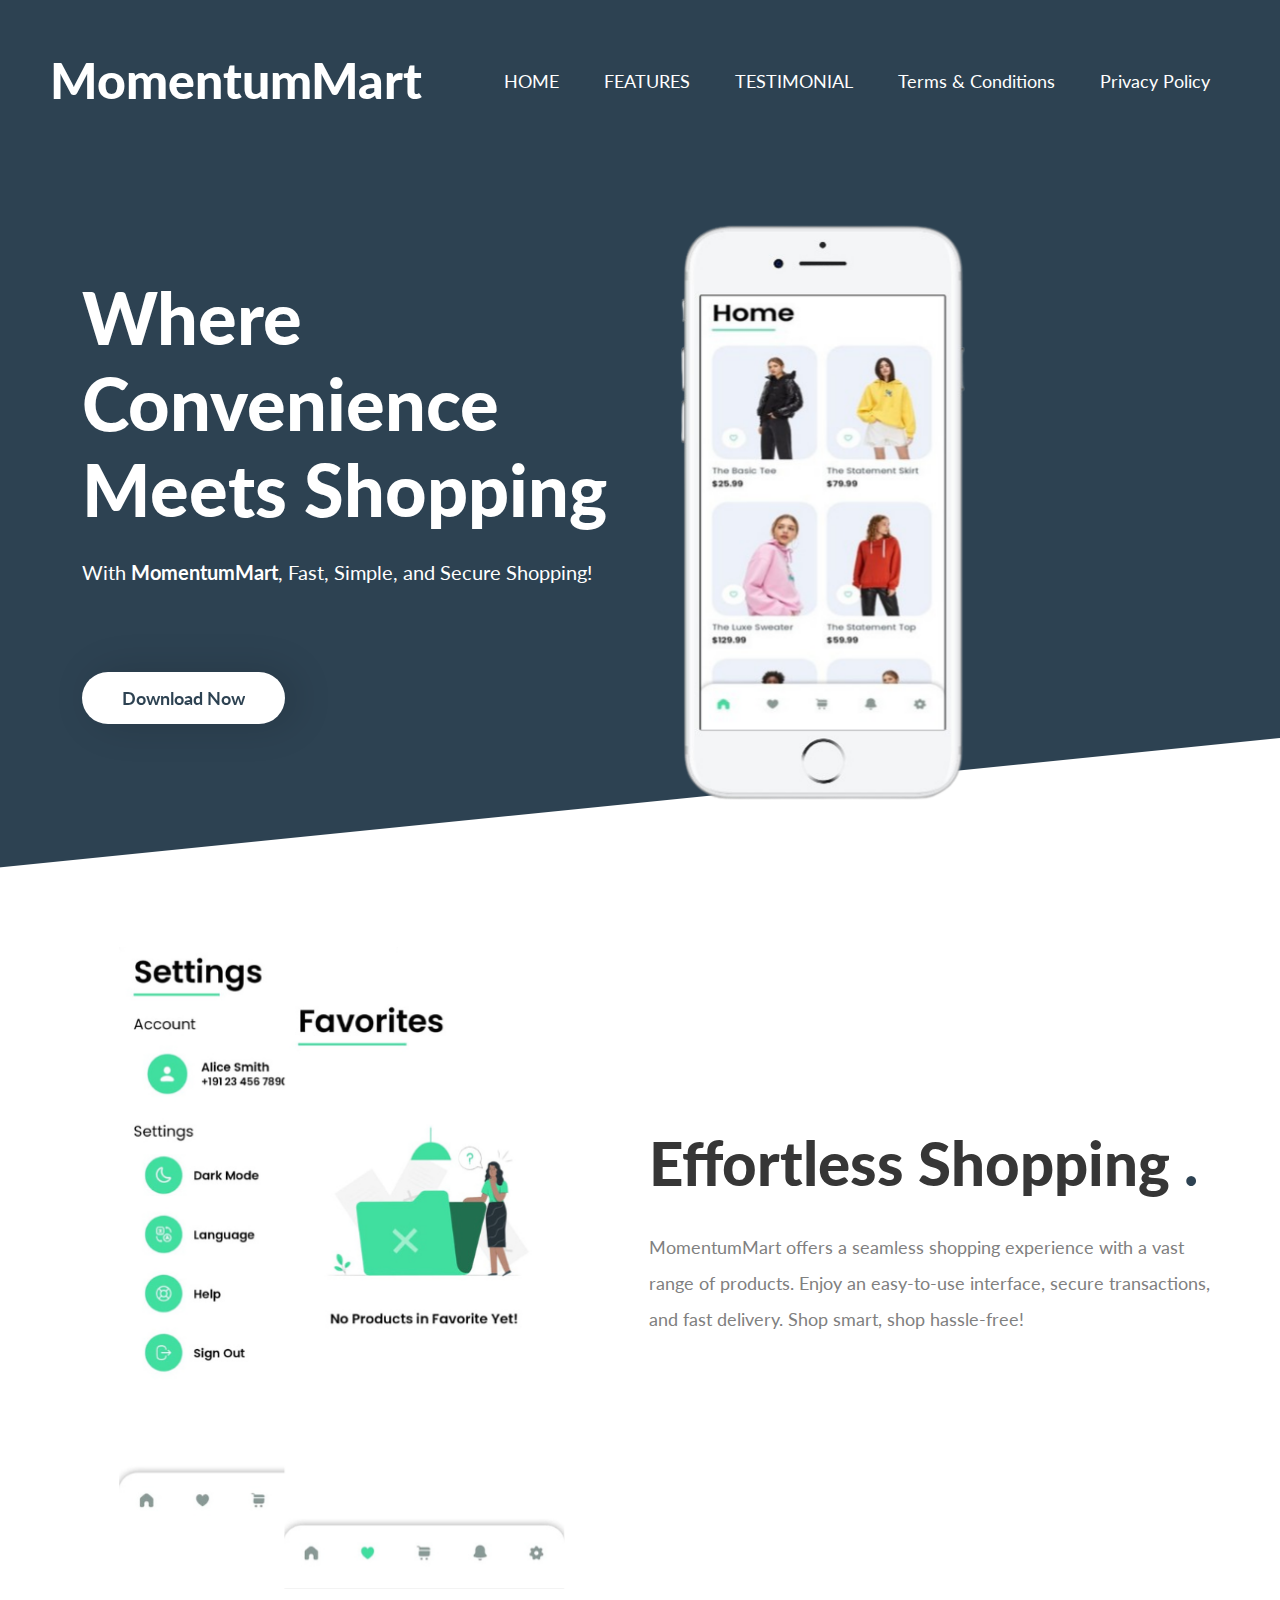
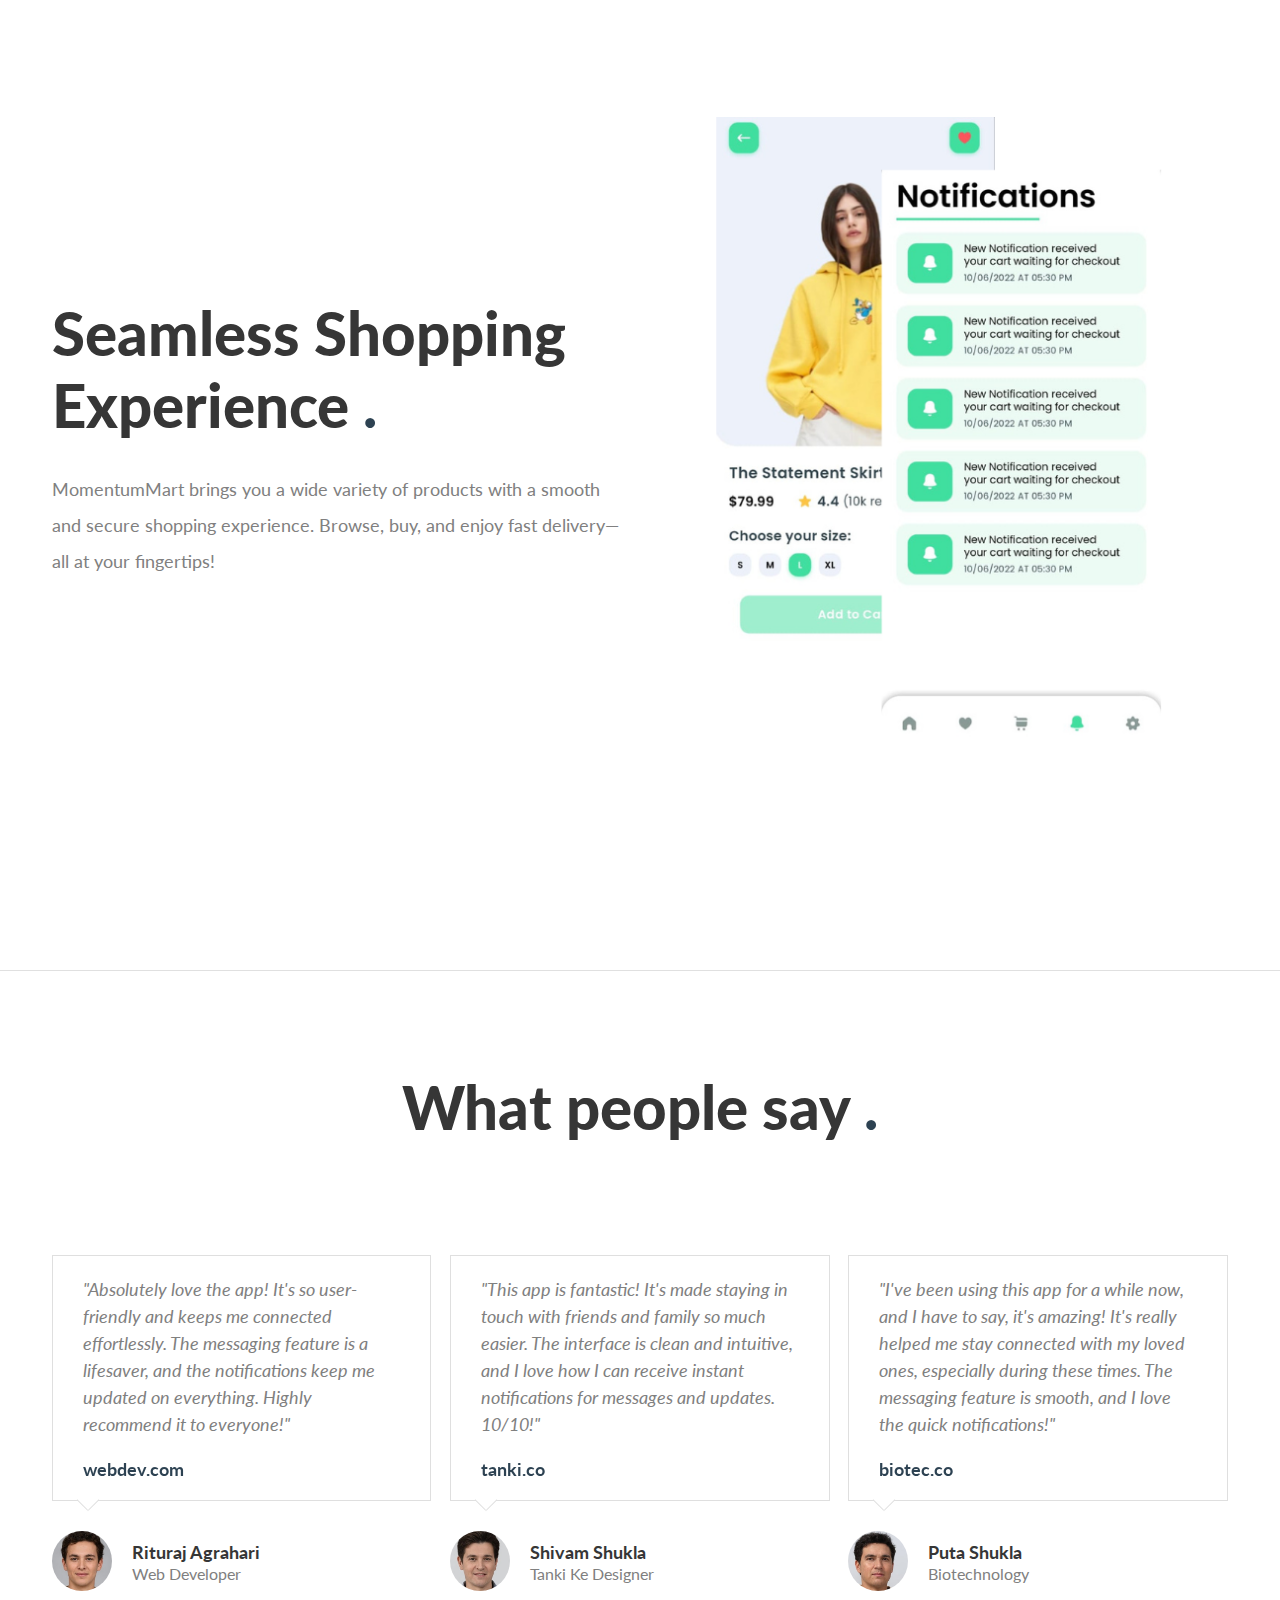
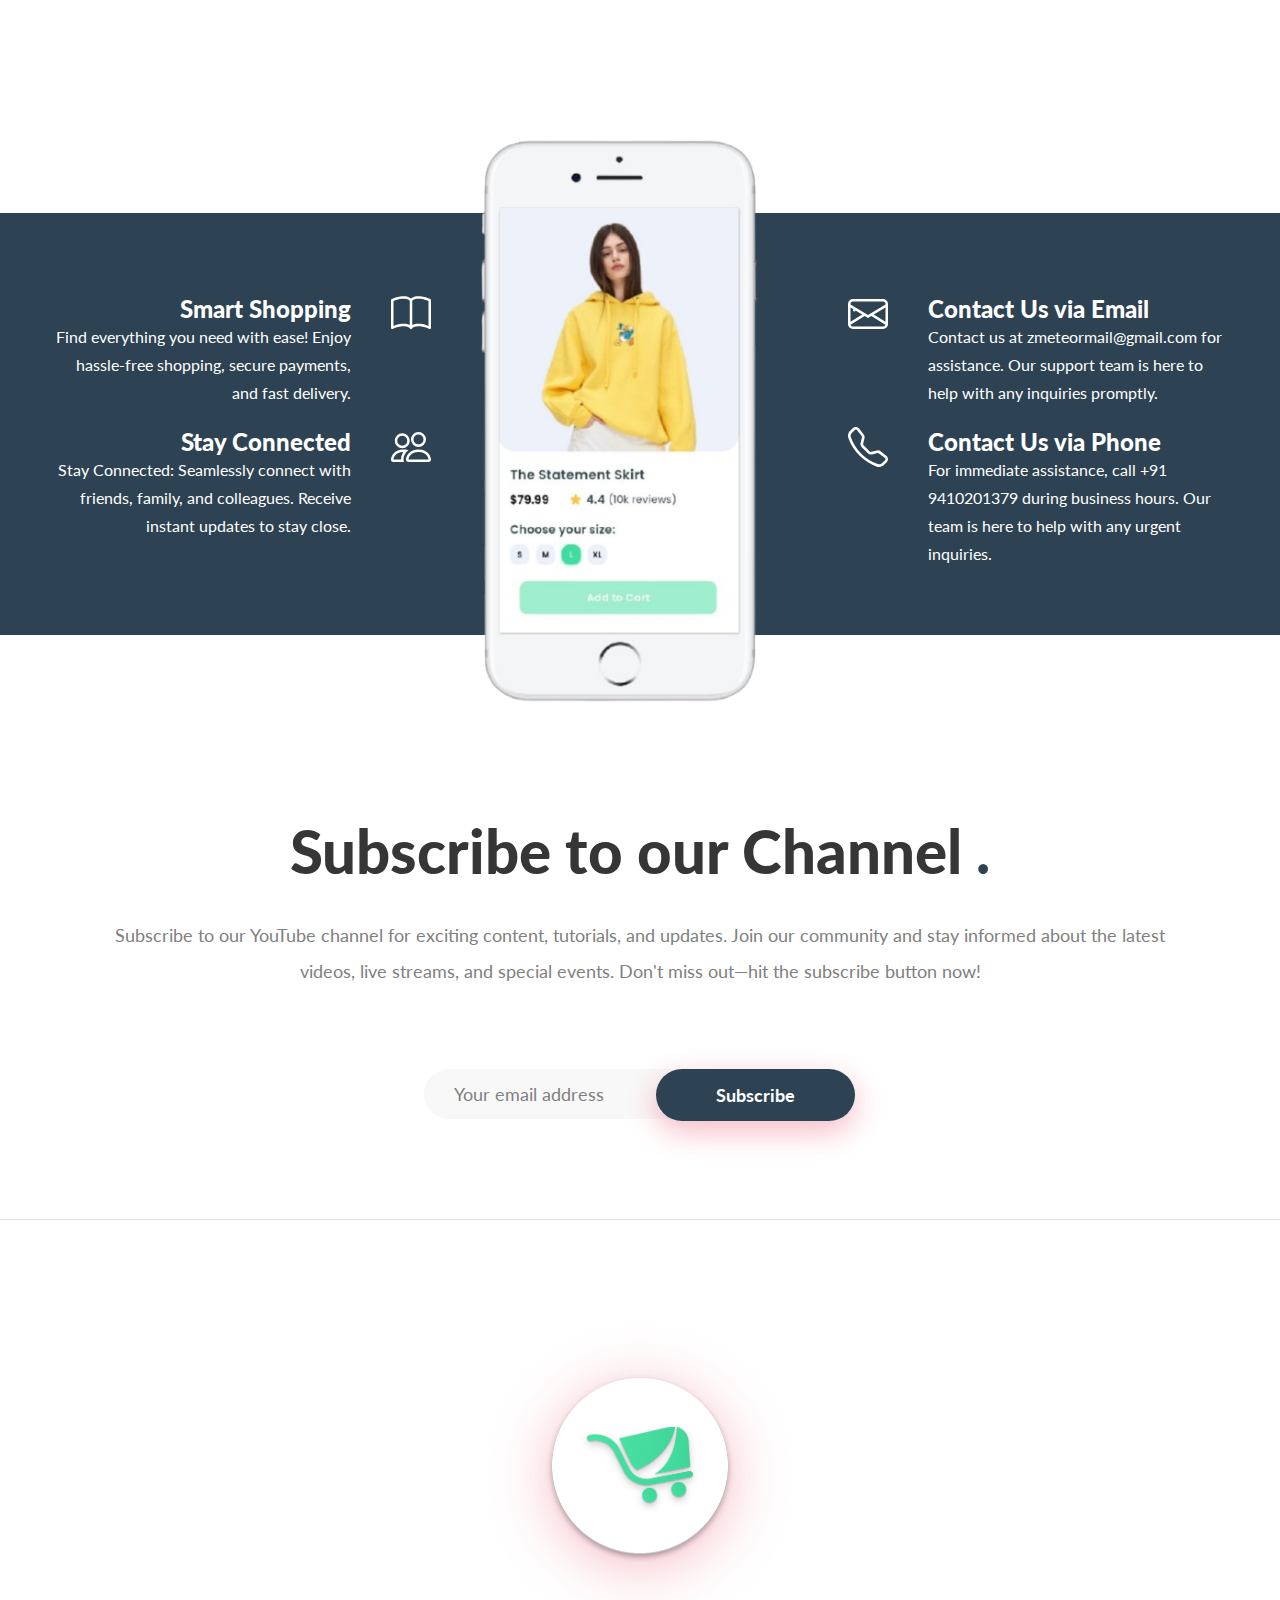
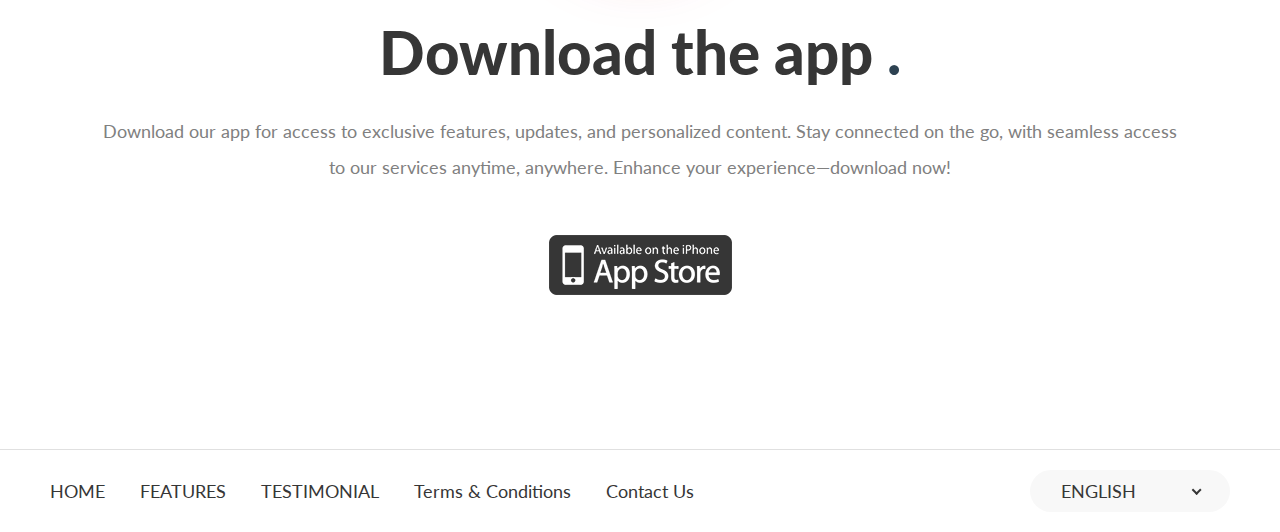
<file: index.html>
<!DOCTYPE html>
<html lang="en">
  <head>
    <meta charset="UTF-8" />
    <meta name="viewport" content="width=device-width, initial-scale=1.0" />
    <title>MomentumMart</title>
    <!-- Where Convenience Meets Shopping -->

    <!-- Favicon -->

    <link
      rel="apple-touch-icon"
      sizes="180x180"
      href="images/favicon/apple-touch-icon.png"
    />
    <link
      rel="icon"
      type="image/png"
      sizes="32x32"
      href="images/favicon/favicon-32x32.png"
    />
    <link
      rel="icon"
      type="image/png"
      sizes="16x16"
      href="images/favicon/favicon-16x16.png"
    />
    <link rel="manifest" href="images/favicon/site.webmanifest" />
    <link
      rel="mask-icon"
      href="images/favicon/safari-pinned-tab.svg"
      color="#5bbad5"
    />
    <link rel="shortcut icon" href="images/favicon/favicon.ico" />
    <meta name="msapplication-TileColor" content="#da532c" />
    <meta
      name="msapplication-config"
      content="images/favicon/browserconfig.xml"
    />
    <meta name="theme-color" content="#ffffff" />

    <!-- End: Favicon -->

    <!-- Required Social Preview MetaTags -->

    <!-- Primary Meta Tags -->
    <meta name="title" content="MomentumMart Landing Page — Effortless Shopping." />
    <meta
      name="description"
      content="Where Convenience Meets Shopping"
    />

    <!-- Open Graph / Facebook -->
    <meta property="og:type" content="website" />
    <meta property="og:url" content="https://meemanshoo007.github.io/MomentumMart/" />
    <meta
      property="og:title"
      content="MomentumMart Landing Page — Effortless Shopping."
    />
    <meta
      property="og:description"
      content="Where Convenience Meets Shopping"
    />
    <meta property="og:image" content="images/preview.png" />

    <!-- Twitter -->
    <meta property="twitter:card" content="summary_large_image" />
    <meta
      property="twitter:url"
      content="https://meemanshoo007.github.io/MomentumMart/"
    />
    <meta
      property="twitter:title"
      content="MomentumMart Landing Page — Effortless Shopping"
    />
    <meta
      property="twitter:description"
      content="Where Convenience Meets Shopping."
    />
    <meta property="twitter:image" content="images/preview.png" />

    <!-- End of Required Social Preview MetaTags -->

    <!-- LATO — Google Font -->
    <link
      href="https://fonts.googleapis.com/css2?family=Lato:ital,wght@0,400;0,700;0,900;1,400&display=swap"
      rel="stylesheet"
    />
    <!-- End: LATO — Google Font -->

    <!-- Main CSS File -->
    <link rel="stylesheet" href="css/styles.css" />
    <link rel="stylesheet" href="css/grid.css" />
    <!-- End: Main CSS File -->
  </head>
  <body>
    <!-- Preloader -->
    <div class="preloader">
      <div class="loader"></div>
    </div>
    <!-- Preloader End -->
    <!-- Header Section -->
    <header id="home">
      <nav>
        <div class="navbar-logo">
          <a href="#" class="logo">MomentumMart</a>
        </div>
        <div id="navbar">
          <ul>
            <li><a href="#home">HOME</a></li>
            <li><a href="#features">FEATURES</a></li>
            <li><a href="#testimonial">TESTIMONIAL</a></li>
            <li><a href="pages/Terms_And_Condition/terms_condition.html" target="_blank">Terms & Conditions</a></li>
            <li><a href="pages/Privacy Policy/privacy_policy.html" target="_blank">Privacy Policy</a></li>
          </ul>
        </div>
        <div id="mobileNav">
          <span onclick="openNav()">&#9776;</span>
        </div>
        <div id="myNav" class="mobileNavOverlay">
          <div class="overlay-content">
            <a href="javascript:void()" class="close-btn" onclick="closeNav()"
              >&times;</a
            >
            <a href="#home" onclick="closeNav()">HOME</a>
            <a href="#features" onclick="closeNav()">FEATURES</a>
            <a href="#testimonial" onclick="closeNav()">TESTIMONIAL</a>
            <a href="pages/Terms_And_Condition/terms_condition.html" target="_blank" onclick="closeNav()">Terms and Conditions</a>
            <a href="pages/Privacy Policy/privacy_policy.html" target="_blank" onclick="closeNav()">Privacy Policy</a>
          </div>
        </div>
      </nav>
      <div id="hero">
        <div class="row">
          <div class="col span_1_of_2">
            <div class="hero-description">
              <h1>
                Where Convenience <br />
                Meets Shopping
              </h1>
               
              <p>
                With <span class="bold-text">MomentumMart</span>, Fast, Simple, and Secure Shopping!
              </p>

              <a href="#download" class="btn"
                ><span class="download-btn"> Download Now</span></a
              >
            </div>
          </div>
          <div class="col span_1_of_2">
            <img class="hero-img" src="images/1.png" alt="" />
          </div>
        </div>
      </div>
      <div class="shape-divider">
        <div class="custom-shape-divider-bottom-1603385849">
          <svg
            data-name="Layer 1"
            xmlns="http://www.w3.org/2000/svg"
            viewBox="0 0 1200 120"
            preserveAspectRatio="none"
          >
            <path
              d="M1200 120L0 16.48 0 0 1200 0 1200 120z"
              class="shape-fill"
            ></path>
          </svg>
        </div>
      </div>
      <button onclick="topFunction()" id="scrollUp" title="Go to top">
        <svg
          width="1.5rem"
          height="1.5rem"
          viewBox="0 0 16 16"
          class="bi bi-arrow-up"
          fill="currentColor"
          xmlns="http://www.w3.org/2000/svg"
        >
          <path
            fill-rule="evenodd"
            d="M8 15a.5.5 0 0 0 .5-.5V2.707l3.146 3.147a.5.5 0 0 0 .708-.708l-4-4a.5.5 0 0 0-.708 0l-4 4a.5.5 0 1 0 .708.708L7.5 2.707V14.5a.5.5 0 0 0 .5.5z"
          />
        </svg>
      </button>
    </header>
    <!-- End: Header Section -->

    <!-- Features Section -->
    <section id="features">
      <div class="row">
        <div class="col span_1_of_2">
          <div class="features-images">
            <img class="features_1" src="images/features1.png" alt="" />
          </div>
        </div>
        <div class="col span_1_of_2">
          <div class="section-description features-description col1">
            <h2 class="stylish_heading">
              Effortless Shopping <span class="red_dot">.</span>
            </h2>
            <p class="little-description">
              MomentumMart offers a seamless shopping experience with a vast range of products. Enjoy an easy-to-use interface, secure transactions, and fast delivery. Shop smart, shop hassle-free!
            </p>
          </div>
        </div>
      </div>
      <div class="row second-features-row">
        <div class="col span_1_of_2">
          <div class="section-description features-description">
            <h2 class="stylish_heading">
              Seamless Shopping Experience  <span class="red_dot">.</span>
            </h2>
            <p class="little-description">
              MomentumMart brings you a wide variety of products with a smooth and secure shopping experience. Browse, buy, and enjoy fast delivery—all at your fingertips!
            </p>
          </div>
        </div>
        <div class="col span_1_of_2">
          <div class="features-images">
            <img class="features_3" src="images/features2.png" alt="" />
          </div>
        </div>
      </div>
    </section>
    <!-- End: Features Section -->

    <!-- Testimonial Section -->
    <section id="testimonial">
      <h2 class="stylish_heading">
        What people say <span class="red_dot">.</span>
      </h2>
      <div class="row">
        <div class="col span_1_of_3">
          <div class="bubble">
            <p class="message">
              "Absolutely love the app! It's so user-friendly and keeps me connected effortlessly. The messaging feature is a lifesaver, and the notifications keep me updated on everything. Highly recommend it to everyone!"
            </p>
            <span class="company-name">webdev.com</span>
          </div>
          <div class="client-info">
            <img class="avatar" src="images/avatar1.jpg" alt="" />
            <div class="name">
              <h4>Rituraj Agrahari</h4>
              <p class="role">Web Developer</p>
            </div>
          </div>
        </div>
        <div class="col span_1_of_3">
          <div class="bubble">
            <p class="message">
              "This app is fantastic! It's made staying in touch with friends and family so much easier. The interface is clean and intuitive, and I love how I can receive instant notifications for messages and updates. 10/10!"
            </p>
            <span class="company-name">tanki.co</span>
          </div>
          <div class="client-info">
            <img class="avatar" src="images/avatar2.jpg" alt="" />
            <div class="name">
              <h4>Shivam Shukla</h4>
              <p class="role">Tanki Ke Designer</p>
            </div>
          </div>
        </div>
        <div class="col span_1_of_3">
          <div class="bubble">
            <p class="message">
              "I've been using this app for a while now, and I have to say, it's amazing! It's really helped me stay connected with my loved ones, especially during these times. The messaging feature is smooth, and I love the quick notifications!"
            </p>
            <span class="company-name">biotec.co</span>
          </div>
          <div class="client-info">
            <img class="avatar" src="images/avatar3.jpg" alt="" />
            <div class="name">
              <h4>Puta Shukla</h4>
              <p class="role">Biotechnology</p>
            </div>
          </div>
        </div>
      </div>
    </section>
    <!-- End: Testimonial Section -->

    <!-- How To Section -->
    <section id="howto">
      <div class="row">
        <div class="col span_1_of_3 first-col">
          <div class="first-item">
            <div class="item-description">
              <h4>Smart Shopping</h4>
              <p>
                Find everything you need with ease! Enjoy hassle-free shopping, secure payments, and fast delivery.
              </p>
            </div>
            <div class="item-icon1">
              <svg
                width="2.5rem"
                height="2.5rem"
                viewBox="0 0 16 16"
                class="bi bi-chat-dots"
                fill="currentColor"
                xmlns="http://www.w3.org/2000/svg"
              >
              <path d="M1 2.828c.885-.37 2.154-.769 3.388-.893 1.33-.134 2.458.063 3.112.752v9.746c-.935-.53-2.12-.603-3.213-.493-1.18.12-2.37.461-3.287.811zm7.5-.141c.654-.689 1.782-.886 3.112-.752 1.234.124 2.503.523 3.388.893v9.923c-.918-.35-2.107-.692-3.287-.81-1.094-.111-2.278-.039-3.213.492zM8 1.783C7.015.936 5.587.81 4.287.94c-1.514.153-3.042.672-3.994 1.105A.5.5 0 0 0 0 2.5v11a.5.5 0 0 0 .707.455c.882-.4 2.303-.881 3.68-1.02 1.409-.142 2.59.087 3.223.877a.5.5 0 0 0 .78 0c.633-.79 1.814-1.019 3.222-.877 1.378.139 2.8.62 3.681 1.02A.5.5 0 0 0 16 13.5v-11a.5.5 0 0 0-.293-.455c-.952-.433-2.48-.952-3.994-1.105C10.413.809 8.985.936 8 1.783"/>
              </svg>
            </div>
          </div>
          <div class="first-item">
            <div class="item-description">
              <h4>Stay Connected</h4>
              <p>
                Stay Connected: Seamlessly connect with friends, family, and colleagues. Receive instant updates to stay close.
              </p>
            </div>
            <div class="item-icon1">
              <svg
                width="2.5rem"
                height="2.5rem"
                viewBox="0 0 16 16"
                class="bi bi-telephone-outbound"
                fill="currentColor"
                xmlns="http://www.w3.org/2000/svg"
              >
              <path d="M15 14s1 0 1-1-1-4-5-4-5 3-5 4 1 1 1 1zm-7.978-1L7 12.996c.001-.264.167-1.03.76-1.72C8.312 10.629 9.282 10 11 10c1.717 0 2.687.63 3.24 1.276.593.69.758 1.457.76 1.72l-.008.002-.014.002zM11 7a2 2 0 1 0 0-4 2 2 0 0 0 0 4m3-2a3 3 0 1 1-6 0 3 3 0 0 1 6 0M6.936 9.28a6 6 0 0 0-1.23-.247A7 7 0 0 0 5 9c-4 0-5 3-5 4q0 1 1 1h4.216A2.24 2.24 0 0 1 5 13c0-1.01.377-2.042 1.09-2.904.243-.294.526-.569.846-.816M4.92 10A5.5 5.5 0 0 0 4 13H1c0-.26.164-1.03.76-1.724.545-.636 1.492-1.256 3.16-1.275ZM1.5 5.5a3 3 0 1 1 6 0 3 3 0 0 1-6 0m3-2a2 2 0 1 0 0 4 2 2 0 0 0 0-4"/>
              </svg>
            </div>
          </div>
        </div>
        <div class="col span_1_of_3 second-col">
          <img class="big_image" src="images/2.png" alt="" />
        </div>
        <div class="col span_1_of_3 third-col">
          <div class="last-item">
            <div class="item-icon2">

              <svg
                width="2.5rem"
                height="2.5rem"
                viewBox="0 0 16 16"
                class="bi bi-camera"
                fill="currentColor"
                xmlns="http://www.w3.org/2000/svg"
              >
              <path d="M0 4a2 2 0 0 1 2-2h12a2 2 0 0 1 2 2v8a2 2 0 0 1-2 2H2a2 2 0 0 1-2-2zm2-1a1 1 0 0 0-1 1v.217l7 4.2 7-4.2V4a1 1 0 0 0-1-1zm13 2.383-4.708 2.825L15 11.105zm-.034 6.876-5.64-3.471L8 9.583l-1.326-.795-5.64 3.47A1 1 0 0 0 2 13h12a1 1 0 0 0 .966-.741M1 11.105l4.708-2.897L1 5.383z"/>
                <path d="M3 6.5a.5.5 0 1 1-1 0 .5.5 0 0 1 1 0z" />
              </svg>
            </div>
            <div class="item-description">
              <h4>Contact Us via Email</h4>
              <p>
                Contact us at zmeteormail@gmail.com for assistance. Our support team is here to help with any inquiries promptly.
              </p>
            </div>
          </div>
          <div class="last-item">
            <div class="item-icon2">
              <svg
                width="2.5rem"
                height="2.5rem"
                viewBox="0 0 16 16"
                class="bi bi-camera-video"
                fill="currentColor"
                xmlns="http://www.w3.org/2000/svg"
              >
              <path d="M3.654 1.328a.678.678 0 0 0-1.015-.063L1.605 2.3c-.483.484-.661 1.169-.45 1.77a17.6 17.6 0 0 0 4.168 6.608 17.6 17.6 0 0 0 6.608 4.168c.601.211 1.286.033 1.77-.45l1.034-1.034a.678.678 0 0 0-.063-1.015l-2.307-1.794a.68.68 0 0 0-.58-.122l-2.19.547a1.75 1.75 0 0 1-1.657-.459L5.482 8.062a1.75 1.75 0 0 1-.46-1.657l.548-2.19a.68.68 0 0 0-.122-.58zM1.884.511a1.745 1.745 0 0 1 2.612.163L6.29 2.98c.329.423.445.974.315 1.494l-.547 2.19a.68.68 0 0 0 .178.643l2.457 2.457a.68.68 0 0 0 .644.178l2.189-.547a1.75 1.75 0 0 1 1.494.315l2.306 1.794c.829.645.905 1.87.163 2.611l-1.034 1.034c-.74.74-1.846 1.065-2.877.702a18.6 18.6 0 0 1-7.01-4.42 18.6 18.6 0 0 1-4.42-7.009c-.362-1.03-.037-2.137.703-2.877z"/>
              </svg>
            </div>
            <div class="item-description">
              <h4>Contact Us via Phone</h4>
              <p>
                For immediate assistance, call +91 9410201379 during business hours. Our team is here to help with any urgent inquiries.
              </p>
            </div>
          </div>
        </div>
      </div>
    </section>
    <!-- End: How To Section -->

    <!-- Subscribe Section -->
    <section id="subscribe">
      <div class="row">
        <h2 class="stylish_heading">
          Subscribe to our Channel <span class="red_dot">.</span>
        </h2>
        <p class="">
         
Subscribe to our YouTube channel for exciting content, tutorials, and updates. Join our community and stay informed about the latest videos, live streams, and special events. Don't miss out—hit the subscribe button now!
        </p>
      </div>
      <div class="subscribe-form">
        <input
          class="form-input"
          type="email"
          placeholder="Your email address"
          required
        />
        <input type="submit" class="btn subscribe-btn" value="Subscribe" />
      </div>
    </section>
    <!-- End: Subscribe Section -->

    <!-- Download The App Section -->
    <section id="download">
      <div class="row">
        <img class="app-logo" src="images/app_logo.png" alt="" />
        <h2 class="stylish_heading">
          Download the app <span class="red_dot">.</span>
        </h2>
        <p class="">
          Download our app for access to exclusive features, updates, and personalized content. Stay connected on the go, with seamless access to our services anytime, anywhere. Enhance your experience—download now!
        </p>

        <a href="javascript:void()">
          <img src="images/appstore.png" alt=""
        /></a>
      </div>
    </section>
    <!-- End: Download The App Section -->

    <!-- Footer Section -->
    <section id="footer">
      <div class="links">
        <ul>
          <li><a href="#home">HOME</a></li>
          <li><a href="#features">FEATURES</a></li>
          <li><a href="#testimonial">TESTIMONIAL</a></li>
          <li><a href="pages/Terms_And_Condition/terms_condition.html" target="_blank">Terms & Conditions</a></li>
          <li><a href="pages/payment_gateway/cashfee/contact_us.html" target="_blank">Contact Us</a></li>
        </ul>
      </div>
      <div class="language-option">
        <select name="Languages">
          <option value="English" selected>ENGLISH</option>
          <option value="বাংলা">বাংলা</option>
          <option value="हिन्दी">हिन्दी</option>
        </select>
      </div>
    </section>
    <!-- End: Footer Section -->

    <!-- Required JavaScript Files & CDN -->
    <!-- JQuery CDN -->
    <script src="https://ajax.googleapis.com/ajax/libs/jquery/3.5.1/jquery.min.js"></script>

    <!-- Main JS Files -->
    <script src="js/essential.js"></script>
    <script src="js/jquery.nice-select.min.js"></script>
    <script src="js/main.js"></script>
  </body>
</html>
</file>
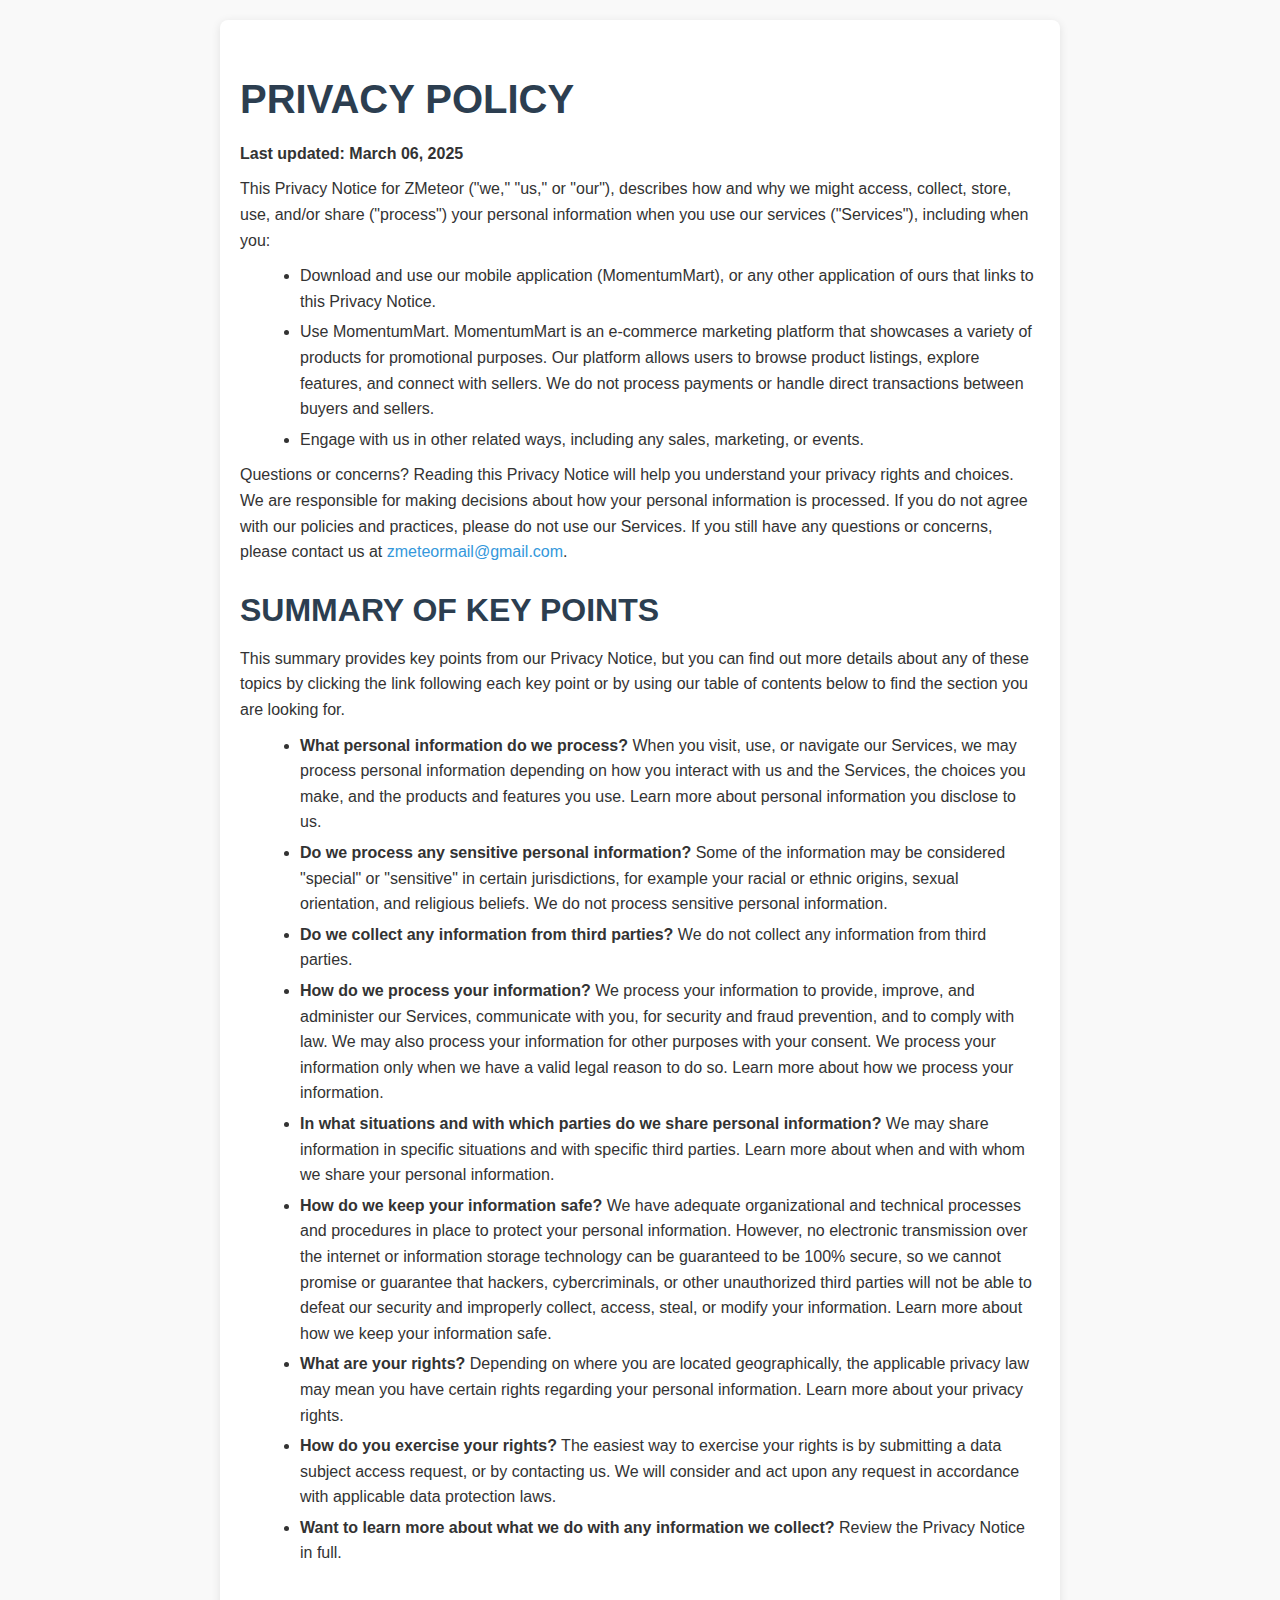
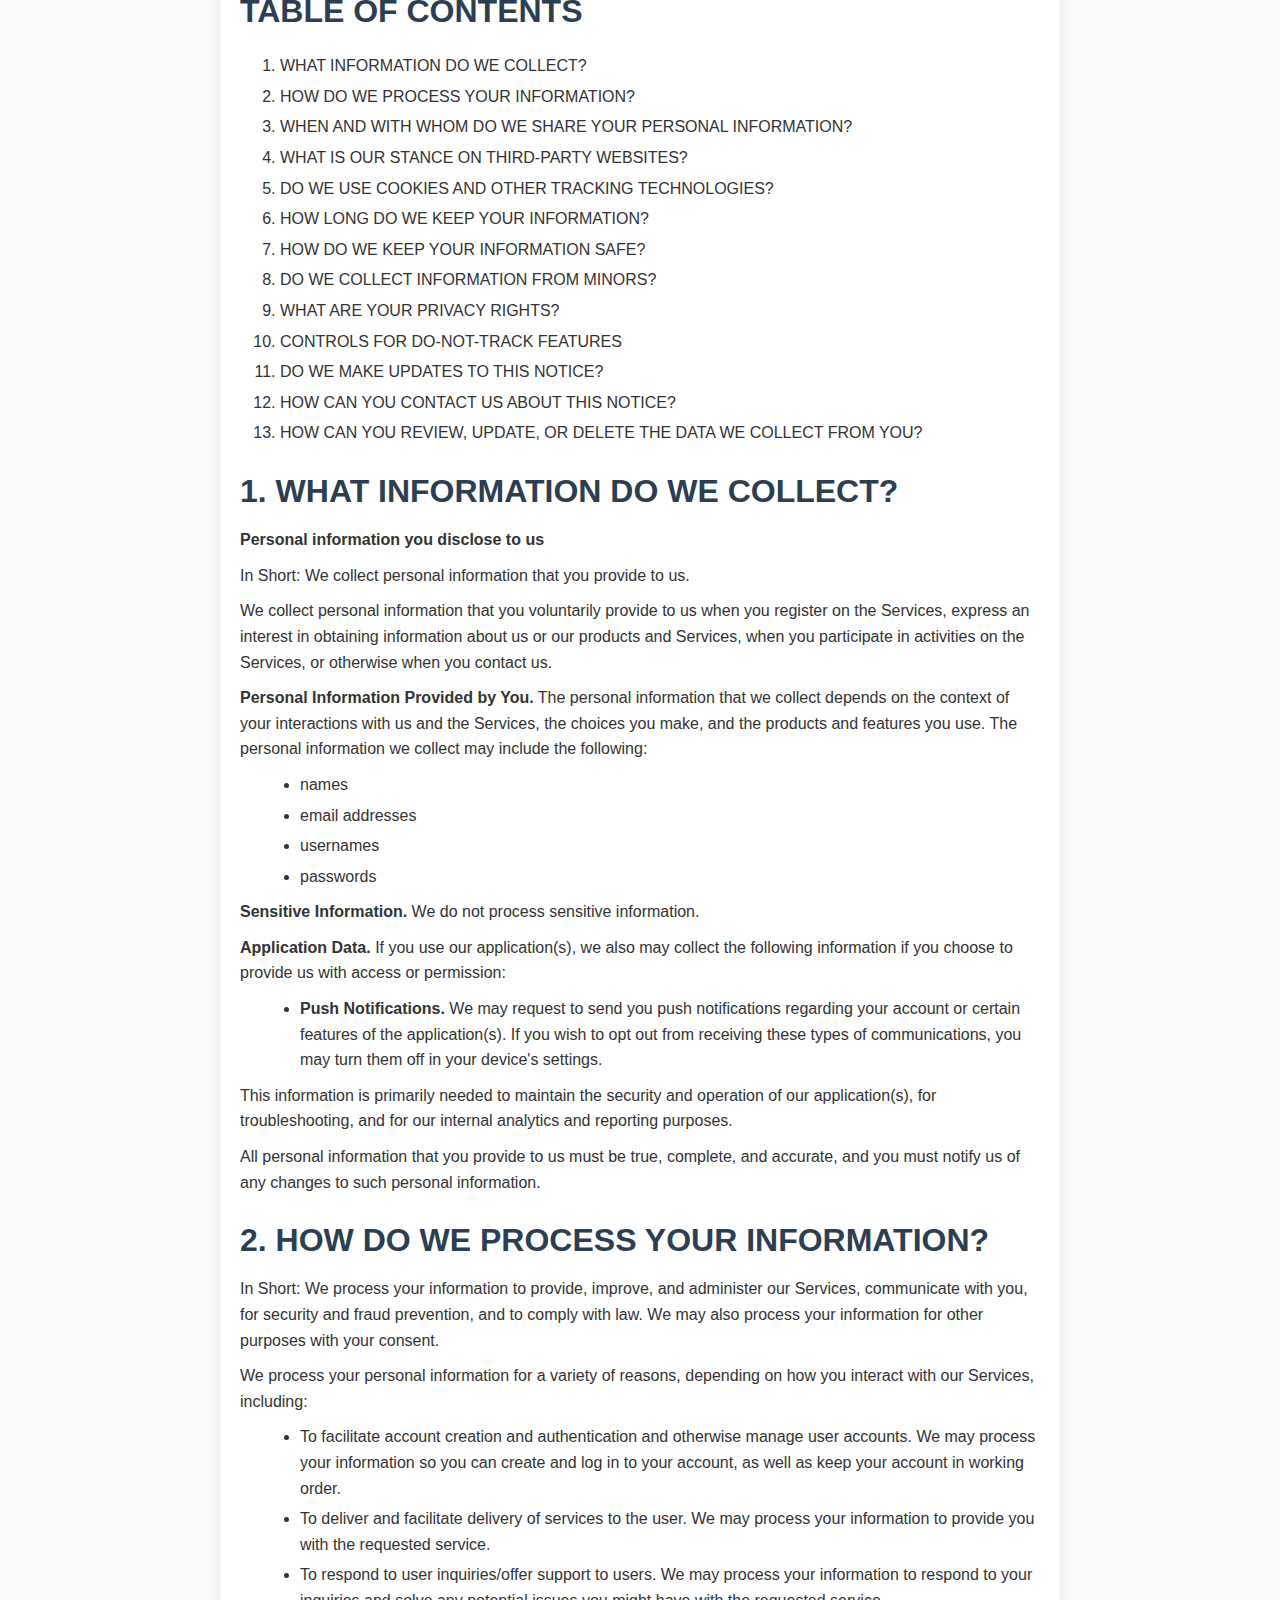
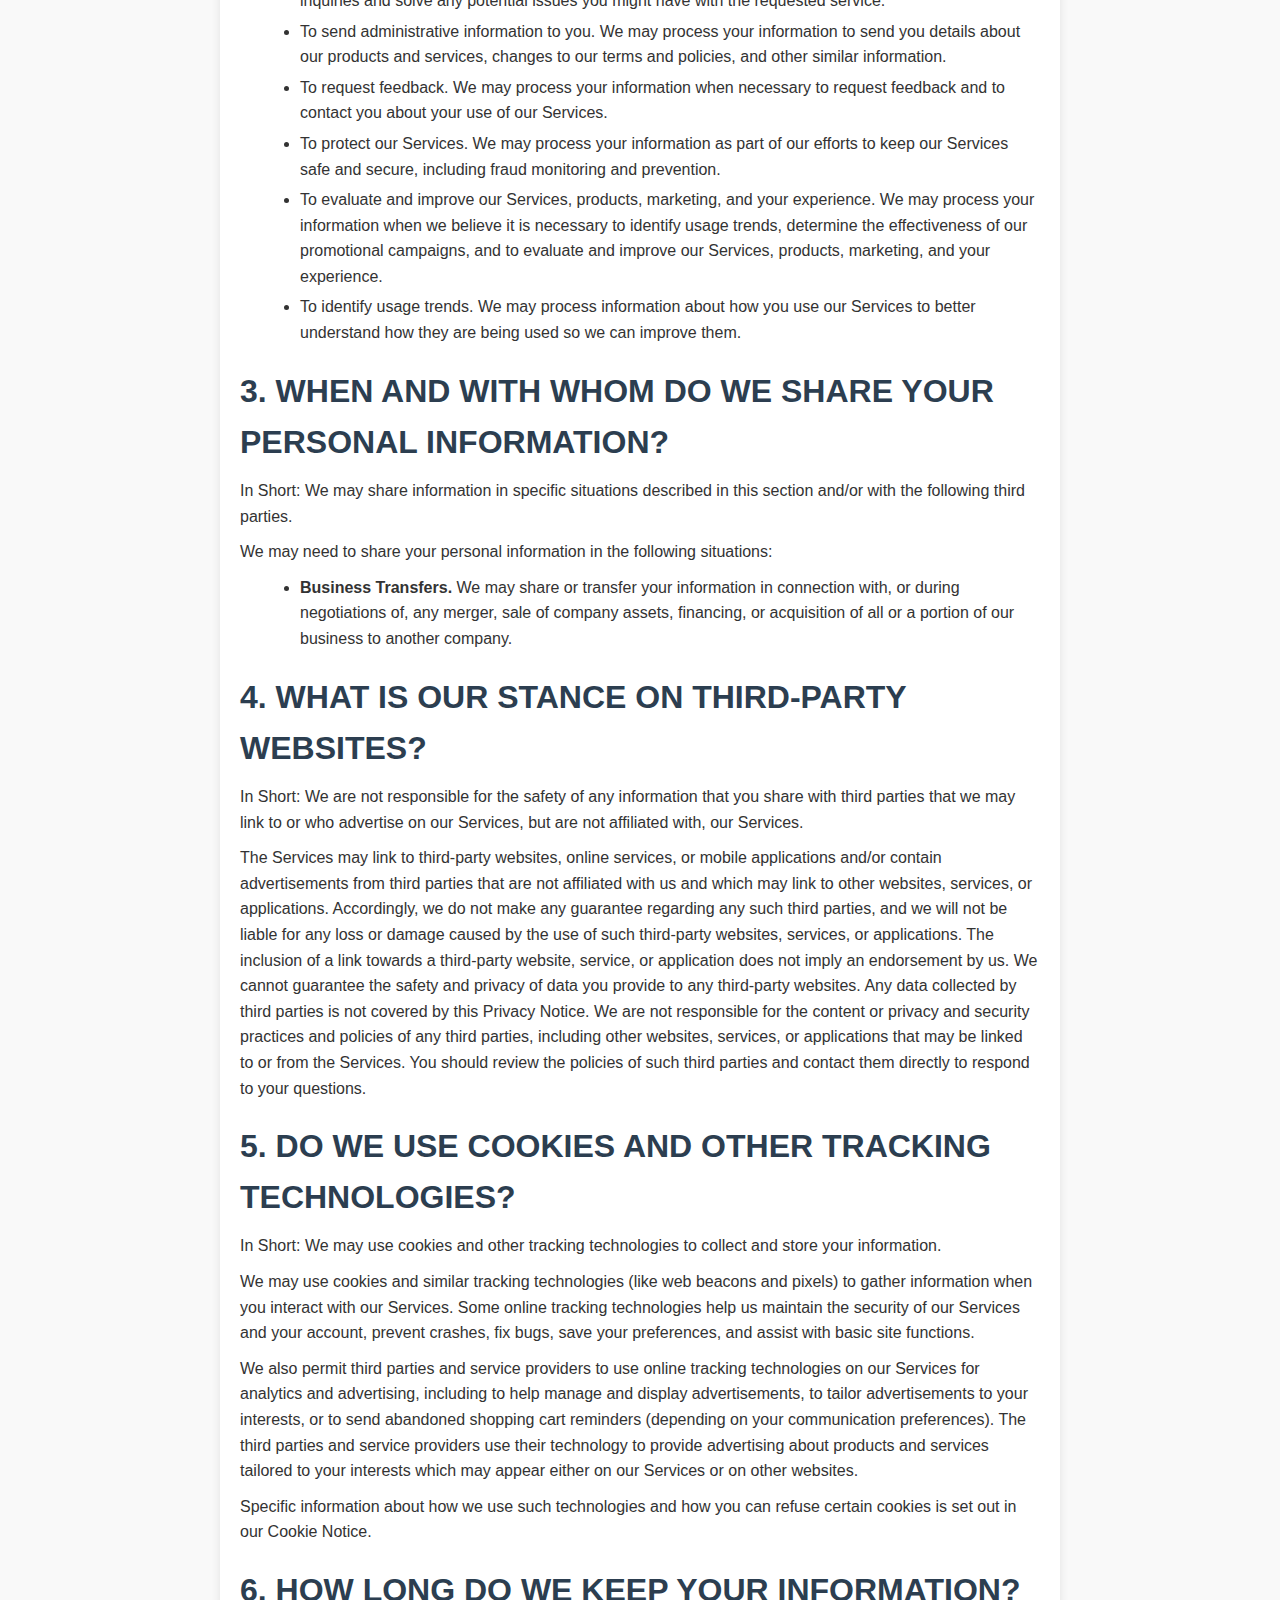
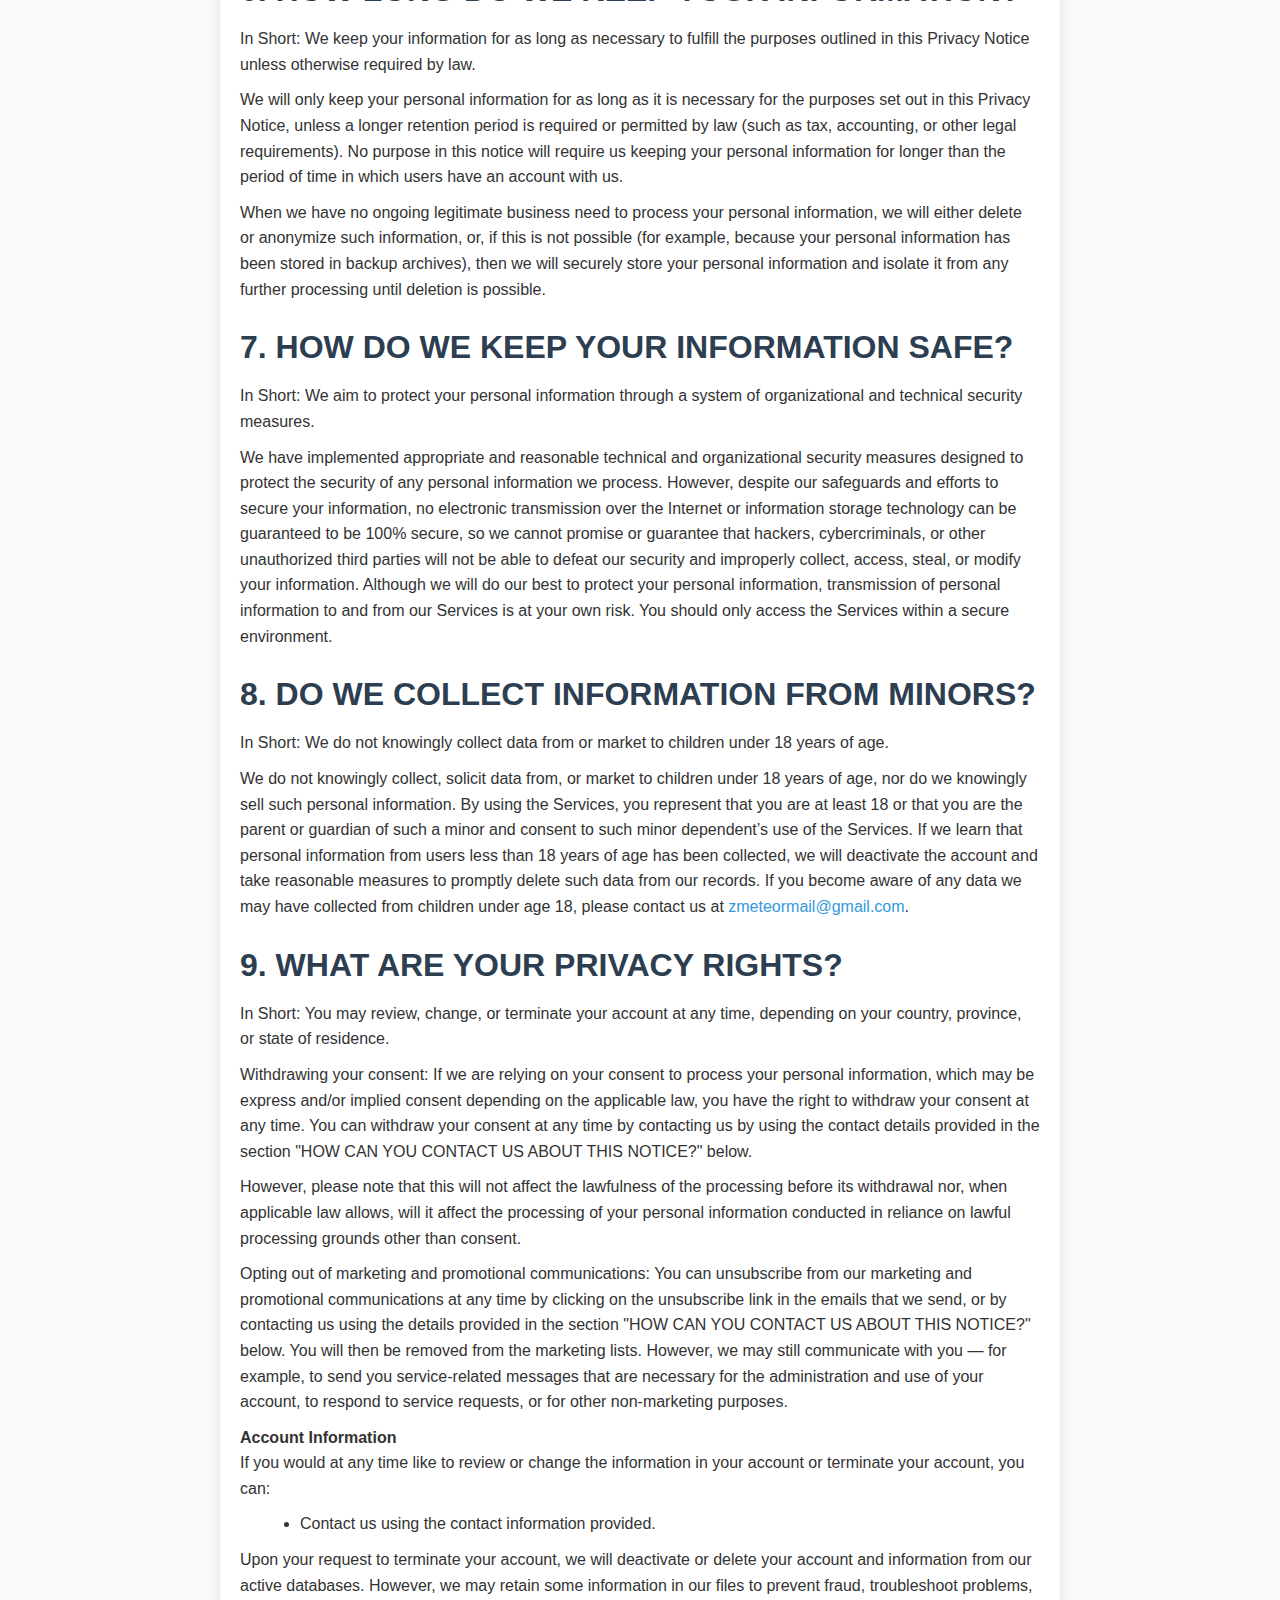
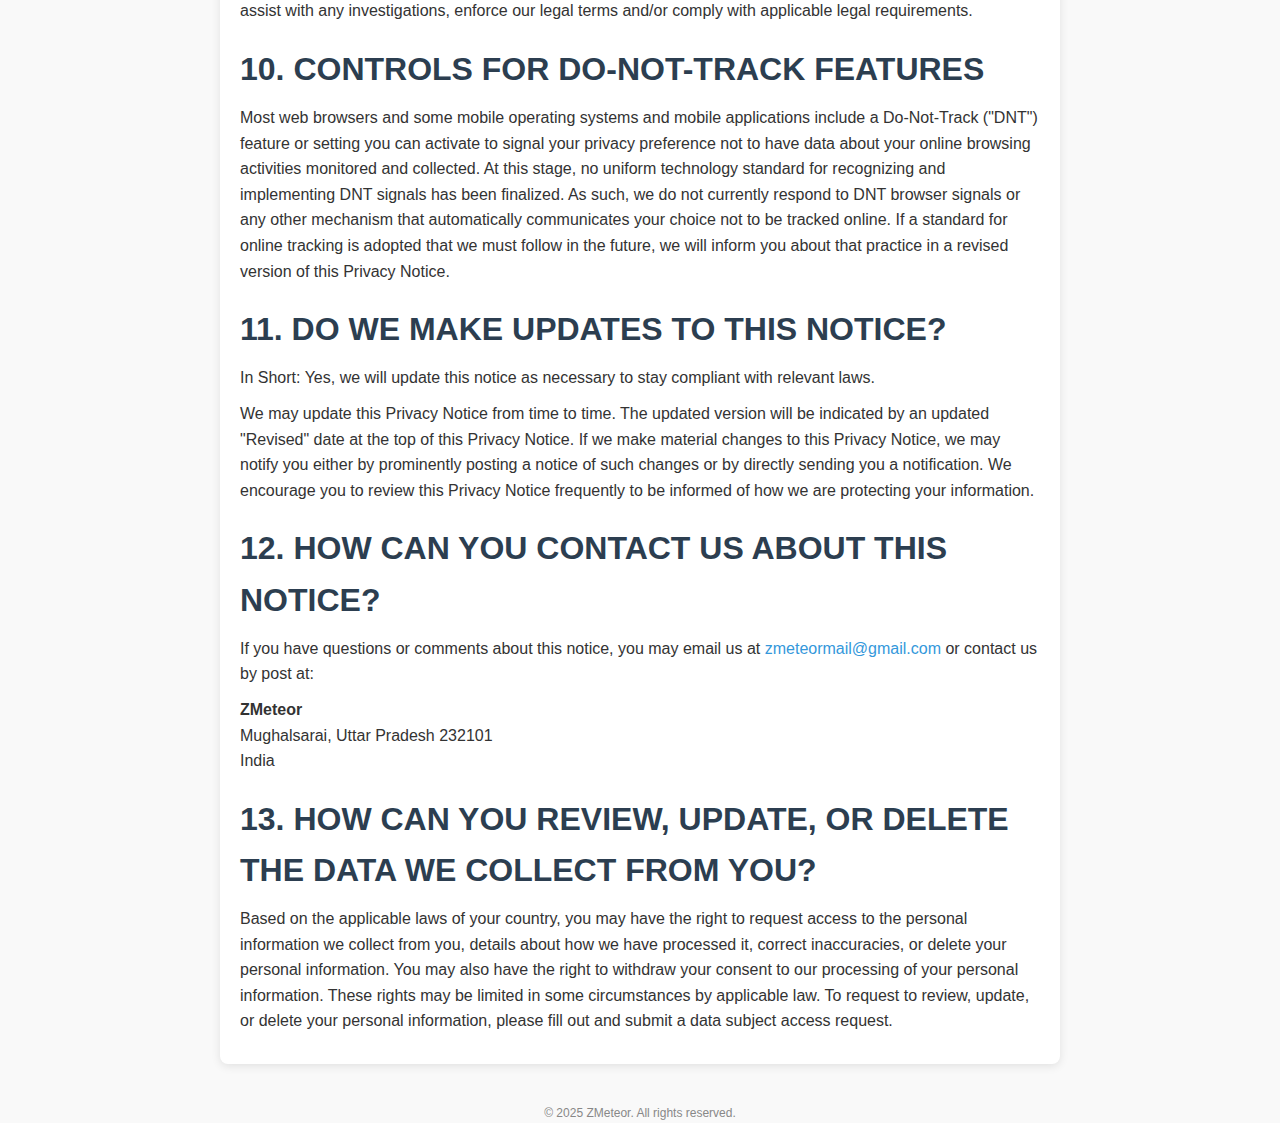
<file: pages/Privacy Policy/privacy_policy.html>
<!DOCTYPE html>
<html lang="en">
<head>
    <meta charset="UTF-8">
    <meta name="viewport" content="width=device-width, initial-scale=1.0">
    <title>Privacy Policy</title>
    <style>
        body {
            font-family: Arial, sans-serif;
            line-height: 1.6;
            margin: 0;
            padding: 0;
            background-color: #f9f9f9;
            color: #333;
        }
        .container {
            max-width: 800px;
            margin: 20px auto;
            padding: 20px;
            background: #fff;
            border-radius: 8px;
            box-shadow: 0 2px 10px rgba(0, 0, 0, 0.1);
        }
        h1, h2, h3 {
            color: #2c3e50;
        }
        h1 {
            font-size: 2.5em;
            margin-bottom: 10px;
        }
        h2 {
            font-size: 2em;
            margin-top: 20px;
            margin-bottom: 10px;
        }
        h3 {
            font-size: 1.5em;
            margin-top: 15px;
            margin-bottom: 5px;
        }
        p {
            margin: 10px 0;
        }
        ul {
            margin: 10px 0 10px 20px;
            list-style-type: disc;
        }
        li {
            margin: 5px 0;
        }
        .footer {
            text-align: center;
            margin-top: 40px;
            font-size: 12px;
            color: #888;
        }
        a {
            color: #3498db;
            text-decoration: none;
        }
        a:hover {
            text-decoration: underline;
        }
    </style>
</head>
<body>
    <div class="container">
        <h1>PRIVACY POLICY</h1>
        <p><strong>Last updated: March 06, 2025</strong></p>

        <p>This Privacy Notice for ZMeteor ("we," "us," or "our"), describes how and why we might access, collect, store, use, and/or share ("process") your personal information when you use our services ("Services"), including when you:</p>
        <ul>
            <li>Download and use our mobile application (MomentumMart), or any other application of ours that links to this Privacy Notice.</li>
            <li>Use MomentumMart. MomentumMart is an e-commerce marketing platform that showcases a variety of products for promotional purposes. Our platform allows users to browse product listings, explore features, and connect with sellers. We do not process payments or handle direct transactions between buyers and sellers.</li>
            <li>Engage with us in other related ways, including any sales, marketing, or events.</li>
        </ul>
        <p>Questions or concerns? Reading this Privacy Notice will help you understand your privacy rights and choices. We are responsible for making decisions about how your personal information is processed. If you do not agree with our policies and practices, please do not use our Services. If you still have any questions or concerns, please contact us at <a href="mailto:zmeteormail@gmail.com">zmeteormail@gmail.com</a>.</p>

        <h2>SUMMARY OF KEY POINTS</h2>
        <p>This summary provides key points from our Privacy Notice, but you can find out more details about any of these topics by clicking the link following each key point or by using our table of contents below to find the section you are looking for.</p>
        <ul>
            <li><strong>What personal information do we process?</strong> When you visit, use, or navigate our Services, we may process personal information depending on how you interact with us and the Services, the choices you make, and the products and features you use. Learn more about personal information you disclose to us.</li>
            <li><strong>Do we process any sensitive personal information?</strong> Some of the information may be considered "special" or "sensitive" in certain jurisdictions, for example your racial or ethnic origins, sexual orientation, and religious beliefs. We do not process sensitive personal information.</li>
            <li><strong>Do we collect any information from third parties?</strong> We do not collect any information from third parties.</li>
            <li><strong>How do we process your information?</strong> We process your information to provide, improve, and administer our Services, communicate with you, for security and fraud prevention, and to comply with law. We may also process your information for other purposes with your consent. We process your information only when we have a valid legal reason to do so. Learn more about how we process your information.</li>
            <li><strong>In what situations and with which parties do we share personal information?</strong> We may share information in specific situations and with specific third parties. Learn more about when and with whom we share your personal information.</li>
            <li><strong>How do we keep your information safe?</strong> We have adequate organizational and technical processes and procedures in place to protect your personal information. However, no electronic transmission over the internet or information storage technology can be guaranteed to be 100% secure, so we cannot promise or guarantee that hackers, cybercriminals, or other unauthorized third parties will not be able to defeat our security and improperly collect, access, steal, or modify your information. Learn more about how we keep your information safe.</li>
            <li><strong>What are your rights?</strong> Depending on where you are located geographically, the applicable privacy law may mean you have certain rights regarding your personal information. Learn more about your privacy rights.</li>
            <li><strong>How do you exercise your rights?</strong> The easiest way to exercise your rights is by submitting a data subject access request, or by contacting us. We will consider and act upon any request in accordance with applicable data protection laws.</li>
            <li><strong>Want to learn more about what we do with any information we collect?</strong> Review the Privacy Notice in full.</li>
        </ul>

        <h2>TABLE OF CONTENTS</h2>
        <ol>
            <li>WHAT INFORMATION DO WE COLLECT?</li>
            <li>HOW DO WE PROCESS YOUR INFORMATION?</li>
            <li>WHEN AND WITH WHOM DO WE SHARE YOUR PERSONAL INFORMATION?</li>
            <li>WHAT IS OUR STANCE ON THIRD-PARTY WEBSITES?</li>
            <li>DO WE USE COOKIES AND OTHER TRACKING TECHNOLOGIES?</li>
            <li>HOW LONG DO WE KEEP YOUR INFORMATION?</li>
            <li>HOW DO WE KEEP YOUR INFORMATION SAFE?</li>
            <li>DO WE COLLECT INFORMATION FROM MINORS?</li>
            <li>WHAT ARE YOUR PRIVACY RIGHTS?</li>
            <li>CONTROLS FOR DO-NOT-TRACK FEATURES</li>
            <li>DO WE MAKE UPDATES TO THIS NOTICE?</li>
            <li>HOW CAN YOU CONTACT US ABOUT THIS NOTICE?</li>
            <li>HOW CAN YOU REVIEW, UPDATE, OR DELETE THE DATA WE COLLECT FROM YOU?</li>
        </ol>

        <h2>1. WHAT INFORMATION DO WE COLLECT?</h2>
        <p><strong>Personal information you disclose to us</strong></p>
        <p>In Short: We collect personal information that you provide to us.</p>
        <p>We collect personal information that you voluntarily provide to us when you register on the Services, express an interest in obtaining information about us or our products and Services, when you participate in activities on the Services, or otherwise when you contact us.</p>
        <p><strong>Personal Information Provided by You.</strong> The personal information that we collect depends on the context of your interactions with us and the Services, the choices you make, and the products and features you use. The personal information we collect may include the following:</p>
        <ul>
            <li>names</li>
            <li>email addresses</li>
            <li>usernames</li>
            <li>passwords</li>
        </ul>
        <p><strong>Sensitive Information.</strong> We do not process sensitive information.</p>
        <p><strong>Application Data.</strong> If you use our application(s), we also may collect the following information if you choose to provide us with access or permission:</p>
        <ul>
            <li><strong>Push Notifications.</strong> We may request to send you push notifications regarding your account or certain features of the application(s). If you wish to opt out from receiving these types of communications, you may turn them off in your device's settings.</li>
        </ul>
        <p>This information is primarily needed to maintain the security and operation of our application(s), for troubleshooting, and for our internal analytics and reporting purposes.</p>
        <p>All personal information that you provide to us must be true, complete, and accurate, and you must notify us of any changes to such personal information.</p>

        <h2>2. HOW DO WE PROCESS YOUR INFORMATION?</h2>
        <p>In Short: We process your information to provide, improve, and administer our Services, communicate with you, for security and fraud prevention, and to comply with law. We may also process your information for other purposes with your consent.</p>
        <p>We process your personal information for a variety of reasons, depending on how you interact with our Services, including:</p>
        <ul>
            <li>To facilitate account creation and authentication and otherwise manage user accounts. We may process your information so you can create and log in to your account, as well as keep your account in working order.</li>
            <li>To deliver and facilitate delivery of services to the user. We may process your information to provide you with the requested service.</li>
            <li>To respond to user inquiries/offer support to users. We may process your information to respond to your inquiries and solve any potential issues you might have with the requested service.</li>
            <li>To send administrative information to you. We may process your information to send you details about our products and services, changes to our terms and policies, and other similar information.</li>
            <li>To request feedback. We may process your information when necessary to request feedback and to contact you about your use of our Services.</li>
            <li>To protect our Services. We may process your information as part of our efforts to keep our Services safe and secure, including fraud monitoring and prevention.</li>
            <li>To evaluate and improve our Services, products, marketing, and your experience. We may process your information when we believe it is necessary to identify usage trends, determine the effectiveness of our promotional campaigns, and to evaluate and improve our Services, products, marketing, and your experience.</li>
            <li>To identify usage trends. We may process information about how you use our Services to better understand how they are being used so we can improve them.</li>
        </ul>

        <h2>3. WHEN AND WITH WHOM DO WE SHARE YOUR PERSONAL INFORMATION?</h2>
        <p>In Short: We may share information in specific situations described in this section and/or with the following third parties.</p>
        <p>We may need to share your personal information in the following situations:</p>
        <ul>
            <li><strong>Business Transfers.</strong> We may share or transfer your information in connection with, or during negotiations of, any merger, sale of company assets, financing, or acquisition of all or a portion of our business to another company.</li>
        </ul>

        <h2>4. WHAT IS OUR STANCE ON THIRD-PARTY WEBSITES?</h2>
        <p>In Short: We are not responsible for the safety of any information that you share with third parties that we may link to or who advertise on our Services, but are not affiliated with, our Services.</p>
        <p>The Services may link to third-party websites, online services, or mobile applications and/or contain advertisements from third parties that are not affiliated with us and which may link to other websites, services, or applications. Accordingly, we do not make any guarantee regarding any such third parties, and we will not be liable for any loss or damage caused by the use of such third-party websites, services, or applications. The inclusion of a link towards a third-party website, service, or application does not imply an endorsement by us. We cannot guarantee the safety and privacy of data you provide to any third-party websites. Any data collected by third parties is not covered by this Privacy Notice. We are not responsible for the content or privacy and security practices and policies of any third parties, including other websites, services, or applications that may be linked to or from the Services. You should review the policies of such third parties and contact them directly to respond to your questions.</p>

        <h2>5. DO WE USE COOKIES AND OTHER TRACKING TECHNOLOGIES?</h2>
        <p>In Short: We may use cookies and other tracking technologies to collect and store your information.</p>
        <p>We may use cookies and similar tracking technologies (like web beacons and pixels) to gather information when you interact with our Services. Some online tracking technologies help us maintain the security of our Services and your account, prevent crashes, fix bugs, save your preferences, and assist with basic site functions.</p>
        <p>We also permit third parties and service providers to use online tracking technologies on our Services for analytics and advertising, including to help manage and display advertisements, to tailor advertisements to your interests, or to send abandoned shopping cart reminders (depending on your communication preferences). The third parties and service providers use their technology to provide advertising about products and services tailored to your interests which may appear either on our Services or on other websites.</p>
        <p>Specific information about how we use such technologies and how you can refuse certain cookies is set out in our Cookie Notice.</p>

        <h2>6. HOW LONG DO WE KEEP YOUR INFORMATION?</h2>
        <p>In Short: We keep your information for as long as necessary to fulfill the purposes outlined in this Privacy Notice unless otherwise required by law.</p>
        <p>We will only keep your personal information for as long as it is necessary for the purposes set out in this Privacy Notice, unless a longer retention period is required or permitted by law (such as tax, accounting, or other legal requirements). No purpose in this notice will require us keeping your personal information for longer than the period of time in which users have an account with us.</p>
        <p>When we have no ongoing legitimate business need to process your personal information, we will either delete or anonymize such information, or, if this is not possible (for example, because your personal information has been stored in backup archives), then we will securely store your personal information and isolate it from any further processing until deletion is possible.</p>

        <h2>7. HOW DO WE KEEP YOUR INFORMATION SAFE?</h2>
        <p>In Short: We aim to protect your personal information through a system of organizational and technical security measures.</p>
        <p>We have implemented appropriate and reasonable technical and organizational security measures designed to protect the security of any personal information we process. However, despite our safeguards and efforts to secure your information, no electronic transmission over the Internet or information storage technology can be guaranteed to be 100% secure, so we cannot promise or guarantee that hackers, cybercriminals, or other unauthorized third parties will not be able to defeat our security and improperly collect, access, steal, or modify your information. Although we will do our best to protect your personal information, transmission of personal information to and from our Services is at your own risk. You should only access the Services within a secure environment.</p>

        <h2>8. DO WE COLLECT INFORMATION FROM MINORS?</h2>
        <p>In Short: We do not knowingly collect data from or market to children under 18 years of age.</p>
        <p>We do not knowingly collect, solicit data from, or market to children under 18 years of age, nor do we knowingly sell such personal information. By using the Services, you represent that you are at least 18 or that you are the parent or guardian of such a minor and consent to such minor dependent’s use of the Services. If we learn that personal information from users less than 18 years of age has been collected, we will deactivate the account and take reasonable measures to promptly delete such data from our records. If you become aware of any data we may have collected from children under age 18, please contact us at <a href="mailto:zmeteormail@gmail.com">zmeteormail@gmail.com</a>.</p>

        <h2>9. WHAT ARE YOUR PRIVACY RIGHTS?</h2>
        <p>In Short: You may review, change, or terminate your account at any time, depending on your country, province, or state of residence.</p>
        <p>Withdrawing your consent: If we are relying on your consent to process your personal information, which may be express and/or implied consent depending on the applicable law, you have the right to withdraw your consent at any time. You can withdraw your consent at any time by contacting us by using the contact details provided in the section "HOW CAN YOU CONTACT US ABOUT THIS NOTICE?" below.</p>
        <p>However, please note that this will not affect the lawfulness of the processing before its withdrawal nor, when applicable law allows, will it affect the processing of your personal information conducted in reliance on lawful processing grounds other than consent.</p>
        <p>Opting out of marketing and promotional communications: You can unsubscribe from our marketing and promotional communications at any time by clicking on the unsubscribe link in the emails that we send, or by contacting us using the details provided in the section "HOW CAN YOU CONTACT US ABOUT THIS NOTICE?" below. You will then be removed from the marketing lists. However, we may still communicate with you — for example, to send you service-related messages that are necessary for the administration and use of your account, to respond to service requests, or for other non-marketing purposes.</p>
        <p><strong>Account Information</strong><br>
        If you would at any time like to review or change the information in your account or terminate your account, you can:</p>
        <ul>
            <li>Contact us using the contact information provided.</li>
        </ul>
        <p>Upon your request to terminate your account, we will deactivate or delete your account and information from our active databases. However, we may retain some information in our files to prevent fraud, troubleshoot problems, assist with any investigations, enforce our legal terms and/or comply with applicable legal requirements.</p>

        <h2>10. CONTROLS FOR DO-NOT-TRACK FEATURES</h2>
        <p>Most web browsers and some mobile operating systems and mobile applications include a Do-Not-Track ("DNT") feature or setting you can activate to signal your privacy preference not to have data about your online browsing activities monitored and collected. At this stage, no uniform technology standard for recognizing and implementing DNT signals has been finalized. As such, we do not currently respond to DNT browser signals or any other mechanism that automatically communicates your choice not to be tracked online. If a standard for online tracking is adopted that we must follow in the future, we will inform you about that practice in a revised version of this Privacy Notice.</p>

        <h2>11. DO WE MAKE UPDATES TO THIS NOTICE?</h2>
        <p>In Short: Yes, we will update this notice as necessary to stay compliant with relevant laws.</p>
        <p>We may update this Privacy Notice from time to time. The updated version will be indicated by an updated "Revised" date at the top of this Privacy Notice. If we make material changes to this Privacy Notice, we may notify you either by prominently posting a notice of such changes or by directly sending you a notification. We encourage you to review this Privacy Notice frequently to be informed of how we are protecting your information.</p>

        <h2>12. HOW CAN YOU CONTACT US ABOUT THIS NOTICE?</h2>
        <p>If you have questions or comments about this notice, you may email us at <a href="mailto:zmeteormail@gmail.com">zmeteormail@gmail.com</a> or contact us by post at:</p>
        <p><strong>ZMeteor</strong><br>
        Mughalsarai, Uttar Pradesh 232101<br>
        India</p>

        <h2>13. HOW CAN YOU REVIEW, UPDATE, OR DELETE THE DATA WE COLLECT FROM YOU?</h2>
        <p>Based on the applicable laws of your country, you may have the right to request access to the personal information we collect from you, details about how we have processed it, correct inaccuracies, or delete your personal information. You may also have the right to withdraw your consent to our processing of your personal information. These rights may be limited in some circumstances by applicable law. To request to review, update, or delete your personal information, please fill out and submit a data subject access request.</p>
    </div>

    <div class="footer">
        &copy; 2025 ZMeteor. All rights reserved.
    </div>
</body>
</html>
</file>
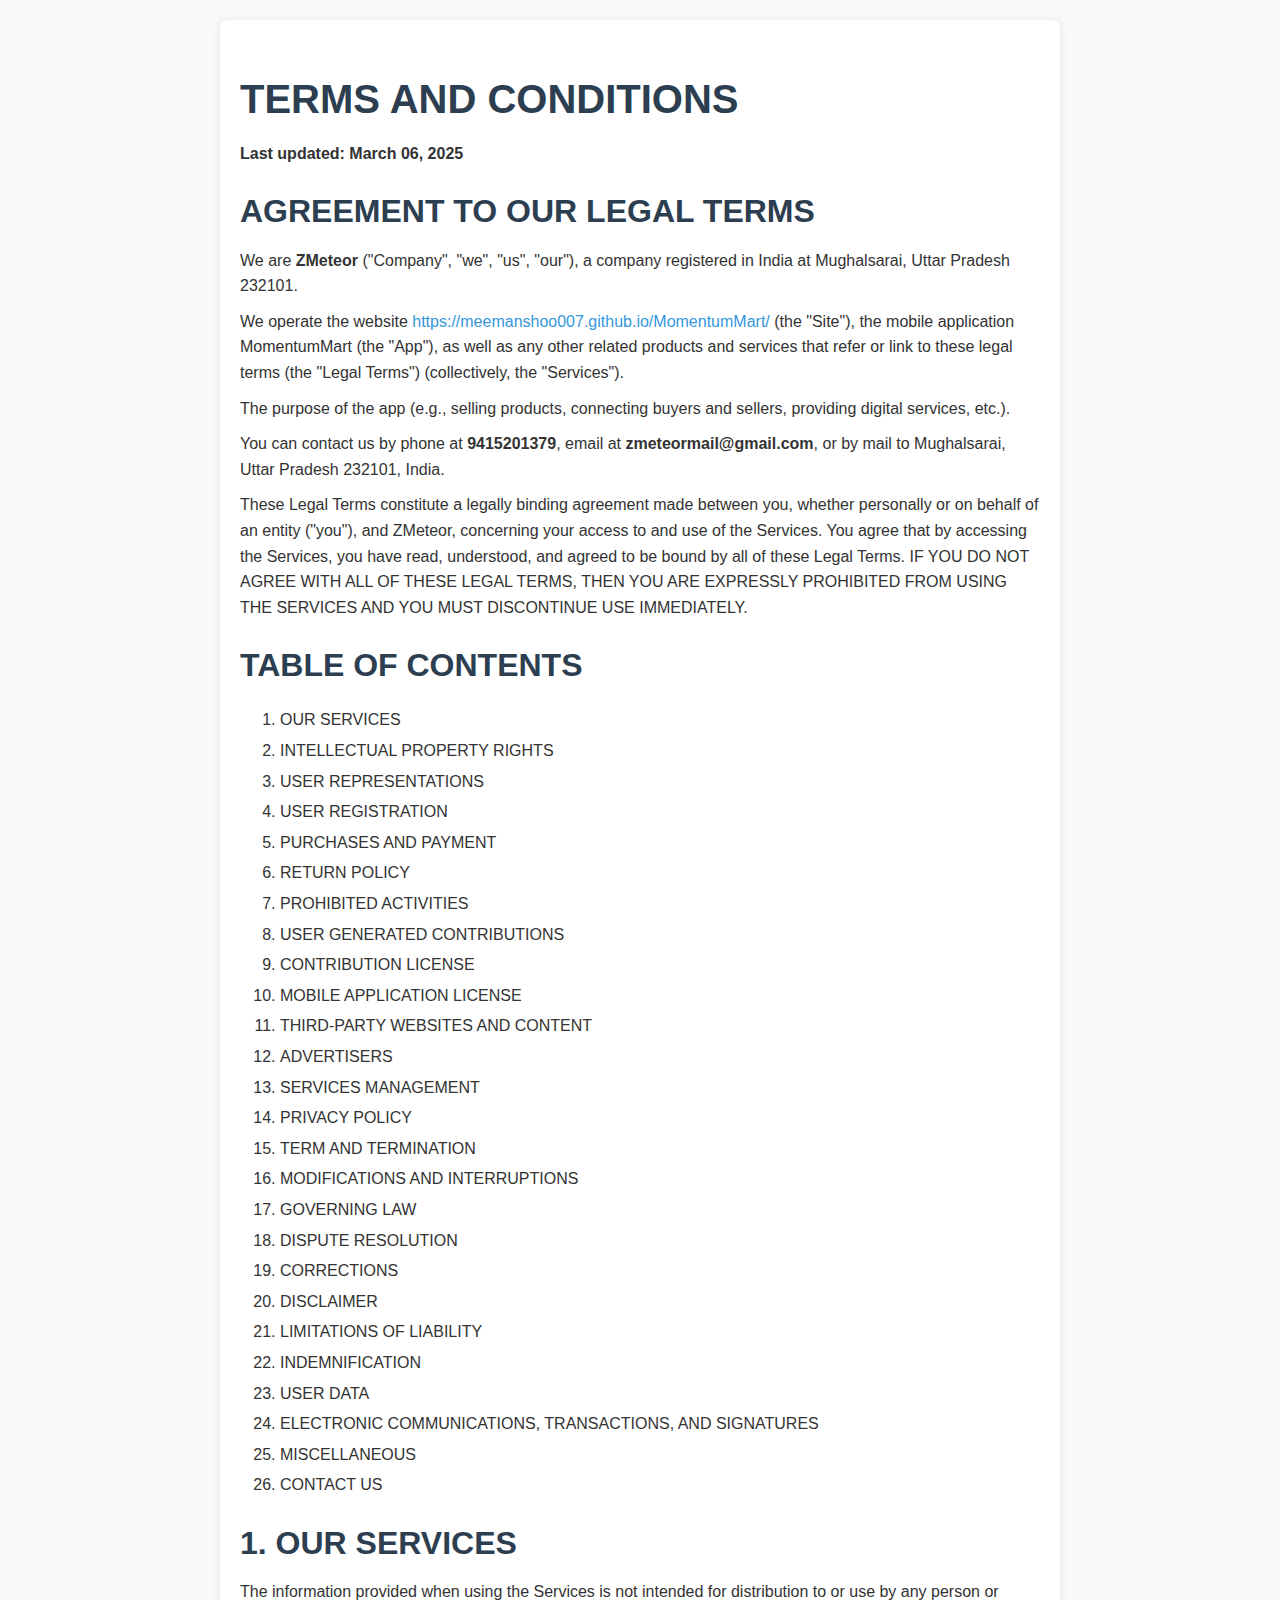
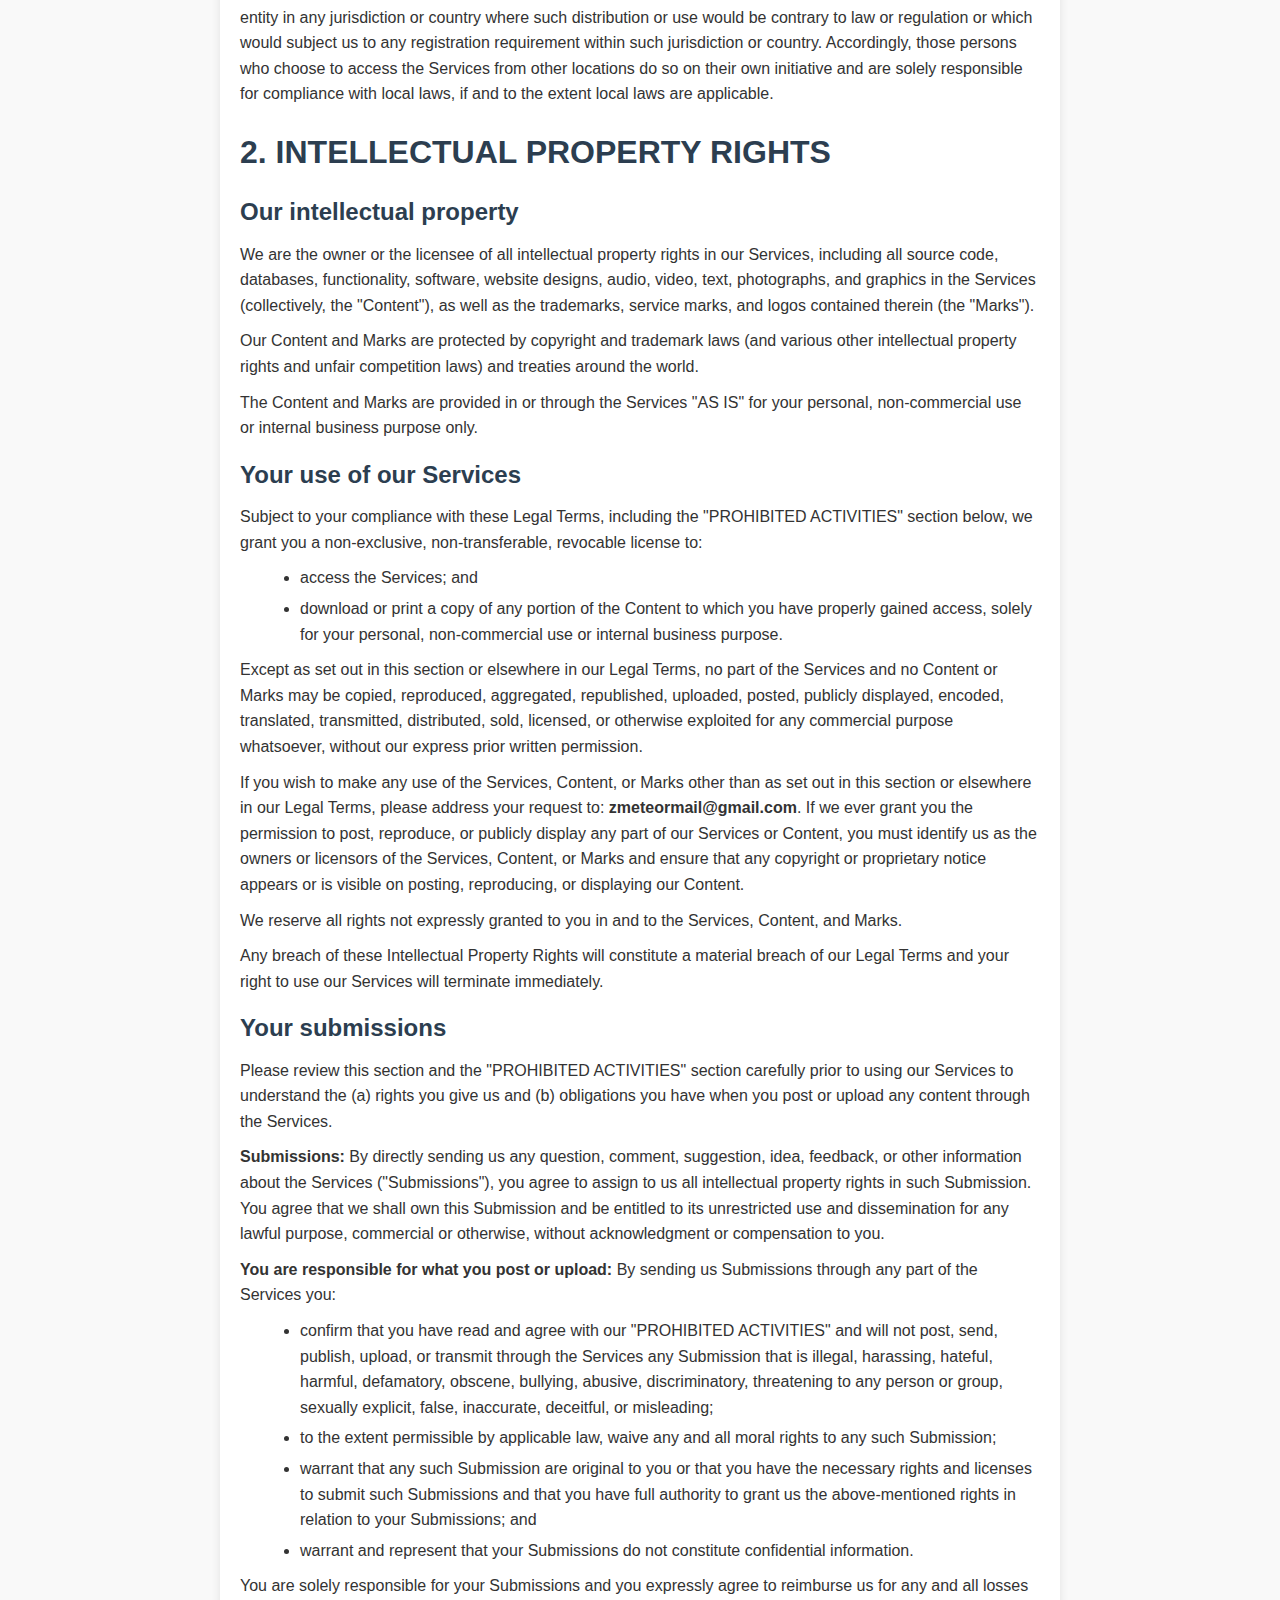
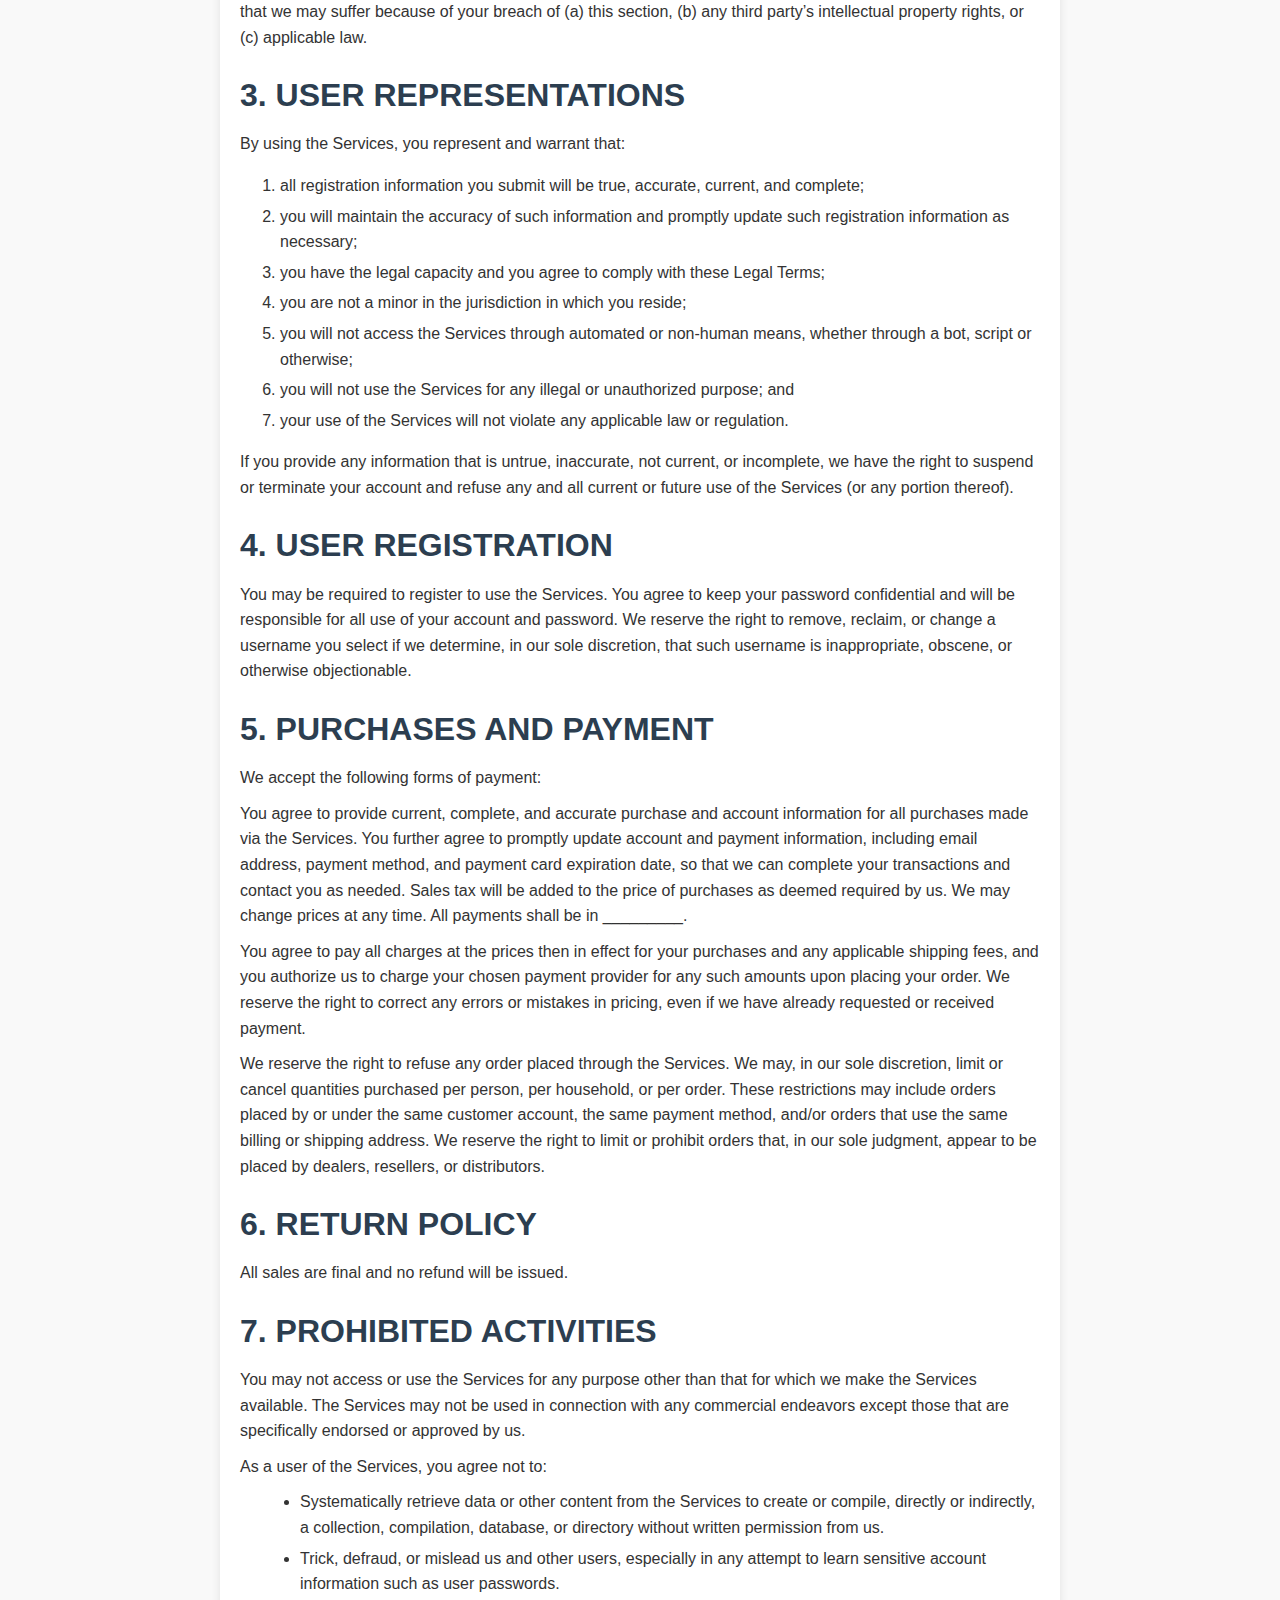
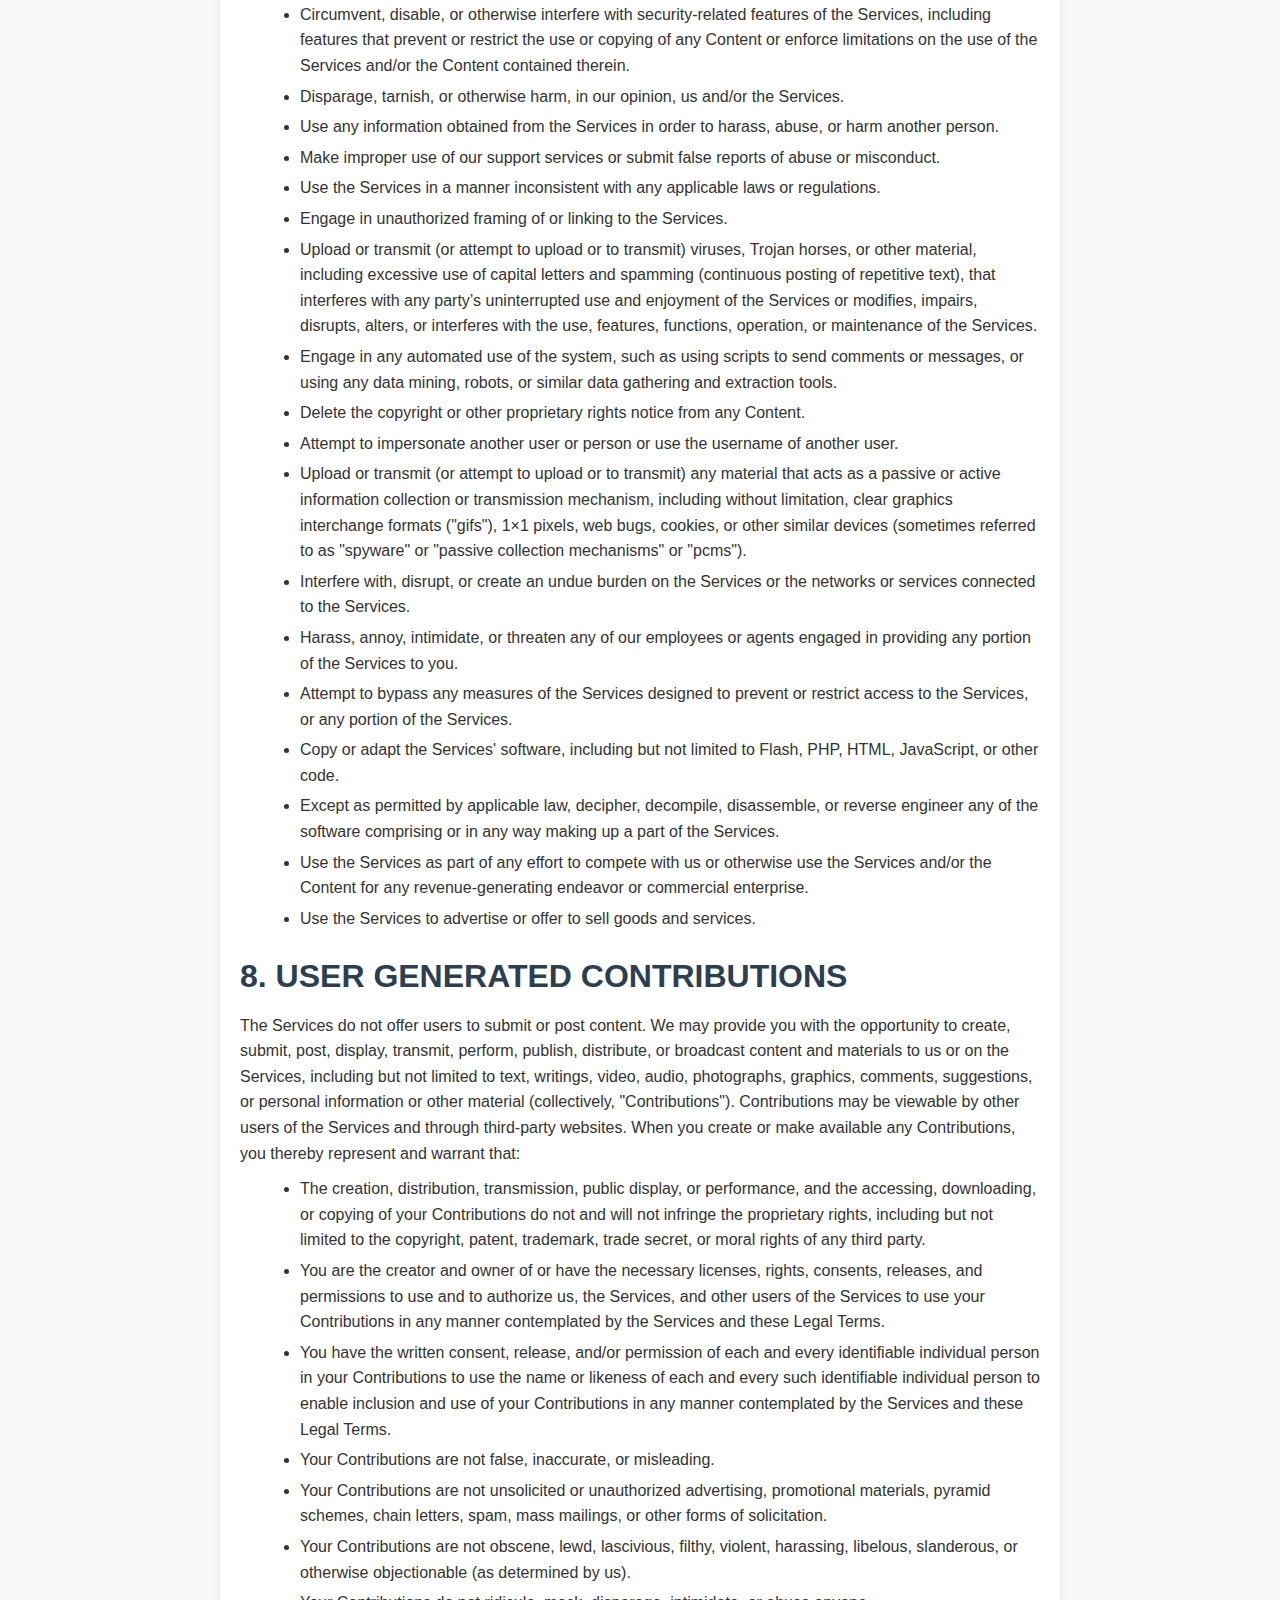
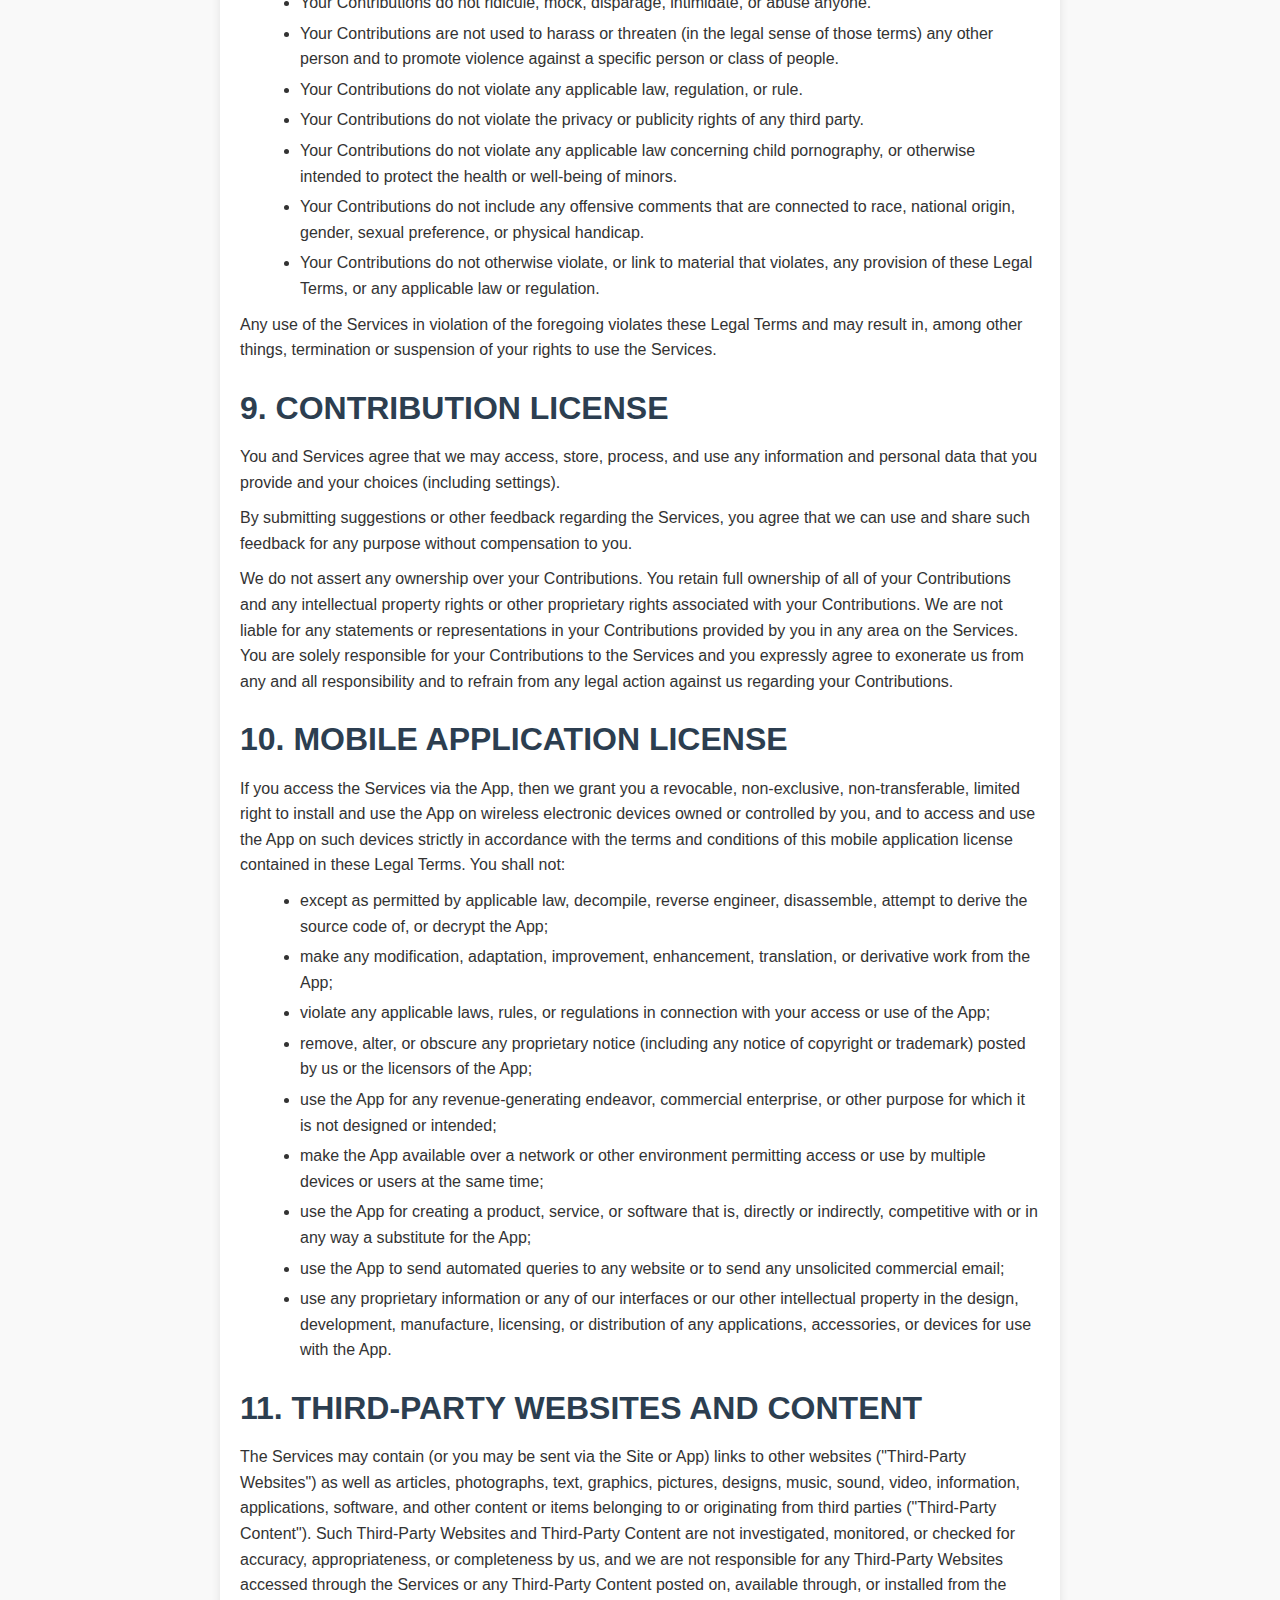
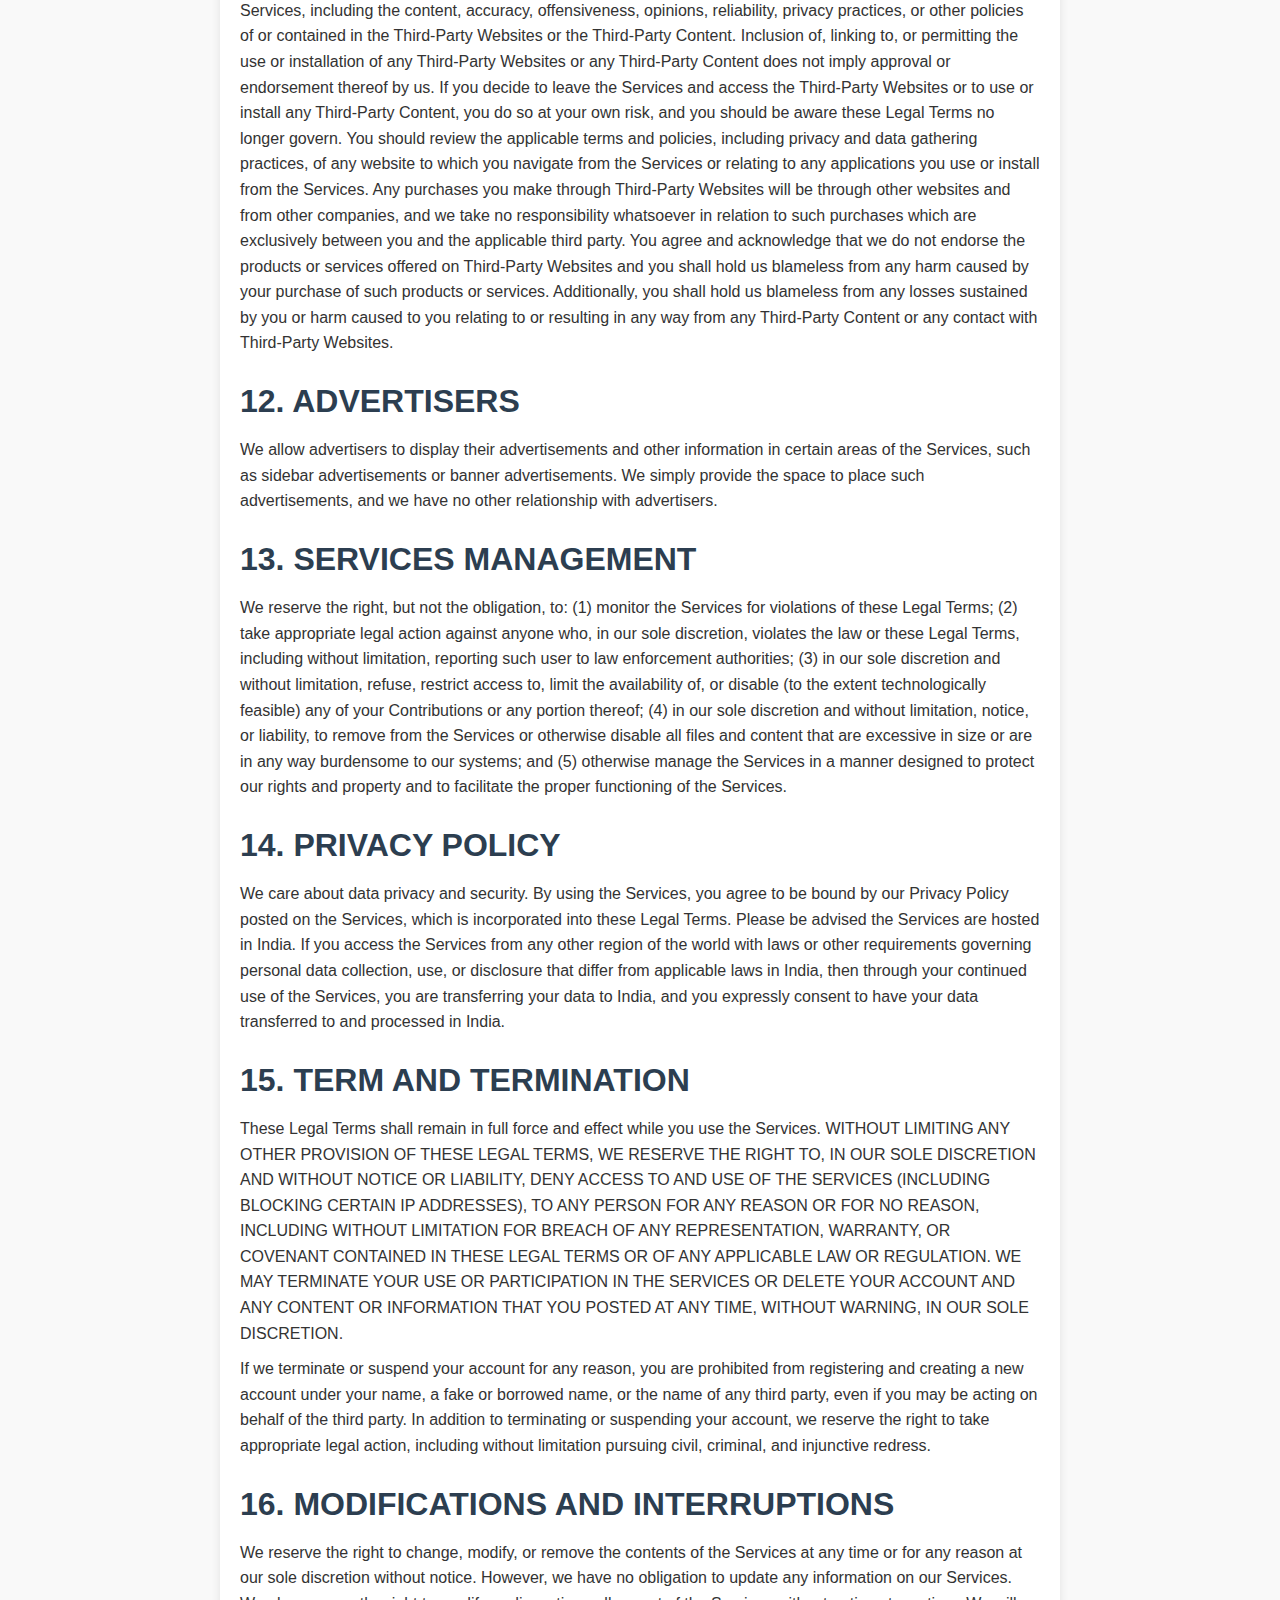
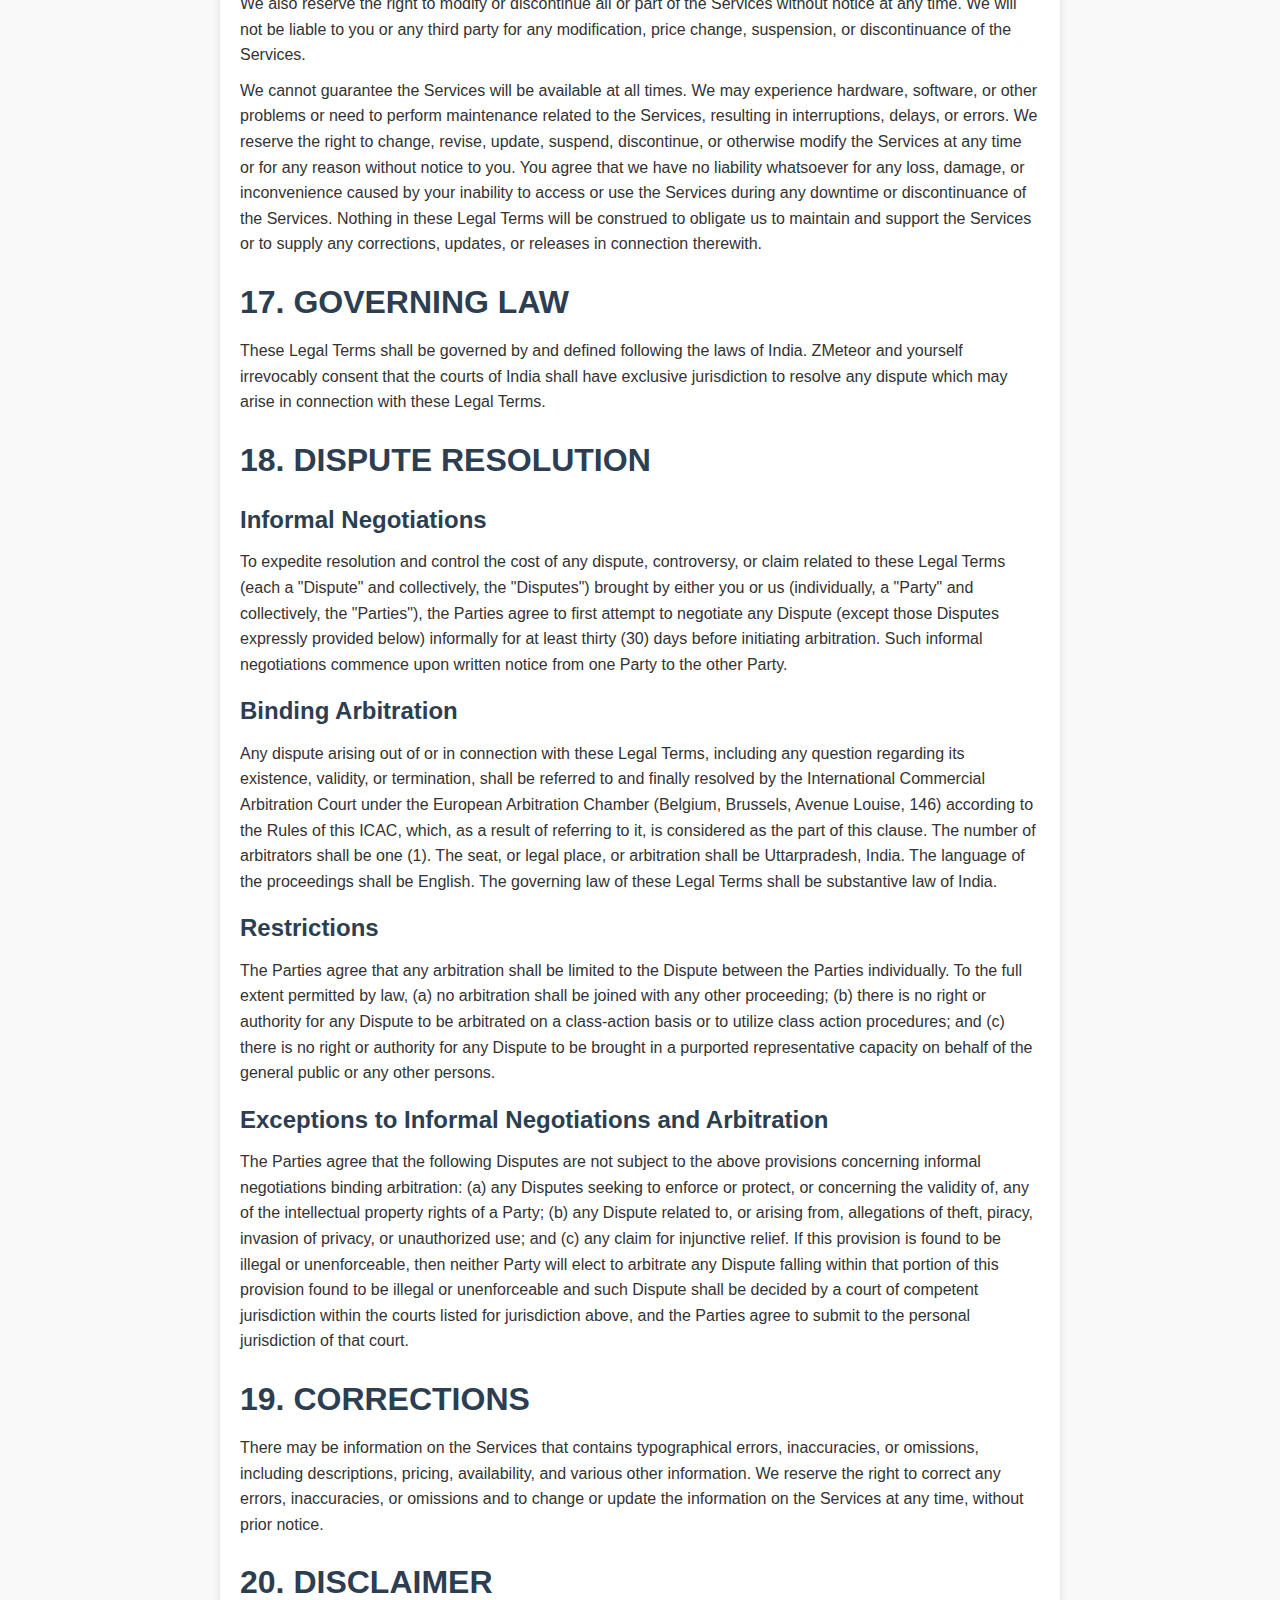
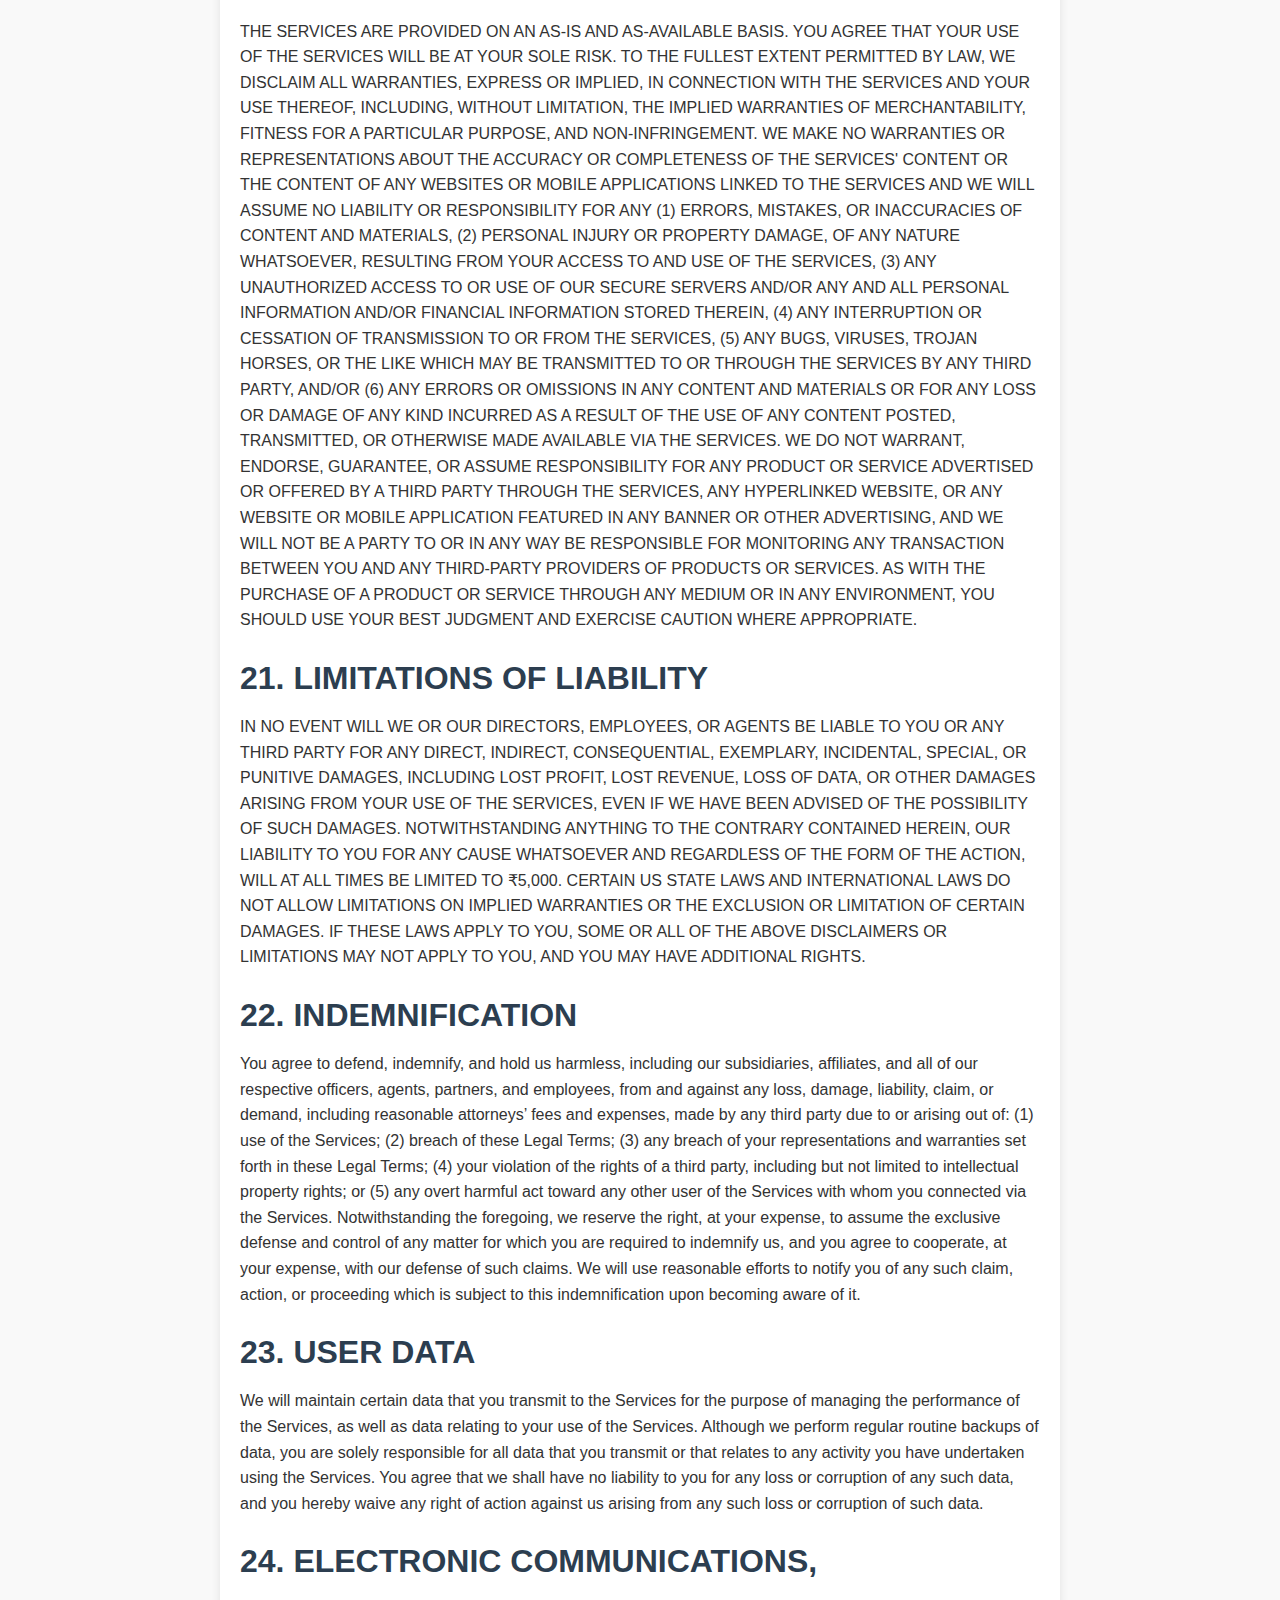
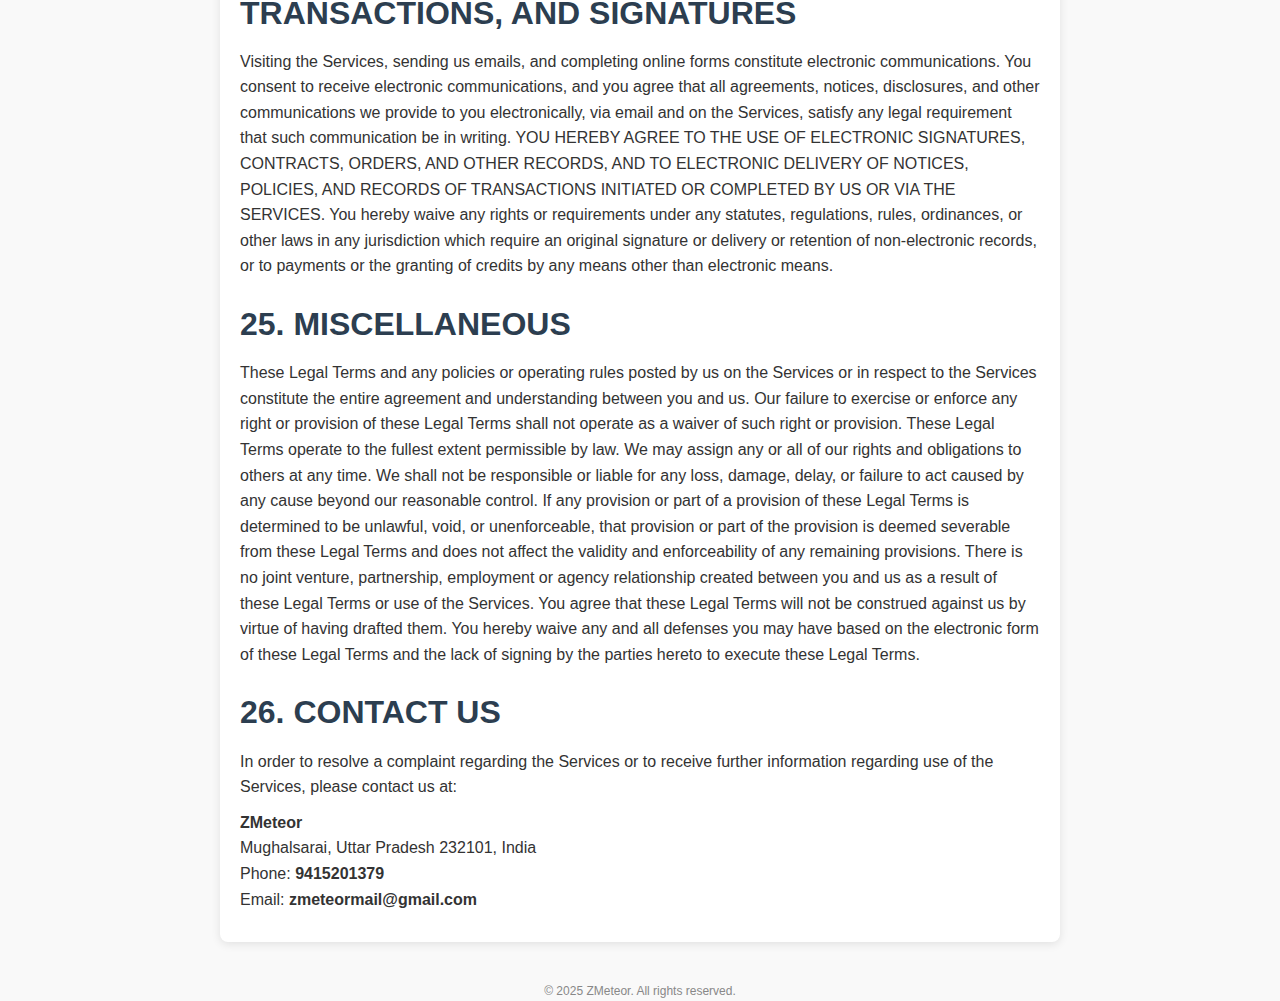
<file: pages/Terms_And_Condition/terms_condition.html>
<!DOCTYPE html>
<html lang="en">
<head>
    <meta charset="UTF-8">
    <meta name="viewport" content="width=device-width, initial-scale=1.0">
    <title>Terms and Conditions</title>
    <style>
        body {
            font-family: Arial, sans-serif;
            line-height: 1.6;
            margin: 0;
            padding: 0;
            background-color: #f9f9f9;
            color: #333;
        }
        .container {
            max-width: 800px;
            margin: 20px auto;
            padding: 20px;
            background: #fff;
            border-radius: 8px;
            box-shadow: 0 2px 10px rgba(0, 0, 0, 0.1);
        }
        h1, h2, h3 {
            color: #2c3e50;
        }
        h1 {
            font-size: 2.5em;
            margin-bottom: 10px;
        }
        h2 {
            font-size: 2em;
            margin-top: 20px;
            margin-bottom: 10px;
        }
        h3 {
            font-size: 1.5em;
            margin-top: 15px;
            margin-bottom: 5px;
        }
        p {
            margin: 10px 0;
        }
        ul {
            margin: 10px 0 10px 20px;
            list-style-type: disc;
        }
        li {
            margin: 5px 0;
        }
        .footer {
            text-align: center;
            margin-top: 40px;
            font-size: 12px;
            color: #888;
        }
        a {
            color: #3498db;
            text-decoration: none;
        }
        a:hover {
            text-decoration: underline;
        }
    </style>
</head>
<body>
    <div class="container">
        <h1>TERMS AND CONDITIONS</h1>
        <p><strong>Last updated: March 06, 2025</strong></p>

        <h2>AGREEMENT TO OUR LEGAL TERMS</h2>
        <p>We are <strong>ZMeteor</strong> ("Company", "we", "us", "our"), a company registered in India at Mughalsarai, Uttar Pradesh 232101.</p>
        <p>We operate the website <a href="https://meemanshoo007.github.io/MomentumMart/" target="_blank">https://meemanshoo007.github.io/MomentumMart/</a> (the "Site"), the mobile application MomentumMart (the "App"), as well as any other related products and services that refer or link to these legal terms (the "Legal Terms") (collectively, the "Services").</p>
        <p>The purpose of the app (e.g., selling products, connecting buyers and sellers, providing digital services, etc.).</p>
        <p>You can contact us by phone at <strong>9415201379</strong>, email at <strong>zmeteormail@gmail.com</strong>, or by mail to Mughalsarai, Uttar Pradesh 232101, India.</p>
        <p>These Legal Terms constitute a legally binding agreement made between you, whether personally or on behalf of an entity ("you"), and ZMeteor, concerning your access to and use of the Services. You agree that by accessing the Services, you have read, understood, and agreed to be bound by all of these Legal Terms. IF YOU DO NOT AGREE WITH ALL OF THESE LEGAL TERMS, THEN YOU ARE EXPRESSLY PROHIBITED FROM USING THE SERVICES AND YOU MUST DISCONTINUE USE IMMEDIATELY.</p>

        <h2>TABLE OF CONTENTS</h2>
        <ol>
            <li>OUR SERVICES</li>
            <li>INTELLECTUAL PROPERTY RIGHTS</li>
            <li>USER REPRESENTATIONS</li>
            <li>USER REGISTRATION</li>
            <li>PURCHASES AND PAYMENT</li>
            <li>RETURN POLICY</li>
            <li>PROHIBITED ACTIVITIES</li>
            <li>USER GENERATED CONTRIBUTIONS</li>
            <li>CONTRIBUTION LICENSE</li>
            <li>MOBILE APPLICATION LICENSE</li>
            <li>THIRD-PARTY WEBSITES AND CONTENT</li>
            <li>ADVERTISERS</li>
            <li>SERVICES MANAGEMENT</li>
            <li>PRIVACY POLICY</li>
            <li>TERM AND TERMINATION</li>
            <li>MODIFICATIONS AND INTERRUPTIONS</li>
            <li>GOVERNING LAW</li>
            <li>DISPUTE RESOLUTION</li>
            <li>CORRECTIONS</li>
            <li>DISCLAIMER</li>
            <li>LIMITATIONS OF LIABILITY</li>
            <li>INDEMNIFICATION</li>
            <li>USER DATA</li>
            <li>ELECTRONIC COMMUNICATIONS, TRANSACTIONS, AND SIGNATURES</li>
            <li>MISCELLANEOUS</li>
            <li>CONTACT US</li>
        </ol>

        <h2>1. OUR SERVICES</h2>
        <p>The information provided when using the Services is not intended for distribution to or use by any person or entity in any jurisdiction or country where such distribution or use would be contrary to law or regulation or which would subject us to any registration requirement within such jurisdiction or country. Accordingly, those persons who choose to access the Services from other locations do so on their own initiative and are solely responsible for compliance with local laws, if and to the extent local laws are applicable.</p>

        <h2>2. INTELLECTUAL PROPERTY RIGHTS</h2>
        <h3>Our intellectual property</h3>
        <p>We are the owner or the licensee of all intellectual property rights in our Services, including all source code, databases, functionality, software, website designs, audio, video, text, photographs, and graphics in the Services (collectively, the "Content"), as well as the trademarks, service marks, and logos contained therein (the "Marks").</p>
        <p>Our Content and Marks are protected by copyright and trademark laws (and various other intellectual property rights and unfair competition laws) and treaties around the world.</p>
        <p>The Content and Marks are provided in or through the Services "AS IS" for your personal, non-commercial use or internal business purpose only.</p>

        <h3>Your use of our Services</h3>
        <p>Subject to your compliance with these Legal Terms, including the "PROHIBITED ACTIVITIES" section below, we grant you a non-exclusive, non-transferable, revocable license to:</p>
        <ul>
            <li>access the Services; and</li>
            <li>download or print a copy of any portion of the Content to which you have properly gained access, solely for your personal, non-commercial use or internal business purpose.</li>
        </ul>
        <p>Except as set out in this section or elsewhere in our Legal Terms, no part of the Services and no Content or Marks may be copied, reproduced, aggregated, republished, uploaded, posted, publicly displayed, encoded, translated, transmitted, distributed, sold, licensed, or otherwise exploited for any commercial purpose whatsoever, without our express prior written permission.</p>
        <p>If you wish to make any use of the Services, Content, or Marks other than as set out in this section or elsewhere in our Legal Terms, please address your request to: <strong>zmeteormail@gmail.com</strong>. If we ever grant you the permission to post, reproduce, or publicly display any part of our Services or Content, you must identify us as the owners or licensors of the Services, Content, or Marks and ensure that any copyright or proprietary notice appears or is visible on posting, reproducing, or displaying our Content.</p>
        <p>We reserve all rights not expressly granted to you in and to the Services, Content, and Marks.</p>
        <p>Any breach of these Intellectual Property Rights will constitute a material breach of our Legal Terms and your right to use our Services will terminate immediately.</p>

        <h3>Your submissions</h3>
        <p>Please review this section and the "PROHIBITED ACTIVITIES" section carefully prior to using our Services to understand the (a) rights you give us and (b) obligations you have when you post or upload any content through the Services.</p>
        <p><strong>Submissions:</strong> By directly sending us any question, comment, suggestion, idea, feedback, or other information about the Services ("Submissions"), you agree to assign to us all intellectual property rights in such Submission. You agree that we shall own this Submission and be entitled to its unrestricted use and dissemination for any lawful purpose, commercial or otherwise, without acknowledgment or compensation to you.</p>
        <p><strong>You are responsible for what you post or upload:</strong> By sending us Submissions through any part of the Services you:</p>
        <ul>
            <li>confirm that you have read and agree with our "PROHIBITED ACTIVITIES" and will not post, send, publish, upload, or transmit through the Services any Submission that is illegal, harassing, hateful, harmful, defamatory, obscene, bullying, abusive, discriminatory, threatening to any person or group, sexually explicit, false, inaccurate, deceitful, or misleading;</li>
            <li>to the extent permissible by applicable law, waive any and all moral rights to any such Submission;</li>
            <li>warrant that any such Submission are original to you or that you have the necessary rights and licenses to submit such Submissions and that you have full authority to grant us the above-mentioned rights in relation to your Submissions; and</li>
            <li>warrant and represent that your Submissions do not constitute confidential information.</li>
        </ul>
        <p>You are solely responsible for your Submissions and you expressly agree to reimburse us for any and all losses that we may suffer because of your breach of (a) this section, (b) any third party’s intellectual property rights, or (c) applicable law.</p>

        <h2>3. USER REPRESENTATIONS</h2>
        <p>By using the Services, you represent and warrant that:</p>
        <ol>
            <li>all registration information you submit will be true, accurate, current, and complete;</li>
            <li>you will maintain the accuracy of such information and promptly update such registration information as necessary;</li>
            <li>you have the legal capacity and you agree to comply with these Legal Terms;</li>
            <li>you are not a minor in the jurisdiction in which you reside;</li>
            <li>you will not access the Services through automated or non-human means, whether through a bot, script or otherwise;</li>
            <li>you will not use the Services for any illegal or unauthorized purpose; and</li>
            <li>your use of the Services will not violate any applicable law or regulation.</li>
        </ol>
        <p>If you provide any information that is untrue, inaccurate, not current, or incomplete, we have the right to suspend or terminate your account and refuse any and all current or future use of the Services (or any portion thereof).</p>

        <h2>4. USER REGISTRATION</h2>
        <p>You may be required to register to use the Services. You agree to keep your password confidential and will be responsible for all use of your account and password. We reserve the right to remove, reclaim, or change a username you select if we determine, in our sole discretion, that such username is inappropriate, obscene, or otherwise objectionable.</p>

        <h2>5. PURCHASES AND PAYMENT</h2>
        <p>We accept the following forms of payment:</p>
        <p>You agree to provide current, complete, and accurate purchase and account information for all purchases made via the Services. You further agree to promptly update account and payment information, including email address, payment method, and payment card expiration date, so that we can complete your transactions and contact you as needed. Sales tax will be added to the price of purchases as deemed required by us. We may change prices at any time. All payments shall be in _________.</p>
        <p>You agree to pay all charges at the prices then in effect for your purchases and any applicable shipping fees, and you authorize us to charge your chosen payment provider for any such amounts upon placing your order. We reserve the right to correct any errors or mistakes in pricing, even if we have already requested or received payment.</p>
        <p>We reserve the right to refuse any order placed through the Services. We may, in our sole discretion, limit or cancel quantities purchased per person, per household, or per order. These restrictions may include orders placed by or under the same customer account, the same payment method, and/or orders that use the same billing or shipping address. We reserve the right to limit or prohibit orders that, in our sole judgment, appear to be placed by dealers, resellers, or distributors.</p>

        <h2>6. RETURN POLICY</h2>
        <p>All sales are final and no refund will be issued.</p>

        <h2>7. PROHIBITED ACTIVITIES</h2>
        <p>You may not access or use the Services for any purpose other than that for which we make the Services available. The Services may not be used in connection with any commercial endeavors except those that are specifically endorsed or approved by us.</p>
        <p>As a user of the Services, you agree not to:</p>
        <ul>
            <li>Systematically retrieve data or other content from the Services to create or compile, directly or indirectly, a collection, compilation, database, or directory without written permission from us.</li>
            <li>Trick, defraud, or mislead us and other users, especially in any attempt to learn sensitive account information such as user passwords.</li>
            <li>Circumvent, disable, or otherwise interfere with security-related features of the Services, including features that prevent or restrict the use or copying of any Content or enforce limitations on the use of the Services and/or the Content contained therein.</li>
            <li>Disparage, tarnish, or otherwise harm, in our opinion, us and/or the Services.</li>
            <li>Use any information obtained from the Services in order to harass, abuse, or harm another person.</li>
            <li>Make improper use of our support services or submit false reports of abuse or misconduct.</li>
            <li>Use the Services in a manner inconsistent with any applicable laws or regulations.</li>
            <li>Engage in unauthorized framing of or linking to the Services.</li>
            <li>Upload or transmit (or attempt to upload or to transmit) viruses, Trojan horses, or other material, including excessive use of capital letters and spamming (continuous posting of repetitive text), that interferes with any party’s uninterrupted use and enjoyment of the Services or modifies, impairs, disrupts, alters, or interferes with the use, features, functions, operation, or maintenance of the Services.</li>
            <li>Engage in any automated use of the system, such as using scripts to send comments or messages, or using any data mining, robots, or similar data gathering and extraction tools.</li>
            <li>Delete the copyright or other proprietary rights notice from any Content.</li>
            <li>Attempt to impersonate another user or person or use the username of another user.</li>
            <li>Upload or transmit (or attempt to upload or to transmit) any material that acts as a passive or active information collection or transmission mechanism, including without limitation, clear graphics interchange formats ("gifs"), 1×1 pixels, web bugs, cookies, or other similar devices (sometimes referred to as "spyware" or "passive collection mechanisms" or "pcms").</li>
            <li>Interfere with, disrupt, or create an undue burden on the Services or the networks or services connected to the Services.</li>
            <li>Harass, annoy, intimidate, or threaten any of our employees or agents engaged in providing any portion of the Services to you.</li>
            <li>Attempt to bypass any measures of the Services designed to prevent or restrict access to the Services, or any portion of the Services.</li>
            <li>Copy or adapt the Services' software, including but not limited to Flash, PHP, HTML, JavaScript, or other code.</li>
            <li>Except as permitted by applicable law, decipher, decompile, disassemble, or reverse engineer any of the software comprising or in any way making up a part of the Services.</li>
            <li>Use the Services as part of any effort to compete with us or otherwise use the Services and/or the Content for any revenue-generating endeavor or commercial enterprise.</li>
            <li>Use the Services to advertise or offer to sell goods and services.</li>
        </ul>

        <h2>8. USER GENERATED CONTRIBUTIONS</h2>
        <p>The Services do not offer users to submit or post content. We may provide you with the opportunity to create, submit, post, display, transmit, perform, publish, distribute, or broadcast content and materials to us or on the Services, including but not limited to text, writings, video, audio, photographs, graphics, comments, suggestions, or personal information or other material (collectively, "Contributions"). Contributions may be viewable by other users of the Services and through third-party websites. When you create or make available any Contributions, you thereby represent and warrant that:</p>
        <ul>
            <li>The creation, distribution, transmission, public display, or performance, and the accessing, downloading, or copying of your Contributions do not and will not infringe the proprietary rights, including but not limited to the copyright, patent, trademark, trade secret, or moral rights of any third party.</li>
            <li>You are the creator and owner of or have the necessary licenses, rights, consents, releases, and permissions to use and to authorize us, the Services, and other users of the Services to use your Contributions in any manner contemplated by the Services and these Legal Terms.</li>
            <li>You have the written consent, release, and/or permission of each and every identifiable individual person in your Contributions to use the name or likeness of each and every such identifiable individual person to enable inclusion and use of your Contributions in any manner contemplated by the Services and these Legal Terms.</li>
            <li>Your Contributions are not false, inaccurate, or misleading.</li>
            <li>Your Contributions are not unsolicited or unauthorized advertising, promotional materials, pyramid schemes, chain letters, spam, mass mailings, or other forms of solicitation.</li>
            <li>Your Contributions are not obscene, lewd, lascivious, filthy, violent, harassing, libelous, slanderous, or otherwise objectionable (as determined by us).</li>
            <li>Your Contributions do not ridicule, mock, disparage, intimidate, or abuse anyone.</li>
            <li>Your Contributions are not used to harass or threaten (in the legal sense of those terms) any other person and to promote violence against a specific person or class of people.</li>
            <li>Your Contributions do not violate any applicable law, regulation, or rule.</li>
            <li>Your Contributions do not violate the privacy or publicity rights of any third party.</li>
            <li>Your Contributions do not violate any applicable law concerning child pornography, or otherwise intended to protect the health or well-being of minors.</li>
            <li>Your Contributions do not include any offensive comments that are connected to race, national origin, gender, sexual preference, or physical handicap.</li>
            <li>Your Contributions do not otherwise violate, or link to material that violates, any provision of these Legal Terms, or any applicable law or regulation.</li>
        </ul>
        <p>Any use of the Services in violation of the foregoing violates these Legal Terms and may result in, among other things, termination or suspension of your rights to use the Services.</p>

        <h2>9. CONTRIBUTION LICENSE</h2>
        <p>You and Services agree that we may access, store, process, and use any information and personal data that you provide and your choices (including settings).</p>
        <p>By submitting suggestions or other feedback regarding the Services, you agree that we can use and share such feedback for any purpose without compensation to you.</p>
        <p>We do not assert any ownership over your Contributions. You retain full ownership of all of your Contributions and any intellectual property rights or other proprietary rights associated with your Contributions. We are not liable for any statements or representations in your Contributions provided by you in any area on the Services. You are solely responsible for your Contributions to the Services and you expressly agree to exonerate us from any and all responsibility and to refrain from any legal action against us regarding your Contributions.</p>

        <h2>10. MOBILE APPLICATION LICENSE</h2>
        <p>If you access the Services via the App, then we grant you a revocable, non-exclusive, non-transferable, limited right to install and use the App on wireless electronic devices owned or controlled by you, and to access and use the App on such devices strictly in accordance with the terms and conditions of this mobile application license contained in these Legal Terms. You shall not:</p>
        <ul>
            <li>except as permitted by applicable law, decompile, reverse engineer, disassemble, attempt to derive the source code of, or decrypt the App;</li>
            <li>make any modification, adaptation, improvement, enhancement, translation, or derivative work from the App;</li>
            <li>violate any applicable laws, rules, or regulations in connection with your access or use of the App;</li>
            <li>remove, alter, or obscure any proprietary notice (including any notice of copyright or trademark) posted by us or the licensors of the App;</li>
            <li>use the App for any revenue-generating endeavor, commercial enterprise, or other purpose for which it is not designed or intended;</li>
            <li>make the App available over a network or other environment permitting access or use by multiple devices or users at the same time;</li>
            <li>use the App for creating a product, service, or software that is, directly or indirectly, competitive with or in any way a substitute for the App;</li>
            <li>use the App to send automated queries to any website or to send any unsolicited commercial email;</li>
            <li>use any proprietary information or any of our interfaces or our other intellectual property in the design, development, manufacture, licensing, or distribution of any applications, accessories, or devices for use with the App.</li>
        </ul>

        <h2>11. THIRD-PARTY WEBSITES AND CONTENT</h2>
        <p>The Services may contain (or you may be sent via the Site or App) links to other websites ("Third-Party Websites") as well as articles, photographs, text, graphics, pictures, designs, music, sound, video, information, applications, software, and other content or items belonging to or originating from third parties ("Third-Party Content"). Such Third-Party Websites and Third-Party Content are not investigated, monitored, or checked for accuracy, appropriateness, or completeness by us, and we are not responsible for any Third-Party Websites accessed through the Services or any Third-Party Content posted on, available through, or installed from the Services, including the content, accuracy, offensiveness, opinions, reliability, privacy practices, or other policies of or contained in the Third-Party Websites or the Third-Party Content. Inclusion of, linking to, or permitting the use or installation of any Third-Party Websites or any Third-Party Content does not imply approval or endorsement thereof by us. If you decide to leave the Services and access the Third-Party Websites or to use or install any Third-Party Content, you do so at your own risk, and you should be aware these Legal Terms no longer govern. You should review the applicable terms and policies, including privacy and data gathering practices, of any website to which you navigate from the Services or relating to any applications you use or install from the Services. Any purchases you make through Third-Party Websites will be through other websites and from other companies, and we take no responsibility whatsoever in relation to such purchases which are exclusively between you and the applicable third party. You agree and acknowledge that we do not endorse the products or services offered on Third-Party Websites and you shall hold us blameless from any harm caused by your purchase of such products or services. Additionally, you shall hold us blameless from any losses sustained by you or harm caused to you relating to or resulting in any way from any Third-Party Content or any contact with Third-Party Websites.</p>

        <h2>12. ADVERTISERS</h2>
        <p>We allow advertisers to display their advertisements and other information in certain areas of the Services, such as sidebar advertisements or banner advertisements. We simply provide the space to place such advertisements, and we have no other relationship with advertisers.</p>

        <h2>13. SERVICES MANAGEMENT</h2>
        <p>We reserve the right, but not the obligation, to: (1) monitor the Services for violations of these Legal Terms; (2) take appropriate legal action against anyone who, in our sole discretion, violates the law or these Legal Terms, including without limitation, reporting such user to law enforcement authorities; (3) in our sole discretion and without limitation, refuse, restrict access to, limit the availability of, or disable (to the extent technologically feasible) any of your Contributions or any portion thereof; (4) in our sole discretion and without limitation, notice, or liability, to remove from the Services or otherwise disable all files and content that are excessive in size or are in any way burdensome to our systems; and (5) otherwise manage the Services in a manner designed to protect our rights and property and to facilitate the proper functioning of the Services.</p>

        <h2>14. PRIVACY POLICY</h2>
        <p>We care about data privacy and security. By using the Services, you agree to be bound by our Privacy Policy posted on the Services, which is incorporated into these Legal Terms. Please be advised the Services are hosted in India. If you access the Services from any other region of the world with laws or other requirements governing personal data collection, use, or disclosure that differ from applicable laws in India, then through your continued use of the Services, you are transferring your data to India, and you expressly consent to have your data transferred to and processed in India.</p>

        <h2>15. TERM AND TERMINATION</h2>
        <p>These Legal Terms shall remain in full force and effect while you use the Services. WITHOUT LIMITING ANY OTHER PROVISION OF THESE LEGAL TERMS, WE RESERVE THE RIGHT TO, IN OUR SOLE DISCRETION AND WITHOUT NOTICE OR LIABILITY, DENY ACCESS TO AND USE OF THE SERVICES (INCLUDING BLOCKING CERTAIN IP ADDRESSES), TO ANY PERSON FOR ANY REASON OR FOR NO REASON, INCLUDING WITHOUT LIMITATION FOR BREACH OF ANY REPRESENTATION, WARRANTY, OR COVENANT CONTAINED IN THESE LEGAL TERMS OR OF ANY APPLICABLE LAW OR REGULATION. WE MAY TERMINATE YOUR USE OR PARTICIPATION IN THE SERVICES OR DELETE YOUR ACCOUNT AND ANY CONTENT OR INFORMATION THAT YOU POSTED AT ANY TIME, WITHOUT WARNING, IN OUR SOLE DISCRETION.</p>
        <p>If we terminate or suspend your account for any reason, you are prohibited from registering and creating a new account under your name, a fake or borrowed name, or the name of any third party, even if you may be acting on behalf of the third party. In addition to terminating or suspending your account, we reserve the right to take appropriate legal action, including without limitation pursuing civil, criminal, and injunctive redress.</p>

        <h2>16. MODIFICATIONS AND INTERRUPTIONS</h2>
        <p>We reserve the right to change, modify, or remove the contents of the Services at any time or for any reason at our sole discretion without notice. However, we have no obligation to update any information on our Services. We also reserve the right to modify or discontinue all or part of the Services without notice at any time. We will not be liable to you or any third party for any modification, price change, suspension, or discontinuance of the Services.</p>
        <p>We cannot guarantee the Services will be available at all times. We may experience hardware, software, or other problems or need to perform maintenance related to the Services, resulting in interruptions, delays, or errors. We reserve the right to change, revise, update, suspend, discontinue, or otherwise modify the Services at any time or for any reason without notice to you. You agree that we have no liability whatsoever for any loss, damage, or inconvenience caused by your inability to access or use the Services during any downtime or discontinuance of the Services. Nothing in these Legal Terms will be construed to obligate us to maintain and support the Services or to supply any corrections, updates, or releases in connection therewith.</p>

        <h2>17. GOVERNING LAW</h2>
        <p>These Legal Terms shall be governed by and defined following the laws of India. ZMeteor and yourself irrevocably consent that the courts of India shall have exclusive jurisdiction to resolve any dispute which may arise in connection with these Legal Terms.</p>

        <h2>18. DISPUTE RESOLUTION</h2>
        <h3>Informal Negotiations</h3>
        <p>To expedite resolution and control the cost of any dispute, controversy, or claim related to these Legal Terms (each a "Dispute" and collectively, the "Disputes") brought by either you or us (individually, a "Party" and collectively, the "Parties"), the Parties agree to first attempt to negotiate any Dispute (except those Disputes expressly provided below) informally for at least thirty (30) days before initiating arbitration. Such informal negotiations commence upon written notice from one Party to the other Party.</p>

        <h3>Binding Arbitration</h3>
        <p>Any dispute arising out of or in connection with these Legal Terms, including any question regarding its existence, validity, or termination, shall be referred to and finally resolved by the International Commercial Arbitration Court under the European Arbitration Chamber (Belgium, Brussels, Avenue Louise, 146) according to the Rules of this ICAC, which, as a result of referring to it, is considered as the part of this clause. The number of arbitrators shall be one (1). The seat, or legal place, or arbitration shall be Uttarpradesh, India. The language of the proceedings shall be English. The governing law of these Legal Terms shall be substantive law of India.</p>

        <h3>Restrictions</h3>
        <p>The Parties agree that any arbitration shall be limited to the Dispute between the Parties individually. To the full extent permitted by law, (a) no arbitration shall be joined with any other proceeding; (b) there is no right or authority for any Dispute to be arbitrated on a class-action basis or to utilize class action procedures; and (c) there is no right or authority for any Dispute to be brought in a purported representative capacity on behalf of the general public or any other persons.</p>

        <h3>Exceptions to Informal Negotiations and Arbitration</h3>
        <p>The Parties agree that the following Disputes are not subject to the above provisions concerning informal negotiations binding arbitration: (a) any Disputes seeking to enforce or protect, or concerning the validity of, any of the intellectual property rights of a Party; (b) any Dispute related to, or arising from, allegations of theft, piracy, invasion of privacy, or unauthorized use; and (c) any claim for injunctive relief. If this provision is found to be illegal or unenforceable, then neither Party will elect to arbitrate any Dispute falling within that portion of this provision found to be illegal or unenforceable and such Dispute shall be decided by a court of competent jurisdiction within the courts listed for jurisdiction above, and the Parties agree to submit to the personal jurisdiction of that court.</p>

        <h2>19. CORRECTIONS</h2>
        <p>There may be information on the Services that contains typographical errors, inaccuracies, or omissions, including descriptions, pricing, availability, and various other information. We reserve the right to correct any errors, inaccuracies, or omissions and to change or update the information on the Services at any time, without prior notice.</p>

        <h2>20. DISCLAIMER</h2>
        <p>THE SERVICES ARE PROVIDED ON AN AS-IS AND AS-AVAILABLE BASIS. YOU AGREE THAT YOUR USE OF THE SERVICES WILL BE AT YOUR SOLE RISK. TO THE FULLEST EXTENT PERMITTED BY LAW, WE DISCLAIM ALL WARRANTIES, EXPRESS OR IMPLIED, IN CONNECTION WITH THE SERVICES AND YOUR USE THEREOF, INCLUDING, WITHOUT LIMITATION, THE IMPLIED WARRANTIES OF MERCHANTABILITY, FITNESS FOR A PARTICULAR PURPOSE, AND NON-INFRINGEMENT. WE MAKE NO WARRANTIES OR REPRESENTATIONS ABOUT THE ACCURACY OR COMPLETENESS OF THE SERVICES' CONTENT OR THE CONTENT OF ANY WEBSITES OR MOBILE APPLICATIONS LINKED TO THE SERVICES AND WE WILL ASSUME NO LIABILITY OR RESPONSIBILITY FOR ANY (1) ERRORS, MISTAKES, OR INACCURACIES OF CONTENT AND MATERIALS, (2) PERSONAL INJURY OR PROPERTY DAMAGE, OF ANY NATURE WHATSOEVER, RESULTING FROM YOUR ACCESS TO AND USE OF THE SERVICES, (3) ANY UNAUTHORIZED ACCESS TO OR USE OF OUR SECURE SERVERS AND/OR ANY AND ALL PERSONAL INFORMATION AND/OR FINANCIAL INFORMATION STORED THEREIN, (4) ANY INTERRUPTION OR CESSATION OF TRANSMISSION TO OR FROM THE SERVICES, (5) ANY BUGS, VIRUSES, TROJAN HORSES, OR THE LIKE WHICH MAY BE TRANSMITTED TO OR THROUGH THE SERVICES BY ANY THIRD PARTY, AND/OR (6) ANY ERRORS OR OMISSIONS IN ANY CONTENT AND MATERIALS OR FOR ANY LOSS OR DAMAGE OF ANY KIND INCURRED AS A RESULT OF THE USE OF ANY CONTENT POSTED, TRANSMITTED, OR OTHERWISE MADE AVAILABLE VIA THE SERVICES. WE DO NOT WARRANT, ENDORSE, GUARANTEE, OR ASSUME RESPONSIBILITY FOR ANY PRODUCT OR SERVICE ADVERTISED OR OFFERED BY A THIRD PARTY THROUGH THE SERVICES, ANY HYPERLINKED WEBSITE, OR ANY WEBSITE OR MOBILE APPLICATION FEATURED IN ANY BANNER OR OTHER ADVERTISING, AND WE WILL NOT BE A PARTY TO OR IN ANY WAY BE RESPONSIBLE FOR MONITORING ANY TRANSACTION BETWEEN YOU AND ANY THIRD-PARTY PROVIDERS OF PRODUCTS OR SERVICES. AS WITH THE PURCHASE OF A PRODUCT OR SERVICE THROUGH ANY MEDIUM OR IN ANY ENVIRONMENT, YOU SHOULD USE YOUR BEST JUDGMENT AND EXERCISE CAUTION WHERE APPROPRIATE.</p>

        <h2>21. LIMITATIONS OF LIABILITY</h2>
        <p>IN NO EVENT WILL WE OR OUR DIRECTORS, EMPLOYEES, OR AGENTS BE LIABLE TO YOU OR ANY THIRD PARTY FOR ANY DIRECT, INDIRECT, CONSEQUENTIAL, EXEMPLARY, INCIDENTAL, SPECIAL, OR PUNITIVE DAMAGES, INCLUDING LOST PROFIT, LOST REVENUE, LOSS OF DATA, OR OTHER DAMAGES ARISING FROM YOUR USE OF THE SERVICES, EVEN IF WE HAVE BEEN ADVISED OF THE POSSIBILITY OF SUCH DAMAGES. NOTWITHSTANDING ANYTHING TO THE CONTRARY CONTAINED HEREIN, OUR LIABILITY TO YOU FOR ANY CAUSE WHATSOEVER AND REGARDLESS OF THE FORM OF THE ACTION, WILL AT ALL TIMES BE LIMITED TO ₹5,000. CERTAIN US STATE LAWS AND INTERNATIONAL LAWS DO NOT ALLOW LIMITATIONS ON IMPLIED WARRANTIES OR THE EXCLUSION OR LIMITATION OF CERTAIN DAMAGES. IF THESE LAWS APPLY TO YOU, SOME OR ALL OF THE ABOVE DISCLAIMERS OR LIMITATIONS MAY NOT APPLY TO YOU, AND YOU MAY HAVE ADDITIONAL RIGHTS.</p>

        <h2>22. INDEMNIFICATION</h2>
        <p>You agree to defend, indemnify, and hold us harmless, including our subsidiaries, affiliates, and all of our respective officers, agents, partners, and employees, from and against any loss, damage, liability, claim, or demand, including reasonable attorneys’ fees and expenses, made by any third party due to or arising out of: (1) use of the Services; (2) breach of these Legal Terms; (3) any breach of your representations and warranties set forth in these Legal Terms; (4) your violation of the rights of a third party, including but not limited to intellectual property rights; or (5) any overt harmful act toward any other user of the Services with whom you connected via the Services. Notwithstanding the foregoing, we reserve the right, at your expense, to assume the exclusive defense and control of any matter for which you are required to indemnify us, and you agree to cooperate, at your expense, with our defense of such claims. We will use reasonable efforts to notify you of any such claim, action, or proceeding which is subject to this indemnification upon becoming aware of it.</p>

        <h2>23. USER DATA</h2>
        <p>We will maintain certain data that you transmit to the Services for the purpose of managing the performance of the Services, as well as data relating to your use of the Services. Although we perform regular routine backups of data, you are solely responsible for all data that you transmit or that relates to any activity you have undertaken using the Services. You agree that we shall have no liability to you for any loss or corruption of any such data, and you hereby waive any right of action against us arising from any such loss or corruption of such data.</p>

        <h2>24. ELECTRONIC COMMUNICATIONS, TRANSACTIONS, AND SIGNATURES</h2>
        <p>Visiting the Services, sending us emails, and completing online forms constitute electronic communications. You consent to receive electronic communications, and you agree that all agreements, notices, disclosures, and other communications we provide to you electronically, via email and on the Services, satisfy any legal requirement that such communication be in writing. YOU HEREBY AGREE TO THE USE OF ELECTRONIC SIGNATURES, CONTRACTS, ORDERS, AND OTHER RECORDS, AND TO ELECTRONIC DELIVERY OF NOTICES, POLICIES, AND RECORDS OF TRANSACTIONS INITIATED OR COMPLETED BY US OR VIA THE SERVICES. You hereby waive any rights or requirements under any statutes, regulations, rules, ordinances, or other laws in any jurisdiction which require an original signature or delivery or retention of non-electronic records, or to payments or the granting of credits by any means other than electronic means.</p>

        <h2>25. MISCELLANEOUS</h2>
        <p>These Legal Terms and any policies or operating rules posted by us on the Services or in respect to the Services constitute the entire agreement and understanding between you and us. Our failure to exercise or enforce any right or provision of these Legal Terms shall not operate as a waiver of such right or provision. These Legal Terms operate to the fullest extent permissible by law. We may assign any or all of our rights and obligations to others at any time. We shall not be responsible or liable for any loss, damage, delay, or failure to act caused by any cause beyond our reasonable control. If any provision or part of a provision of these Legal Terms is determined to be unlawful, void, or unenforceable, that provision or part of the provision is deemed severable from these Legal Terms and does not affect the validity and enforceability of any remaining provisions. There is no joint venture, partnership, employment or agency relationship created between you and us as a result of these Legal Terms or use of the Services. You agree that these Legal Terms will not be construed against us by virtue of having drafted them. You hereby waive any and all defenses you may have based on the electronic form of these Legal Terms and the lack of signing by the parties hereto to execute these Legal Terms.</p>

        <h2>26. CONTACT US</h2>
        <p>In order to resolve a complaint regarding the Services or to receive further information regarding use of the Services, please contact us at:</p>
        <p><strong>ZMeteor</strong><br>
        Mughalsarai, Uttar Pradesh 232101, India<br>
        Phone: <strong>9415201379</strong><br>
        Email: <strong>zmeteormail@gmail.com</strong></p>
    </div>

    <div class="footer">
        &copy; 2025 ZMeteor. All rights reserved.
    </div>
</body>
</html>
</file>
<file: css/styles.css>
/* Nice Select CSS */
.nice-select {
  -webkit-tap-highlight-color: transparent;
  background-color: #f8f8f8;
  border-radius: 50px;
  border: solid 1px transparent;
  box-sizing: border-box;
  clear: both;
  cursor: pointer;
  display: block;
  float: left;
  font-family: inherit;
  font-size: 18px;
  font-weight: normal;
  height: 42px;
  line-height: 40px;
  outline: none;
  padding-left: 30px;
  padding-right: 30px;
  position: relative;
  text-align: left !important;
  -webkit-transition: all 0.2s ease-in-out;
  transition: all 0.2s ease-in-out;
  -webkit-user-select: none;
  -moz-user-select: none;
  -ms-user-select: none;
  user-select: none;
  white-space: nowrap;
  width: 200px;
}
.nice-select:hover {
  border-color: #dbdbdb;
}
.nice-select:active,
.nice-select.open,
.nice-select:focus {
  border-color: #999;
}
.nice-select:after {
  border-bottom: 2px solid #363636;
  border-right: 2px solid #363636;
  content: "";
  display: block;
  height: 5px;
  margin-top: -4px;
  pointer-events: none;
  position: absolute;
  right: 30px;
  top: 50%;
  -webkit-transform-origin: 66% 66%;
  -ms-transform-origin: 66% 66%;
  transform-origin: 66% 66%;
  -webkit-transform: rotate(45deg);
  -ms-transform: rotate(45deg);
  transform: rotate(45deg);
  -webkit-transition: all 0.15s ease-in-out;
  transition: all 0.15s ease-in-out;
  width: 5px;
}
.nice-select.open:after {
  -webkit-transform: rotate(-135deg);
  -ms-transform: rotate(-135deg);
  transform: rotate(-135deg);
}
.nice-select.open .list {
  top: auto !important;
  bottom: 100%;
  opacity: 1;
  pointer-events: auto;
  -webkit-transform: scale(1) translateY(0);
  -ms-transform: scale(1) translateY(0);
  transform: scale(1) translateY(0);
}
.nice-select.disabled {
  border-color: #ededed;
  color: #999;
  pointer-events: none;
}
.nice-select.disabled:after {
  border-color: #cccccc;
}
.nice-select.wide {
  width: 100%;
}
.nice-select.wide .list {
  left: 0 !important;
  right: 0 !important;
}
.nice-select.right {
  float: right;
}
.nice-select.right .list {
  left: auto;
  right: 0;
}
.nice-select.small {
  font-size: 18px;
  height: 50px;
  line-height: 34px;
}
.nice-select.small:after {
  height: 4px;
  width: 4px;
}
.nice-select.small .option {
  line-height: 34px;
  min-height: 34px;
}
.nice-select .list {
  background-color: #fff;
  border-radius: 5px;
  box-shadow: 0 0 0 1px rgba(68, 68, 68, 0.11);
  box-sizing: border-box;
  margin-top: 4px;
  opacity: 0;
  overflow: hidden;
  padding: 0;
  pointer-events: none;
  position: absolute;
  bottom: 100%;
  left: 0;
  -webkit-transform-origin: 50% 0;
  -ms-transform-origin: 50% 0;
  transform-origin: 50% 0;
  -webkit-transform: scale(0.75) translateY(-21px);
  -ms-transform: scale(0.75) translateY(-21px);
  transform: scale(0.75) translateY(-21px);
  -webkit-transition: all 0.2s cubic-bezier(0.5, 0, 0, 1.25),
    opacity 0.15s ease-out;
  transition: all 0.2s cubic-bezier(0.5, 0, 0, 1.25), opacity 0.15s ease-out;
  z-index: 9;
  width: 200px;
}
.nice-select .list:hover .option:not(:hover) {
  background-color: transparent !important;
}
.nice-select .option {
  cursor: pointer;
  font-weight: 400;
  line-height: 40px;
  list-style: none;
  min-height: 40px;
  outline: none;
  padding-left: 30px;
  padding-right: 29px;
  text-align: left;
  -webkit-transition: all 0.2s;
  transition: all 0.2s;
}
.nice-select .option:hover,
.nice-select .option.focus,
.nice-select .option.selected.focus {
  background-color: #f6f6f6;
}
.nice-select .option.selected {
  font-weight: bold;
}
.nice-select .option.disabled {
  background-color: transparent;
  color: #999;
  cursor: default;
}

.no-csspointerevents .nice-select .list {
  display: none;
}

.no-csspointerevents .nice-select.open .list {
  display: block;
}

/* CSS Global Rules */
* {
  box-sizing: border-box;
  font-family: "Lato", sans-serif;
  list-style-type: none;
  margin: 0;
  padding: 0;
  scroll-behavior: smooth !important;
}

html {
  font-size: 16px;
}

::selection {
  background-color: #ffffff;
  color: #2D4252;
}

body {
  font-family: "Lato", sans-serif;
  color: #363636;
  font-size: 1.125rem;
  overflow-x: hidden;
}

img {
  max-width: 100%;
  height: auto;
}

a {
  color: #ffffff;
  text-decoration: none;
}

h1 {
  font-size: 4.5rem;
  font-weight: 900;
}

h2 {
  font-size: 3.75rem;
  font-weight: 900;
}

p {
  color: #808080;
  line-height: 2;
}

section {
  padding: 50px;
}

::placeholder {
  font-size: 18px;
  color: #808080;
}

/* Preloader */
.preloader {
  background-color: #ffffff;
  position: fixed;
  left: 0;
  top: 0;
  height: 100%;
  width: 100%;
  z-index: 150;
  display: flex;
  display: -ms-flexbox;
  -ms-flex-align: center;
  -ms-flex-pack: center;
  align-items: center;
  justify-content: center;
  transition: all 1s ease;
  -webkit-transition: all 1s ease;
}

.preloader.opacity-0 {
  opacity: 0;
}

.preloader .loader {
  height: 2.5rem;
  width: 2.5rem;
  border: 0.25rem solid #2D4252;
  border-radius: 50%;
  border-top: 0.25rem solid transparent;
  border-bottom: 0.25rem solid transparent;
  animation: spin 2s linear infinite;
  -webkit-animation: spin 0.8s linear infinite;
}

@keyframes spin {
  0% {
    transform: rotate(0deg);
    -webkit-transform: rotate(0deg);
  }

  100% {
    transform: rotate(360deg);
    -webkit-transform: rotate(360deg);
  }
}

@-webkit-keyframes spin {
  0% {
    transform: rotate(0deg);
    -webkit-transform: rotate(0deg);
  }

  100% {
    transform: rotate(360deg);
    -webkit-transform: rotate(360deg);
  }
}
/* End: Preloader */

/* End: CSS Global Rules */

/* Reusable Components */
.bold-text {
  font-weight: 700;
}

.btn {
  background: #fff;
  padding: 0.9375rem 2.5rem;
  color: #363636;
  border-radius: 3.125rem;
  font-size: 1.125rem;
  font-weight: 700;
  text-align: center;
  box-shadow: 10px 0 40px rgba(0, 0, 0, 0.15);
  display: inline-block;
  cursor: pointer;
}

.btn:hover {
  background: #fff;
  color: #ffffff;
  transition: 0.3s;
  transform: scale(1.03);
}

.red_dot {
  background: linear-gradient(to bottom, #2D4252 10%, #2D4252 100%);
  background-clip: border-box;
  -webkit-background-clip: text;
  -webkit-text-fill-color: transparent;
}

.section-description {
  margin-top: 180px;
}

.little-description {
  margin-top: 1.875rem;
  font-size: 1.125rem;
}

.row {
  max-width: 1176px;
  margin: auto;
}
/* End: Reusable Components */

/* Main CSS Rules */

/* Header Section Styling */
#home {
  background: #2D4252; /* Old browsers */
  background: -moz-linear-gradient(
    top,
    #2D4252 37%,
    #2D4252 98%
  ); /* FF3.6-15 */
  background: -webkit-linear-gradient(
    top,
    #2D4252 37%,
    #2D4252 98%
  ); /* Chrome10-25,Safari5.1-6 */
  background: linear-gradient(
    to bottom,
    #2D4252 37%,
    #2D4252 98%
  ); /* W3C, IE10+, FF16+, Chrome26+, Opera12+, Safari7+ */
  filter: progid:DXImageTransform.Microsoft.gradient( startColorstr='#2D4252', endColorstr='#2D4252',GradientType=0 ); /* IE6-9 */
  background-repeat: no-repeat;
  color: #ffffff;
  height: 100%;
  width: 100%;
  padding: 50px;
  position: relative;
}

/* Navbar Styling */
nav {
  display: flex;
  flex-flow: row;
  justify-content: space-between;
}

.logo {
  font-size: 3.125rem;
  font-weight: 900;
}

#navbar ul li {
  display: inline-block;
  margin: 20px;
  font-size: 18px;
  font-weight: 400;
}

#navbar ul li:hover {
  text-decoration: line-through;
}

/* Sticky Navbar */
.sticky {
  position: fixed;
  left: 0;
  top: 0;
  width: 100%;
  background-color: #fff;
  z-index: 500;
  box-shadow: 0 10px 30px rgba(0, 0, 0, 0.1);
  color: #2D4252;
  padding: 10px 40px;
  transition: 0.3s;
}

.sticky .logo {
  color: #2D4252;
}

.sticky #navbar ul li a {
  color: #363636;
}

.sticky #navbar ul li a:hover {
  color: #2D4252;
}

.sticky .navbar {
  padding: 10px;
}

.sticky .mobile-menu {
  font-size: 1.875rem;
  float: right;
  display: block;
  margin: -10px 10px;
}

/* Mobile Navbar Styling */
#myNav {
  display: block;
}
#mobileNav {
  position: absolute;
  right: 10%;
  display: none; /* Hide Mobile Nav on Desktop or big devices */
  cursor: pointer;
  user-select: none;
}

#mobileNav span {
  font-size: 1.875rem;
}

.mobileNavOverlay {
  width: 0;
  height: 100vh;
  position: fixed;
  top: 0;
  left: 0;
  background-color: #ffffff;
  z-index: 9999;
  overflow: hidden;
  color: #2D4252;
  transition: 0.3s;
  text-align: center;
}

.overlay-content {
  text-align: center;
  position: absolute;
  top: 50%;
  left: 50%;
  transform: translate(-50%, -50%);
}

.overlay-content a {
  color: #363636;
  font-size: 1.875rem;
  font-weight: 600;
  display: block;
  margin-top: 1.25rem;
  letter-spacing: 0.1875rem;
}

.overlay-content a:hover {
  color: #2D4252;
}
/* End: Mobile Menu Styling */

/* Hero Section Styling */

#hero {
  margin: 100px 0;
}

.hero-description {
  margin-top: 3.125rem;
  float: left;
  margin-left: 1.875rem;
}

.hero-description p {
  font-size: 1.25rem;
  margin-top: 1.25rem;
  margin-bottom: 5rem;
  color: #fff;
}

.download-btn {
  background: linear-gradient(to bottom, #2D4252 10%, #2D4252 100%);
  background-clip: border-box;
  -webkit-background-clip: text;
  -webkit-text-fill-color: transparent;
}

.hero-img {
  max-width: 28% !important;
  float: right;
  z-index: 1;
  position: absolute;
  /* right: 9.375rem; */
}

/* Custom Shape Divider */

.shape-divider {
  margin-top: 100px;
}

.custom-shape-divider-bottom-1603385849 {
  position: absolute;
  bottom: -2px;
  left: 0;
  width: 100%;
  overflow: hidden;
  line-height: 0;
  transform: rotate(180deg);
}

.custom-shape-divider-bottom-1603385849 svg {
  position: relative;
  display: block;
  width: calc(100% + 1.3px);
  height: 150px;
  transform: rotateY(180deg);
  z-index: -1;
}

.custom-shape-divider-bottom-1603385849 .shape-fill {
  fill: #ffffff;
}

#scrollUp {
  display: none; /* Hidden by default */
  position: fixed; /* Fixed/sticky position */
  bottom: 20px; /* Place the button at the bottom of the page */
  right: 30px; /* Place the button 30px from the right */
  z-index: 99; /* Make sure it does not overlap */
  border: none; /* Remove borders */
  outline: none; /* Remove outline */
  background: #2D4252; /* Old browsers */
  background: -moz-linear-gradient(
    top,
    #2D4252 37%,
    #2D4252 98%
  ); /* FF3.6-15 */
  background: -webkit-linear-gradient(
    top,
    #2D4252 37%,
    #2D4252 98%
  ); /* Chrome10-25,Safari5.1-6 */
  background: linear-gradient(
    to bottom,
    #2D4252 37%,
    #2D4252 98%
  ); /* W3C, IE10+, FF16+, Chrome26+, Opera12+, Safari7+ */
  filter: progid:DXImageTransform.Microsoft.gradient( startColorstr='#2D4252', endColorstr='#2D4252',GradientType=0 ); /* IE6-9 */
  background-repeat: no-repeat;
  color: #ffffff; /* Text color */
  cursor: pointer; /* Add a mouse pointer on hover */
  width: 50px;
  height: 50px;
  border-radius: 50%; /* Rounded corners */
  font-size: 18px; /* Increase font size */
  box-shadow: 0 10px 30px rgba(54, 54, 54, 0.3);
}

#scrollUp:hover {
  background-color: #555; /* Add a dark-grey background on hover */
  transform: scale(1.1);
  transition: 0.3s;
}

/* End: Header Section Styling */

/* Features Section Styling */
#features {
  height: 100%;
  padding-bottom: 200px;
  border-bottom: 1px solid #e0e0e0;
}

.features_3 {
  float: right;
}

.second-features-row {
  margin-top: 6.25rem;
}
/* End: Features Section Styling */

/* Testimonial Section Styling */
#testimonial {
  margin-top: 50px;
}
#testimonial .stylish_heading {
  text-align: center;
}
#testimonial .row {
  margin-top: 6.25rem;
}

.bubble {
  background-color: #fff;
  border: 1px solid #dfdfdf;
  padding: 20px 30px;
  position: relative;
}

.bubble::after {
  display: block;
  position: absolute;
  content: "";
  top: 100%;
  left: 5%;
  transform: translate(50%, -50%) rotate(45deg) translateZ(0);
  height: 15px;
  width: 15px;
  background: linear-gradient(-45deg, #fff 52%, transparent 0);
  border: inherit;
  border-width: 0 1px 1px 0;
  border-radius: 0 0 2px 0;
}

.bubble:hover {
  border: 1px solid transparent;
  cursor: pointer;
  transform: translateY(-20px);
  transition: 0.3s;
  box-shadow: 0 30px 60px rgba(0, 0, 0, 0.1);
}

.company-name {
  background: linear-gradient(to bottom, #2D4252 10%, #2D4252 100%);
  background-clip: border-box;
  -webkit-background-clip: text;
  -webkit-text-fill-color: transparent;
  font-weight: 700;
}

.message {
  margin-bottom: 20px;
  font-style: italic;
  line-height: 1.5;
  font-size: 18px;
}

.client-info {
  margin-top: 1.875rem;
  display: flex;
  flex-flow: row;
  justify-content: start;
  align-items: center;
}

.name h4 {
  line-height: 1.5 !important;
}

.avatar {
  border-radius: 50%;
  width: 60px;
  margin-right: 20px;
}

.role {
  font-size: 16px;
  line-height: 1;
}
/* End: Testimonial Section Styling */

/* How To Section Styling */
#howto {
  background: #2D4252; /* Old browsers */
  background: -moz-linear-gradient(
    top,
    #2D4252 37%,
    #2D4252 98%
  ); /* FF3.6-15 */
  background: -webkit-linear-gradient(
    top,
    #2D4252 37%,
    #2D4252 98%
  ); /* Chrome10-25,Safari5.1-6 */
  background: linear-gradient(
    to bottom,
    #2D4252 37%,
    #2D4252 98%
  ); /* W3C, IE10+, FF16+, Chrome26+, Opera12+, Safari7+ */
  filter: progid:DXImageTransform.Microsoft.gradient( startColorstr='#2D4252', endColorstr='#2D4252',GradientType=0 ); /* IE6-9 */
  background-repeat: no-repeat;
  color: #ffffff;
  height: 24.375rem;
  width: 100%;
  position: relative;
  margin-top: 6.25rem;
}

#howto p {
  color: #ffffff;
  font-size: 16px;
  line-height: 1.75;
}

#howto h4 {
  font-size: 1.5rem;
  font-weight: 900;
}

.first-col {
  text-align: right;
  float: right;
}

.third-col {
  text-align: left;
  float: left;
}

.big_image {
  /* position: absolute;
  top: -66px; */
  max-width: 325px;
  margin-top: -125px;
}

.first-item,
.last-item {
  display: flex;
}

.item-icon1 {
  margin-left: 40px;
}

.item-icon1:hover,
.item-icon2:hover {
  transition: 0.3s;
  transform: scale(1.1);
  cursor: pointer;
}

.item-icon2 {
  margin-right: 40px;
}

.first-item,
.last-item {
  margin: 20px 0;
}
/* End: How To Section Styling */

/* Subscribe Section Styling */
#subscribe {
  padding: 150px 50px;
  text-align: center;
  border-bottom: 1px solid #e0e0e0;
}

#subscribe p {
  margin-top: 30px;
}

.subscribe-form {
  position: relative;
  margin-top: 5rem;
}

.form-input {
  border: none;
  height: 50px;
  outline: none;
  width: 40%;
  background-color: #f8f8f8;
  border-radius: 3.125rem;
  padding: 0 30px;
  padding-right: 210px;
/*   position: relative; */
  font-size: 18px;
}

.subscribe-btn {
  background: linear-gradient(to bottom, #2D4252 10%, #2D4252 100%);
  border: none;
  box-shadow: 0 10px 30px rgba(223, 27, 60, 0.3);
  color: #ffffff;
  outline: none;
  padding: 15px 60px;
  position: absolute;
  margin-left: -200px;
}
.subscribe-btn:hover {
  background: linear-gradient(to bottom, #2D4252 10%, #2D4252 100%);
  color: #ffffff;
}
/* End: Subscribe Section Styling */

/* Download The App Section Styling */
#download {
  text-align: center;
  padding: 100px;
}

#download * {
  margin: 25px auto;
}

.app-logo {
  -webkit-filter: drop-shadow(0 10px 30px rgba(223, 27, 60, 0.3));
  filter: drop-shadow(0 10px 30px rgba(223, 27, 60, 0.3));
}
/* End: Download The App Section Styling */

/* Footer Section Styling */
#footer {
  border-top: 1px solid #e0e0e0;
  display: flex;
  flex-flow: row;
  justify-content: space-between;
  padding: 20px 50px;
  color: #363636;
}

.links ul li {
  display: inline-block;
  margin: 10px 0;
  margin-right: 30px;
  font-size: 18px;
}

.links ul li:hover {
  background: linear-gradient(to bottom, #2D4252 10%, #2D4252 100%);
  background-clip: border-box;
  -webkit-background-clip: text;
  -webkit-text-fill-color: transparent;
}

.links ul li a {
  color: #363636;
}
/* End: Footer Section Styling */

/* End: Main CSS Rules */

/* Extra small devices (portrait phones, less than 576px) */
@media (max-width: 575.98px) {
  body {
    font-size: 16px !important;
  }
  h1 {
    font-size: 36px;
  }

  h2 {
    font-size: 30px;
  }

  .row {
    max-width: 90%;
  }

  .btn {
    padding: 10px 20px;
    font-size: 16px;
  }

  section {
    padding: 20px;
  }

  .span_1_of_3 {
    width: 100% !important;
  }

  .span_1_of_2 {
    width: 100% !important;
  }

  ::placeholder {
    text-align: center;
  }

  #mobileNav {
    display: block;
  }

  #home {
    padding: 30px;
  }

  #hero {
    margin: 50px 0;
  }

  .logo {
    font-size: 1.875rem;
  }

  #navbar {
    display: none;
  }

  .hero-description {
    text-align: center;
    margin-top: 0.625rem;
    float: none;
    margin-left: 0;
  }
  .hero-description p {
    font-size: 16px;
    margin-bottom: 1.875rem;
  }
  .hero-img {
    display: none;
  }

  #features {
    padding-bottom: 50px;
  }

  .features-description {
    width: 100%;
  }

  .little-description {
    width: 100%;
  }

  .section-description {
    margin: 0;
  }

  .second-features-row {
    margin-top: 3.25rem;
    display: flex;
    flex-flow: column;
    flex-direction: column-reverse;
  }

  #testimonial .row {
    margin-top: 3.25rem;
  }

  #howto {
    height: 100%;
    margin-top: 0;
    padding: 50px 0;
  }

  #howto p {
    width: 80%;
    margin-left: 10%;
  }

  .item-icon1 {
    margin: 10px auto;
  }

  .item-icon2 {
    margin: 10px auto;
  }

  .third-col {
    margin-top: 30px;
  }

  .first-col .first-item,
  .last-item {
    display: flex;
    flex-flow: column;
    flex-direction: column-reverse;
    text-align: center;
  }

  .third-col .last-item {
    display: flex;
    flex-flow: column;
    flex-direction: column;
    text-align: center;
  }

  .big_image {
    display: block;
    position: static;
    height: auto;
    width: 100% !important;
    margin: 0 auto;
    margin-top: 50px;
  }

  .subscribe-form {
    margin-top: 2rem;
  }

  .subscribe-btn {
    position: static;
    margin-left: 0;
    margin-top: 20px;
  }

  #footer {
    border-top: 1px solid #e0e0e0;
    color: #363636;
    display: flex;
    flex-flow: column;
    justify-content: center;
    text-align: center;
  }
  .links ul li {
    text-align: center;
    display: inline-block;
    margin: 8px 0;
    margin-right: 20px;
    font-size: 16px;
  }

  .language-option {
    margin: 5px auto;
  }

  #testimonial .col {
    margin-bottom: 50px;
  }
  #download {
    padding: 50px 0;
  }
  #subscribe {
    padding: 100px 0;
  }

  .form-input {
    width: 80%;
    padding: 0 15px;
    padding-right: 15px;
    font-size: 16px;
    display: block;
    margin: auto;
  }
}

/* Small devices (landscape phones, 576px and up) */
@media (min-width: 576px) and (max-width: 767.98px) {
  body {
    font-size: 18px;
  }
  h1 {
    font-size: 50px;
  }

  h2 {
    font-size: 40px;
  }

  section {
    padding: 20px;
  }

  .span_1_of_3 {
    width: 100% !important;
  }

  .span_1_of_2 {
    width: 100% !important;
  }

  ::placeholder {
    text-align: center;
  }

  #mobileNav {
    display: block;
  }
  #navbar {
    display: none;
  }

  #hero {
    margin: 50px 0;
  }

  .logo {
    font-size: 1.875rem;
  }

  .hero-description {
    text-align: center;
    margin-top: 0.625rem;
    float: none;
    margin-left: 0;
  }
  .hero-description p {
    margin-bottom: 1.875rem;
  }
  .hero-img {
    display: none;
  }

  #features {
    padding-bottom: 50px;
  }

  .features-description {
    width: 100%;
  }

  .little-description {
    width: 100%;
  }

  .section-description {
    margin: 0;
  }

  .second-features-row {
    margin-top: 3.25rem;
    display: flex;
    flex-flow: column;
    flex-direction: column-reverse;
  }

  #testimonial .row {
    margin-top: 3.25rem;
  }

  #howto {
    height: 100%;
    margin-top: 0;
    padding: 50px 0;
  }

  #howto p {
    width: 80%;
    margin-left: 10%;
  }

  .item-icon1 {
    margin: 10px auto;
  }

  .item-icon2 {
    margin: 10px auto;
  }

  .third-col {
    margin-top: 30px;
  }

  .first-col .first-item,
  .last-item {
    display: flex;
    flex-flow: column;
    flex-direction: column-reverse;
    text-align: center;
  }

  .third-col .last-item {
    display: flex;
    flex-flow: column;
    flex-direction: column;
    text-align: center;
  }

  .big_image {
    display: block;
    position: static;
    height: auto;
    width: 100% !important;
    margin: 0 auto;
    margin-top: 50px;
  }

  .subscribe-form {
    margin-top: 2rem;
  }

  .subscribe-btn {
    position: static;
    margin-left: 0;
    margin-top: 20px;
  }

  #footer {
    border-top: 1px solid #e0e0e0;
    color: #363636;
    display: flex;
    flex-flow: column;
    justify-content: center;
    text-align: center;
  }
  .links ul li {
    text-align: center;
    display: inline-block;
    margin: 8px 0;
    margin-right: 20px;
    font-size: 18px;
  }

  .language-option {
    margin: 5px auto;
  }

  #testimonial .col {
    margin-bottom: 50px;
  }
  #download {
    padding: 50px 0;
  }
  #subscribe {
    padding: 100px 0;
  }

  .form-input {
    width: 60%;
    padding: 0 15px;
    padding-right: 15px;
    font-size: 18px;
    display: block;
    margin: auto;
  }
}

/* Medium devices (tablets, 768px and up) */
@media (min-width: 768px) and (max-width: 991.98px) {
  h1 {
    font-size: 50px;
  }

  h2 {
    font-size: 40px;
  }
  #howto h4 {
    font-size: 1.3rem;
    font-weight: 900;
  }

  .row {
    max-width: 90%;
  }

  .btn {
    padding: 10px 20px;
    font-size: 16px;
  }

  section {
    padding: 20px;
  }
  .btn {
    padding: 15px 30px;
  }
  #mobileNav {
    display: block;
    right: 5%;
  }
  #mobileNav span {
    font-size: 2.5rem;
  }
  #navbar {
    display: none;
  }
  .overlay-content a {
    font-size: 40px;
  }

  .hero-img {
    max-width: 45% !important;
    right: 0.375rem;
  }

  .section-description {
    margin-top: 150px;
  }

  .little-description {
    width: 100%;
  }

  #howto {
    height: 100%;
    margin-bottom: 5rem;
    margin-top: 0;
    margin-top: 10rem;
    padding: 50px 0;
    position: relative;
    width: 100%;
  }

  #howto #howto p {
    width: 80%;
    margin-left: 10%;
  }

  .item-icon1 {
    margin: 10px auto;
  }

  .item-icon2 {
    margin: 10px auto;
  }

  .first-col .first-item,
  .last-item {
    display: flex;
    flex-flow: column;
    flex-direction: column-reverse;
    text-align: center;
  }

  .third-col .last-item {
    display: flex;
    flex-flow: column;
    flex-direction: column;
    text-align: center;
  }

  .big_image {
    display: block;
    position: static;
    height: auto;
    width: 100% !important;
    margin: 0 auto;
    margin-top: 50px;
  }

  .subscribe-form {
    margin-top: 2rem;
  }

  .subscribe-btn {
    margin-left: -100px;
    position: absolute;
  }
  #subscribe {
    padding: 100px;
  }

  .form-input {
    width: 60%;
    padding: 0 30px;
    padding-right: 100px;
    font-size: 18px;
    margin: auto;
  }
}

/* Large devices (desktops, 992px and up) */
@media (min-width: 992px) and (max-width: 1199.98px) {
  h1 {
    font-size: 50px;
  }

  h2 {
    font-size: 40px;
  }
  #howto h4 {
    font-size: 1.3rem;
    font-weight: 900;
  }

  .row {
    max-width: 90%;
  }

  .btn {
    padding: 10px 20px;
    font-size: 16px;
  }

  section {
    padding: 20px;
  }
  .btn {
    padding: 15px 30px;
  }
  #mobileNav {
    display: block;
    right: 5%;
  }
  #mobileNav span {
    font-size: 2.5rem;
  }
  #navbar {
    display: none;
  }
  .overlay-content a {
    font-size: 40px;
  }

  .hero-img {
    max-width: 40% !important;
    right: 0.375rem;
  }

  .section-description {
    margin-top: 180px;
  }

  .little-description {
    width: 100%;
  }

  #howto {
    height: 100%;
    margin-bottom: 5rem;
    margin-top: 10rem;
    padding: 50px 0;
    position: relative;
    width: 100%;
  }

  #howto #howto p {
    width: 80%;
    margin-left: 10%;
  }

  .item-icon1 {
    margin: 10px auto;
  }

  .item-icon2 {
    margin: 10px auto;
  }

  .first-col .first-item,
  .last-item {
    display: flex;
    flex-flow: column;
    flex-direction: column-reverse;
    text-align: center;
  }

  .third-col .last-item {
    display: flex;
    flex-flow: column;
    flex-direction: column;
    text-align: center;
  }

  .big_image {
    display: block;
    position: static;
    height: auto;
    width: 100% !important;
    margin: 0 auto;
    margin-top: 0px;
  }

  .subscribe-form {
    margin-top: 2rem;
  }

  .subscribe-btn {
    margin-left: -100px;
    position: absolute;
  }
  #subscribe {
    padding: 100px;
  }

  .form-input {
    width: 50%;
    padding: 0 30px;
    padding-right: 100px;
    font-size: 18px;
    margin: auto;
  }
}

/* Extra large devices (large desktops, 1200px and up) */
@media (min-width: 1200px) {
  .little-description {
    margin-top: 1.875rem;
    font-size: 1.125rem;
    width: 100%;
  }
  #subscribe {
    padding: 100px;
  }

  #howto {
    margin-bottom: 5rem;
    margin-top: 10rem;
    padding: 50px 0;
    position: relative;
    width: 100%;
    height: 422px;
  }

  .big_image {
    max-width: 350px;
    margin-top: -135px;
  }
}
</file>
<file: css/grid.css>
/* Grid CSS */
.section {
  clear: both;
  padding: 0;
  margin: 0;
}
.row:after,
.row:before {
  content: "";
  display: table;
}
.row:after {
  clear: both;
}
.row {
  zoom: 1;
}
.col {
  display: block;
  float: left;
  margin: 1% 0 1% 1.6%;
}
.col:first-child {
  margin-left: 0;
}
@media only screen and (max-width: 480px) {
  .col {
    margin: 1% 0 1% 0;
  }
}
.span_2_of_2 {
  width: 100%;
}
.span_1_of_2 {
  width: 49.2%;
}
@media only screen and (max-width: 480px) {
  .span_2_of_2 {
    width: 100%;
  }
  .span_1_of_2 {
    width: 100%;
  }
}
.span_3_of_3 {
  width: 100%;
}
.span_2_of_3 {
  width: 66.13%;
}
.span_1_of_3 {
  width: 32.26%;
}
@media only screen and (max-width: 480px) {
  .span_3_of_3 {
    width: 100%;
  }
  .span_2_of_3 {
    width: 100%;
  }
  .span_1_of_3 {
    width: 100%;
  }
}
.span_4_of_4 {
  width: 100%;
}
.span_3_of_4 {
  width: 74.6%;
}
.span_2_of_4 {
  width: 49.2%;
}
.span_1_of_4 {
  width: 23.8%;
}
@media only screen and (max-width: 480px) {
  .span_4_of_4 {
    width: 100%;
  }
  .span_3_of_4 {
    width: 100%;
  }
  .span_2_of_4 {
    width: 100%;
  }
  .span_1_of_4 {
    width: 100%;
  }
}
.span_5_of_5 {
  width: 100%;
}
.span_4_of_5 {
  width: 79.68%;
}
.span_3_of_5 {
  width: 59.36%;
}
.span_2_of_5 {
  width: 39.04%;
}
.span_1_of_5 {
  width: 18.72%;
}
@media only screen and (max-width: 480px) {
  .span_5_of_5 {
    width: 100%;
  }
  .span_4_of_5 {
    width: 100%;
  }
  .span_3_of_5 {
    width: 100%;
  }
  .span_2_of_5 {
    width: 100%;
  }
  .span_1_of_5 {
    width: 100%;
  }
}
.span_6_of_6 {
  width: 100%;
}
.span_5_of_6 {
  width: 83.06%;
}
.span_4_of_6 {
  width: 66.13%;
}
.span_3_of_6 {
  width: 49.2%;
}
.span_2_of_6 {
  width: 32.26%;
}
.span_1_of_6 {
  width: 15.33%;
}
@media only screen and (max-width: 480px) {
  .span_6_of_6 {
    width: 100%;
  }
  .span_5_of_6 {
    width: 100%;
  }
  .span_4_of_6 {
    width: 100%;
  }
  .span_3_of_6 {
    width: 100%;
  }
  .span_2_of_6 {
    width: 100%;
  }
  .span_1_of_6 {
    width: 100%;
  }
}
.span_7_of_7 {
  width: 100%;
}
.span_6_of_7 {
  width: 85.48%;
}
.span_5_of_7 {
  width: 70.97%;
}
.span_4_of_7 {
  width: 56.45%;
}
.span_3_of_7 {
  width: 41.94%;
}
.span_2_of_7 {
  width: 27.42%;
}
.span_1_of_7 {
  width: 12.91%;
}
@media only screen and (max-width: 480px) {
  .span_7_of_7 {
    width: 100%;
  }
  .span_6_of_7 {
    width: 100%;
  }
  .span_5_of_7 {
    width: 100%;
  }
  .span_4_of_7 {
    width: 100%;
  }
  .span_3_of_7 {
    width: 100%;
  }
  .span_2_of_7 {
    width: 100%;
  }
  .span_1_of_7 {
    width: 100%;
  }
}
.span_8_of_8 {
  width: 100%;
}
.span_7_of_8 {
  width: 87.3%;
}
.span_6_of_8 {
  width: 74.6%;
}
.span_5_of_8 {
  width: 61.9%;
}
.span_4_of_8 {
  width: 49.2%;
}
.span_3_of_8 {
  width: 36.5%;
}
.span_2_of_8 {
  width: 23.8%;
}
.span_1_of_8 {
  width: 11.1%;
}
@media only screen and (max-width: 480px) {
  .span_8_of_8 {
    width: 100%;
  }
  .span_7_of_8 {
    width: 100%;
  }
  .span_6_of_8 {
    width: 100%;
  }
  .span_5_of_8 {
    width: 100%;
  }
  .span_4_of_8 {
    width: 100%;
  }
  .span_3_of_8 {
    width: 100%;
  }
  .span_2_of_8 {
    width: 100%;
  }
  .span_1_of_8 {
    width: 100%;
  }
}
.span_9_of_9 {
  width: 100%;
}
.span_8_of_9 {
  width: 88.71%;
}
.span_7_of_9 {
  width: 77.42%;
}
.span_6_of_9 {
  width: 66.13%;
}
.span_5_of_9 {
  width: 54.84%;
}
.span_4_of_9 {
  width: 43.55%;
}
.span_3_of_9 {
  width: 32.26%;
}
.span_2_of_9 {
  width: 20.97%;
}
.span_1_of_9 {
  width: 9.68%;
}
@media only screen and (max-width: 480px) {
  .span_9_of_9 {
    width: 100%;
  }
  .span_8_of_9 {
    width: 100%;
  }
  .span_7_of_9 {
    width: 100%;
  }
  .span_6_of_9 {
    width: 100%;
  }
  .span_5_of_9 {
    width: 100%;
  }
  .span_4_of_9 {
    width: 100%;
  }
  .span_3_of_9 {
    width: 100%;
  }
  .span_2_of_9 {
    width: 100%;
  }
  .span_1_of_9 {
    width: 100%;
  }
}
.span_10_of_10 {
  width: 100%;
}
.span_9_of_10 {
  width: 89.84%;
}
.span_8_of_10 {
  width: 79.68%;
}
.span_7_of_10 {
  width: 69.52%;
}
.span_6_of_10 {
  width: 59.36%;
}
.span_5_of_10 {
  width: 49.2%;
}
.span_4_of_10 {
  width: 39.04%;
}
.span_3_of_10 {
  width: 28.88%;
}
.span_2_of_10 {
  width: 18.72%;
}
.span_1_of_10 {
  width: 8.56%;
}
@media only screen and (max-width: 480px) {
  .span_10_of_10 {
    width: 100%;
  }
  .span_9_of_10 {
    width: 100%;
  }
  .span_8_of_10 {
    width: 100%;
  }
  .span_7_of_10 {
    width: 100%;
  }
  .span_6_of_10 {
    width: 100%;
  }
  .span_5_of_10 {
    width: 100%;
  }
  .span_4_of_10 {
    width: 100%;
  }
  .span_3_of_10 {
    width: 100%;
  }
  .span_2_of_10 {
    width: 100%;
  }
  .span_1_of_10 {
    width: 100%;
  }
}
.span_11_of_11 {
  width: 100%;
}
.span_10_of_11 {
  width: 90.76%;
}
.span_9_of_11 {
  width: 81.52%;
}
.span_8_of_11 {
  width: 72.29%;
}
.span_7_of_11 {
  width: 63.05%;
}
.span_6_of_11 {
  width: 53.81%;
}
.span_5_of_11 {
  width: 44.58%;
}
.span_4_of_11 {
  width: 35.34%;
}
.span_3_of_11 {
  width: 26.1%;
}
.span_2_of_11 {
  width: 16.87%;
}
.span_1_of_11 {
  width: 7.63%;
}
@media only screen and (max-width: 480px) {
  .span_11_of_11 {
    width: 100%;
  }
  .span_10_of_11 {
    width: 100%;
  }
  .span_9_of_11 {
    width: 100%;
  }
  .span_8_of_11 {
    width: 100%;
  }
  .span_7_of_11 {
    width: 100%;
  }
  .span_6_of_11 {
    width: 100%;
  }
  .span_5_of_11 {
    width: 100%;
  }
  .span_4_of_11 {
    width: 100%;
  }
  .span_3_of_11 {
    width: 100%;
  }
  .span_2_of_11 {
    width: 100%;
  }
  .span_1_of_11 {
    width: 100%;
  }
}
.span_12_of_12 {
  width: 100%;
}
.span_11_of_12 {
  width: 91.53%;
}
.span_10_of_12 {
  width: 83.06%;
}
.span_9_of_12 {
  width: 74.6%;
}
.span_8_of_12 {
  width: 66.13%;
}
.span_7_of_12 {
  width: 57.66%;
}
.span_6_of_12 {
  width: 49.2%;
}
.span_5_of_12 {
  width: 40.73%;
}
.span_4_of_12 {
  width: 32.26%;
}
.span_3_of_12 {
  width: 23.8%;
}
.span_2_of_12 {
  width: 15.33%;
}
.span_1_of_12 {
  width: 6.86%;
}
@media only screen and (max-width: 480px) {
  .span_12_of_12 {
    width: 100%;
  }
  .span_11_of_12 {
    width: 100%;
  }
  .span_10_of_12 {
    width: 100%;
  }
  .span_9_of_12 {
    width: 100%;
  }
  .span_8_of_12 {
    width: 100%;
  }
  .span_7_of_12 {
    width: 100%;
  }
  .span_6_of_12 {
    width: 100%;
  }
  .span_5_of_12 {
    width: 100%;
  }
  .span_4_of_12 {
    width: 100%;
  }
  .span_3_of_12 {
    width: 100%;
  }
  .span_2_of_12 {
    width: 100%;
  }
  .span_1_of_12 {
    width: 100%;
  }
}
</file>
